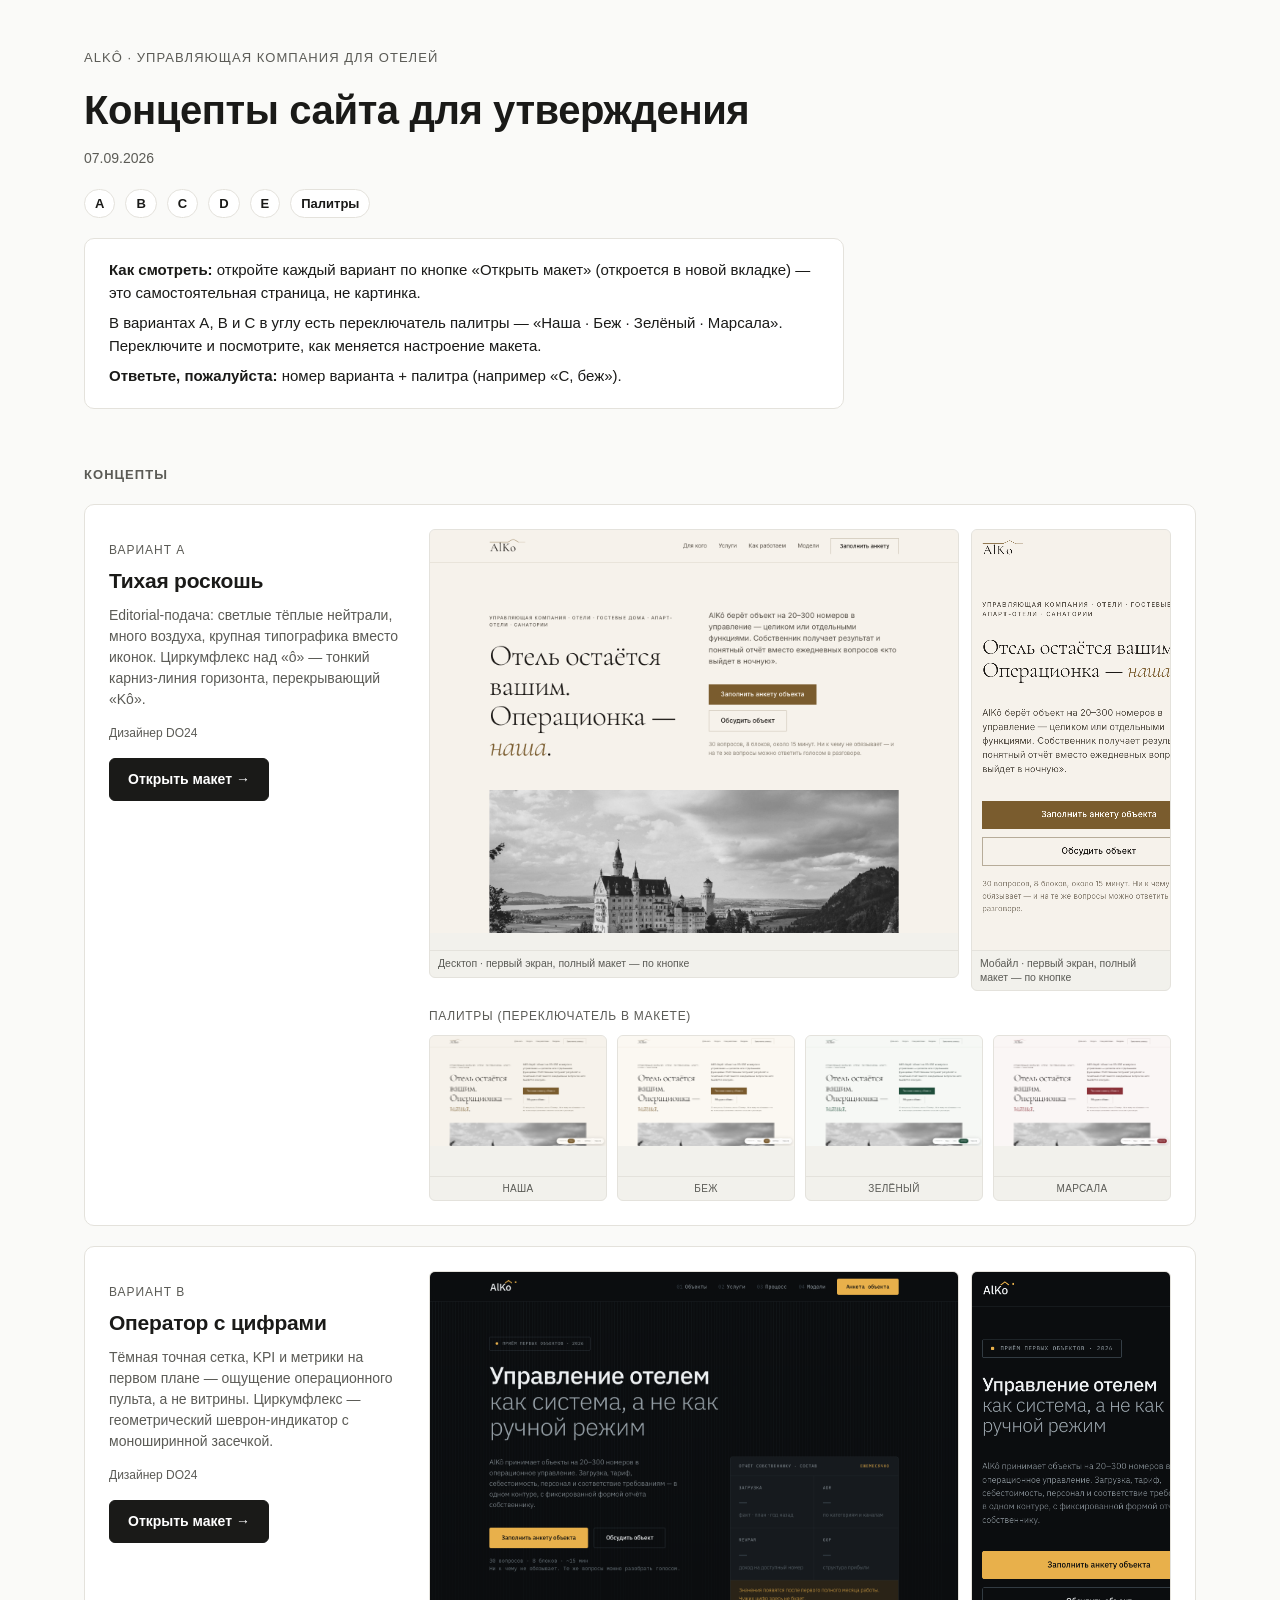
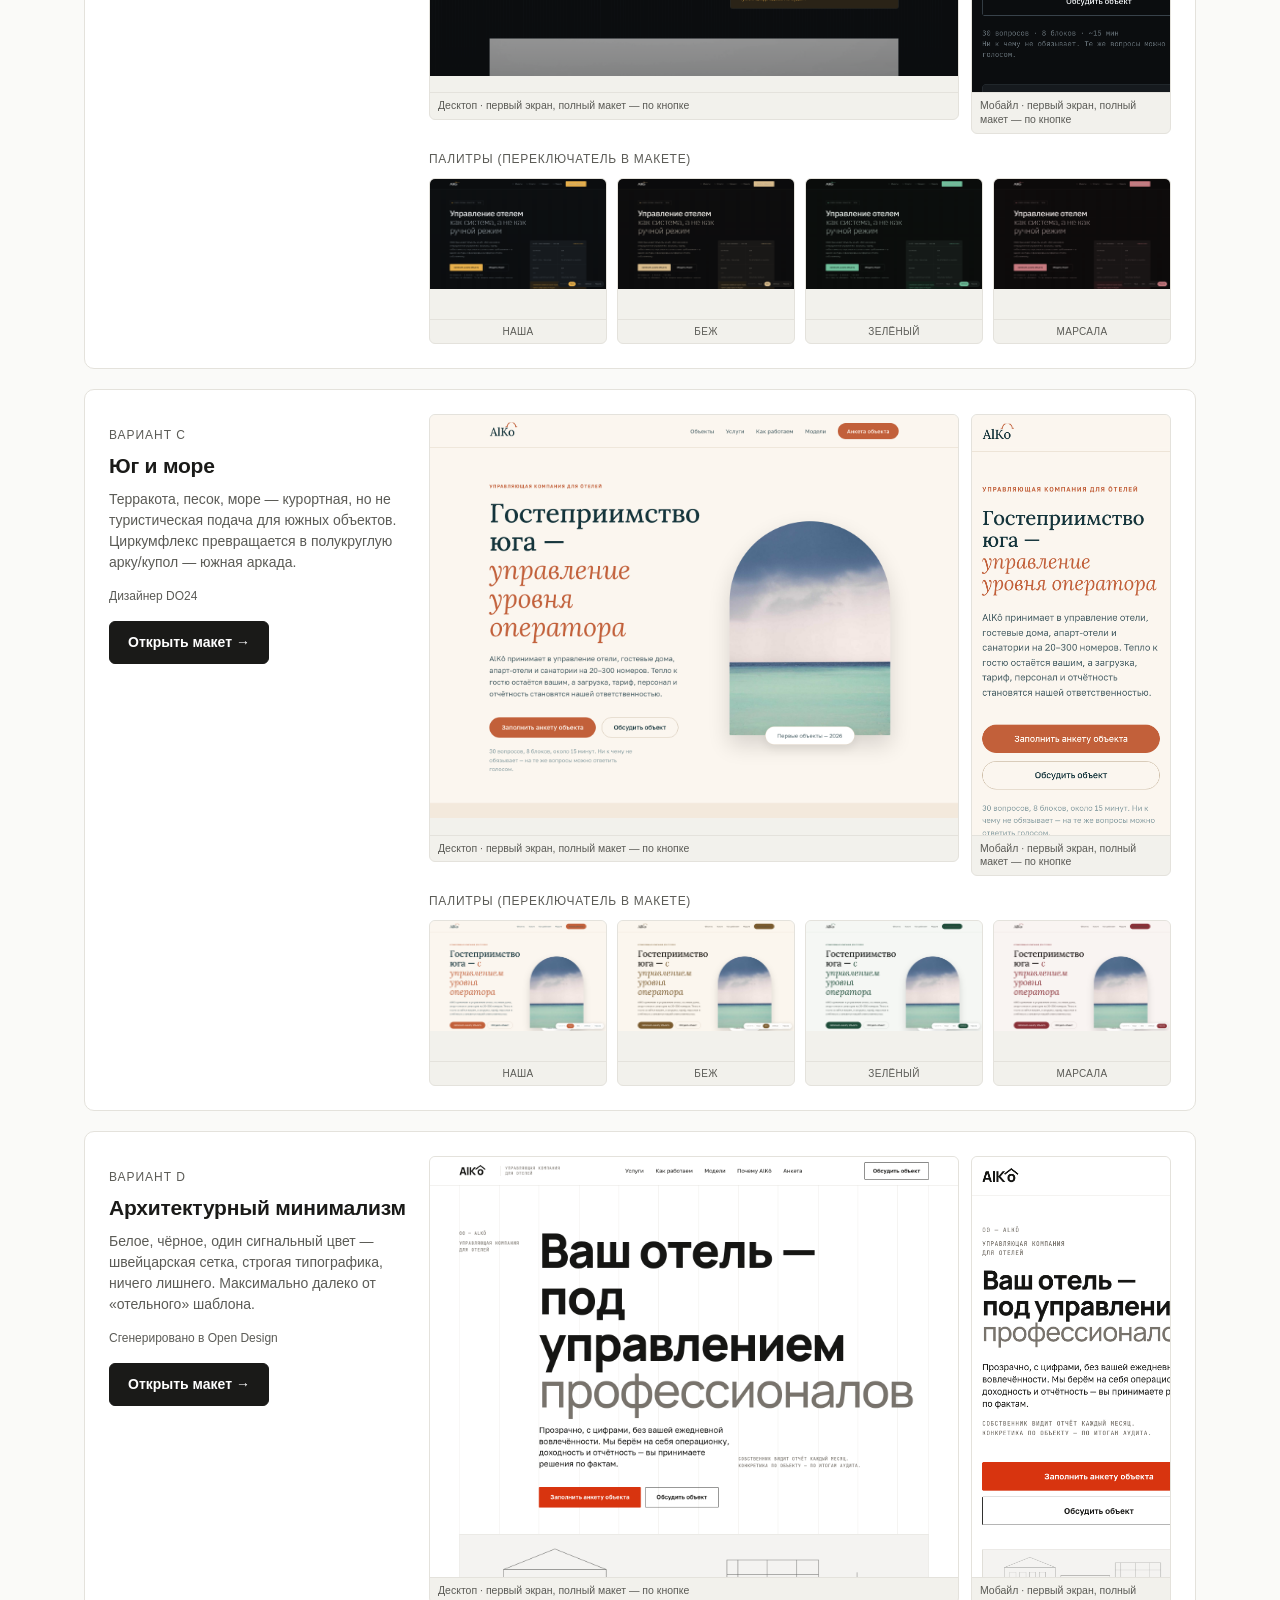
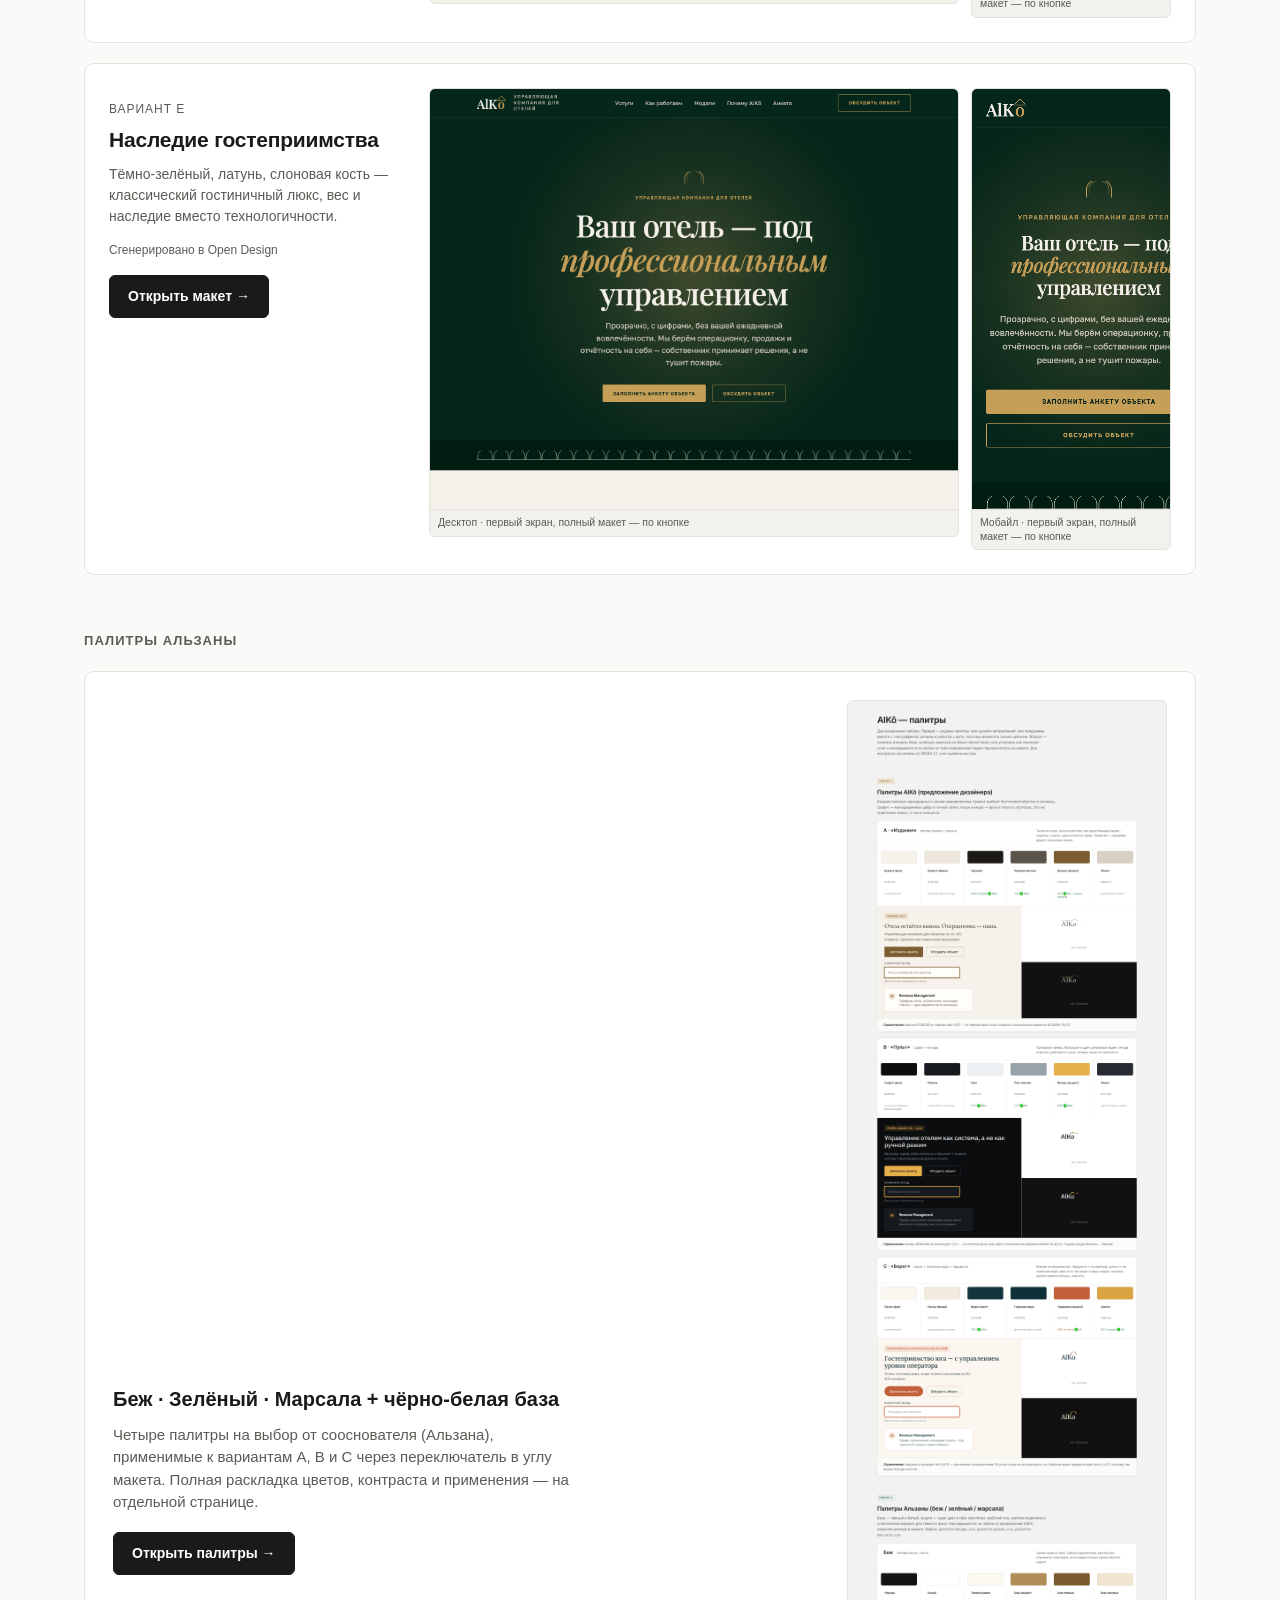
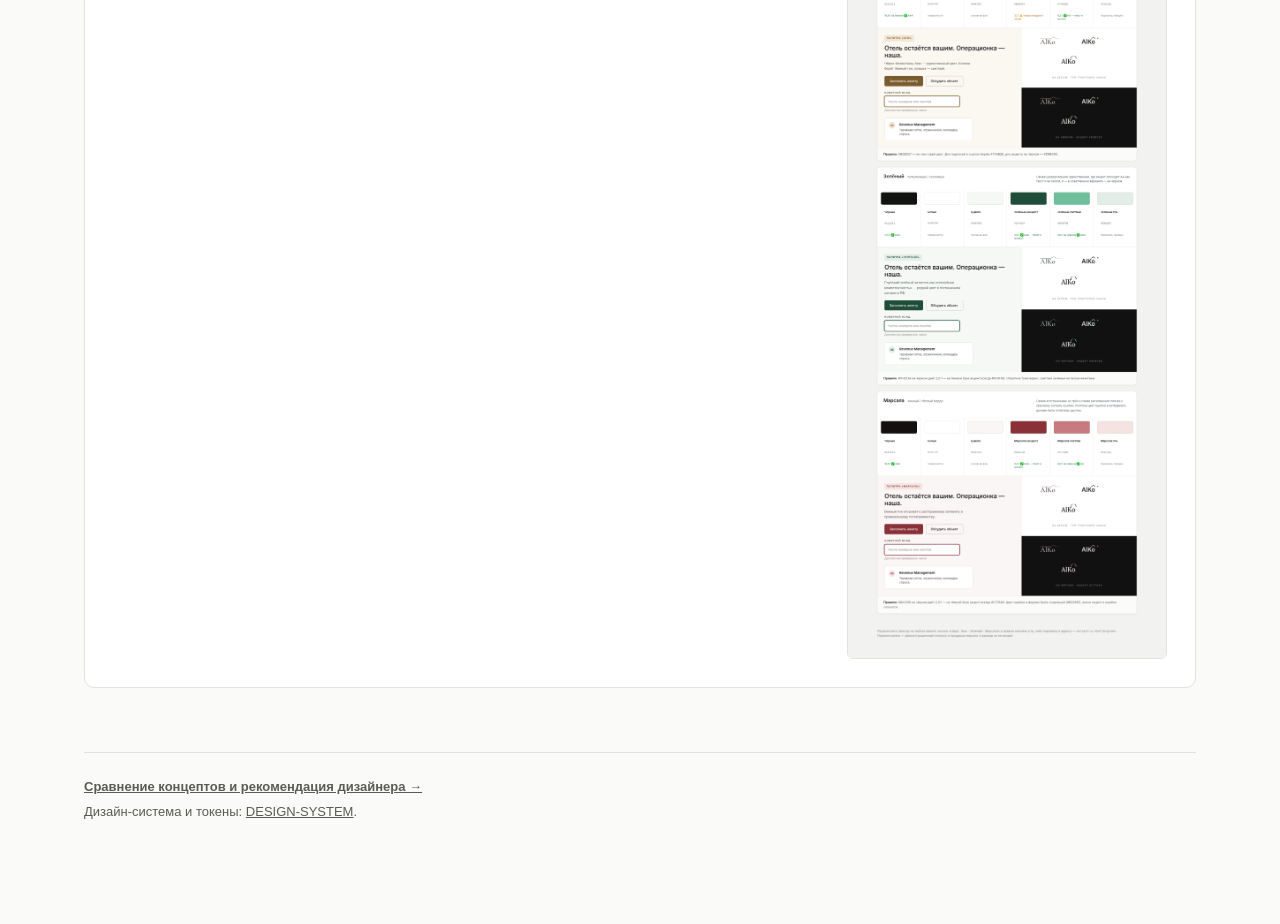
<file: index.html>
<!doctype html>
<html lang="ru">
<head>
<meta charset="utf-8">
<meta name="viewport" content="width=device-width, initial-scale=1">
<title>AlKô — концепты сайта для утверждения</title>
<meta name="robots" content="noindex">
<style>
  :root{
    --bg:#fafaf8; --card:#ffffff; --ink:#1a1a18; --ink-soft:#5b5b56;
    --line:#e4e2dc; --accent:#1a1a18; --accent-ink:#ffffff;
    --radius:10px;
  }
  *{box-sizing:border-box}
  html,body{margin:0;padding:0}
  body{
    background:var(--bg); color:var(--ink);
    font-family:-apple-system,BlinkMacSystemFont,"Segoe UI",Roboto,Helvetica,Arial,sans-serif;
    line-height:1.5;
  }
  a{color:inherit}
  .wrap{max-width:1160px;margin:0 auto;padding:48px 24px 96px}
  header.page{margin-bottom:32px}
  header.page .eyebrow{
    font-size:13px; text-transform:uppercase; letter-spacing:.08em;
    color:var(--ink-soft); margin:0 0 12px;
  }
  header.page h1{font-size:clamp(28px,4vw,40px); margin:0 0 8px; letter-spacing:-.01em}
  header.page .date{font-size:14px; color:var(--ink-soft); margin:0 0 20px}

  nav.jump{
    display:flex; flex-wrap:wrap; gap:6px 10px; align-items:center;
    font-size:13px; margin:0 0 20px;
  }
  nav.jump a{
    text-decoration:none; color:var(--ink); font-weight:600;
    padding:4px 10px; border:1px solid var(--line); border-radius:20px;
    background:var(--card);
  }
  nav.jump a:hover{background:var(--bg)}

  .instructions{
    background:var(--card); border:1px solid var(--line); border-radius:var(--radius);
    padding:20px 24px; font-size:15px; max-width:760px;
  }
  .instructions p{margin:0 0 8px}
  .instructions p:last-child{margin-bottom:0}
  .instructions strong{font-weight:600}

  h2.section-title{
    font-size:13px; text-transform:uppercase; letter-spacing:.08em;
    color:var(--ink-soft); margin:56px 0 20px; font-weight:600;
  }

  .grid{display:grid; grid-template-columns:1fr; gap:20px}
  .card{
    background:var(--card); border:1px solid var(--line); border-radius:var(--radius);
    padding:24px; display:grid; grid-template-columns:1fr; gap:20px;
  }
  .card .meta{display:flex; flex-direction:column; justify-content:center}
  .card .letter{
    font-size:12px; color:var(--ink-soft); letter-spacing:.08em; text-transform:uppercase; margin-bottom:6px;
  }
  .card h3{font-size:21px; margin:0 0 8px; letter-spacing:-.01em}
  .card p.idea{font-size:14px; color:var(--ink-soft); margin:0 0 14px; max-width:60ch}
  .card .source{font-size:12px; color:var(--ink-soft); margin:0 0 16px}
  .btn{
    display:inline-block; align-self:flex-start; text-decoration:none;
    background:var(--accent); color:var(--accent-ink); font-size:14px; font-weight:600;
    padding:10px 18px; border-radius:6px; border:1px solid var(--accent);
    transition:opacity .15s;
  }
  .btn:hover{opacity:.85}

  .shots{display:flex; gap:12px; align-items:flex-start}
  .shot{
    display:block; border:1px solid var(--line); border-radius:6px;
    overflow:hidden; background:#f2f1ec; text-decoration:none;
  }
  .shot .frame{display:block; height:420px; overflow:hidden}
  .shot .frame img{display:block; width:100%; height:auto; object-fit:cover; object-position:top}
  .shot .cap{
    display:block; font-size:10.5px; color:var(--ink-soft); padding:6px 8px;
    border-top:1px solid var(--line); line-height:1.3;
  }
  .shot.desktop{flex:1 1 auto; min-width:0}
  .shot.mobile{flex:0 0 200px; width:200px}

  .palettes-row{margin-top:16px}
  .palettes-row .label{font-size:12px; color:var(--ink-soft); margin:0 0 10px; text-transform:uppercase; letter-spacing:.06em}
  .palette-thumbs{display:grid; grid-template-columns:repeat(4,1fr); gap:10px}
  .palette-thumbs .shot .frame{height:140px}
  .palette-thumbs .shot .cap{font-size:10px; padding:5px 6px; text-align:center; text-transform:uppercase; letter-spacing:.03em}

  @media (min-width:860px){
    .card{grid-template-columns:300px 1fr; align-items:start}
  }

  .alzana{
    background:var(--card); border:1px solid var(--line); border-radius:var(--radius);
    padding:28px; display:grid; grid-template-columns:1fr 320px; gap:28px; align-items:center;
  }
  .alzana .text h3{margin:0 0 10px; font-size:20px}
  .alzana .text p{font-size:15px; color:var(--ink-soft); margin:0 0 18px; max-width:56ch}
  .alzana img{width:100%; height:auto; border:1px solid var(--line); border-radius:6px; display:block}

  footer.page{
    margin-top:64px; padding-top:24px; border-top:1px solid var(--line);
    font-size:13px; color:var(--ink-soft);
  }
  footer.page p{margin:0 0 6px}

  @media (max-width:820px){
    .alzana{grid-template-columns:1fr}
    .alzana img{order:-1}
    .shot.mobile{flex:0 0 140px; width:140px}
    .shot .frame{height:320px}
  }
</style>
</head>
<body>
<div class="wrap">

  <header class="page">
    <p class="eyebrow">AlKô · управляющая компания для отелей</p>
    <h1>Концепты сайта для утверждения</h1>
    <p class="date">07.09.2026</p>

    <nav class="jump" aria-label="Быстрые ссылки">
      <a href="#variant-a">A</a>
      <a href="#variant-b">B</a>
      <a href="#variant-c">C</a>
      <a href="#variant-d">D</a>
      <a href="#variant-e">E</a>
      <a href="#alzana">Палитры</a>
    </nav>

    <div class="instructions">
      <p><strong>Как смотреть:</strong> откройте каждый вариант по кнопке «Открыть макет» (откроется в новой вкладке) — это самостоятельная страница, не картинка.</p>
      <p>В вариантах A, B и C в углу есть переключатель палитры — «Наша · Беж · Зелёный · Марсала». Переключите и посмотрите, как меняется настроение макета.</p>
      <p><strong>Ответьте, пожалуйста:</strong> номер варианта + палитра (например «C, беж»).</p>
    </div>
  </header>

  <h2 class="section-title">Концепты</h2>
  <div class="grid">

    <article class="card" id="variant-a">
      <div class="meta">
        <p class="letter">Вариант A</p>
        <h3>Тихая роскошь</h3>
        <p class="idea">Editorial-подача: светлые тёплые нейтрали, много воздуха, крупная типографика вместо иконок. Циркумфлекс над «ô» — тонкий карниз-линия горизонта, перекрывающий «Kô».</p>
        <p class="source">Дизайнер DO24</p>
        <a class="btn" href="variant-a.html" target="_blank" rel="noopener">Открыть макет →</a>
      </div>
      <div>
        <div class="shots">
          <a class="shot desktop" href="shots/variant-a-desktop.png" target="_blank" rel="noopener">
            <span class="frame"><img src="shots/thumbs/variant-a-desktop.png" width="1200" loading="lazy" alt="Вариант A — десктоп"></span>
            <span class="cap">Десктоп · первый экран, полный макет — по кнопке</span>
          </a>
          <a class="shot mobile" href="shots/variant-a-mobile.png" target="_blank" rel="noopener">
            <span class="frame"><img src="shots/variant-a-mobile.png" width="360" loading="lazy" alt="Вариант A — мобайл"></span>
            <span class="cap">Мобайл · первый экран, полный макет — по кнопке</span>
          </a>
        </div>
        <div class="palettes-row">
          <p class="label">Палитры (переключатель в макете)</p>
          <div class="palette-thumbs">
            <a class="shot" href="shots/variant-a-native.png" target="_blank" rel="noopener"><span class="frame"><img src="shots/variant-a-native.png" width="300" loading="lazy" alt="A — наша палитра"></span><span class="cap">Наша</span></a>
            <a class="shot" href="shots/variant-a-beige.png" target="_blank" rel="noopener"><span class="frame"><img src="shots/variant-a-beige.png" width="300" loading="lazy" alt="A — беж"></span><span class="cap">Беж</span></a>
            <a class="shot" href="shots/variant-a-green.png" target="_blank" rel="noopener"><span class="frame"><img src="shots/variant-a-green.png" width="300" loading="lazy" alt="A — зелёный"></span><span class="cap">Зелёный</span></a>
            <a class="shot" href="shots/variant-a-marsala.png" target="_blank" rel="noopener"><span class="frame"><img src="shots/variant-a-marsala.png" width="300" loading="lazy" alt="A — марсала"></span><span class="cap">Марсала</span></a>
          </div>
        </div>
      </div>
    </article>

    <article class="card" id="variant-b">
      <div class="meta">
        <p class="letter">Вариант B</p>
        <h3>Оператор с цифрами</h3>
        <p class="idea">Тёмная точная сетка, KPI и метрики на первом плане — ощущение операционного пульта, а не витрины. Циркумфлекс — геометрический шеврон-индикатор с моноширинной засечкой.</p>
        <p class="source">Дизайнер DO24</p>
        <a class="btn" href="variant-b.html" target="_blank" rel="noopener">Открыть макет →</a>
      </div>
      <div>
        <div class="shots">
          <a class="shot desktop" href="shots/variant-b-desktop.png" target="_blank" rel="noopener">
            <span class="frame"><img src="shots/thumbs/variant-b-desktop.png" width="1200" loading="lazy" alt="Вариант B — десктоп"></span>
            <span class="cap">Десктоп · первый экран, полный макет — по кнопке</span>
          </a>
          <a class="shot mobile" href="shots/variant-b-mobile.png" target="_blank" rel="noopener">
            <span class="frame"><img src="shots/variant-b-mobile.png" width="360" loading="lazy" alt="Вариант B — мобайл"></span>
            <span class="cap">Мобайл · первый экран, полный макет — по кнопке</span>
          </a>
        </div>
        <div class="palettes-row">
          <p class="label">Палитры (переключатель в макете)</p>
          <div class="palette-thumbs">
            <a class="shot" href="shots/variant-b-native.png" target="_blank" rel="noopener"><span class="frame"><img src="shots/variant-b-native.png" width="300" loading="lazy" alt="B — наша палитра"></span><span class="cap">Наша</span></a>
            <a class="shot" href="shots/variant-b-beige.png" target="_blank" rel="noopener"><span class="frame"><img src="shots/variant-b-beige.png" width="300" loading="lazy" alt="B — беж"></span><span class="cap">Беж</span></a>
            <a class="shot" href="shots/variant-b-green.png" target="_blank" rel="noopener"><span class="frame"><img src="shots/variant-b-green.png" width="300" loading="lazy" alt="B — зелёный"></span><span class="cap">Зелёный</span></a>
            <a class="shot" href="shots/variant-b-marsala.png" target="_blank" rel="noopener"><span class="frame"><img src="shots/variant-b-marsala.png" width="300" loading="lazy" alt="B — марсала"></span><span class="cap">Марсала</span></a>
          </div>
        </div>
      </div>
    </article>

    <article class="card" id="variant-c">
      <div class="meta">
        <p class="letter">Вариант C</p>
        <h3>Юг и море</h3>
        <p class="idea">Терракота, песок, море — курортная, но не туристическая подача для южных объектов. Циркумфлекс превращается в полукруглую арку/купол — южная аркада.</p>
        <p class="source">Дизайнер DO24</p>
        <a class="btn" href="variant-c.html" target="_blank" rel="noopener">Открыть макет →</a>
      </div>
      <div>
        <div class="shots">
          <a class="shot desktop" href="shots/variant-c-desktop.png" target="_blank" rel="noopener">
            <span class="frame"><img src="shots/thumbs/variant-c-desktop.png" width="1200" loading="lazy" alt="Вариант C — десктоп"></span>
            <span class="cap">Десктоп · первый экран, полный макет — по кнопке</span>
          </a>
          <a class="shot mobile" href="shots/variant-c-mobile.png" target="_blank" rel="noopener">
            <span class="frame"><img src="shots/thumbs/variant-c-mobile.png" width="360" loading="lazy" alt="Вариант C — мобайл"></span>
            <span class="cap">Мобайл · первый экран, полный макет — по кнопке</span>
          </a>
        </div>
        <div class="palettes-row">
          <p class="label">Палитры (переключатель в макете)</p>
          <div class="palette-thumbs">
            <a class="shot" href="shots/variant-c-native.png" target="_blank" rel="noopener"><span class="frame"><img src="shots/variant-c-native.png" width="300" loading="lazy" alt="C — наша палитра"></span><span class="cap">Наша</span></a>
            <a class="shot" href="shots/variant-c-beige.png" target="_blank" rel="noopener"><span class="frame"><img src="shots/variant-c-beige.png" width="300" loading="lazy" alt="C — беж"></span><span class="cap">Беж</span></a>
            <a class="shot" href="shots/variant-c-green.png" target="_blank" rel="noopener"><span class="frame"><img src="shots/variant-c-green.png" width="300" loading="lazy" alt="C — зелёный"></span><span class="cap">Зелёный</span></a>
            <a class="shot" href="shots/variant-c-marsala.png" target="_blank" rel="noopener"><span class="frame"><img src="shots/variant-c-marsala.png" width="300" loading="lazy" alt="C — марсала"></span><span class="cap">Марсала</span></a>
          </div>
        </div>
      </div>
    </article>

    <article class="card" id="variant-d">
      <div class="meta">
        <p class="letter">Вариант D</p>
        <h3>Архитектурный минимализм</h3>
        <p class="idea">Белое, чёрное, один сигнальный цвет — швейцарская сетка, строгая типографика, ничего лишнего. Максимально далеко от «отельного» шаблона.</p>
        <p class="source">Сгенерировано в Open Design</p>
        <a class="btn" href="variant-d.html" target="_blank" rel="noopener">Открыть макет →</a>
      </div>
      <div>
        <div class="shots">
          <a class="shot desktop" href="shots/variant-d-desktop.png" target="_blank" rel="noopener">
            <span class="frame"><img src="shots/variant-d-desktop.png" width="1200" loading="lazy" alt="Вариант D — десктоп"></span>
            <span class="cap">Десктоп · первый экран, полный макет — по кнопке</span>
          </a>
          <a class="shot mobile" href="shots/variant-d-mobile.png" target="_blank" rel="noopener">
            <span class="frame"><img src="shots/variant-d-mobile.png" width="360" loading="lazy" alt="Вариант D — мобайл"></span>
            <span class="cap">Мобайл · первый экран, полный макет — по кнопке</span>
          </a>
        </div>
      </div>
    </article>

    <article class="card" id="variant-e">
      <div class="meta">
        <p class="letter">Вариант E</p>
        <h3>Наследие гостеприимства</h3>
        <p class="idea">Тёмно-зелёный, латунь, слоновая кость — классический гостиничный люкс, вес и наследие вместо технологичности.</p>
        <p class="source">Сгенерировано в Open Design</p>
        <a class="btn" href="variant-e.html" target="_blank" rel="noopener">Открыть макет →</a>
      </div>
      <div>
        <div class="shots">
          <a class="shot desktop" href="shots/variant-e-desktop.png" target="_blank" rel="noopener">
            <span class="frame"><img src="shots/variant-e-desktop.png" width="1200" loading="lazy" alt="Вариант E — десктоп"></span>
            <span class="cap">Десктоп · первый экран, полный макет — по кнопке</span>
          </a>
          <a class="shot mobile" href="shots/variant-e-mobile.png" target="_blank" rel="noopener">
            <span class="frame"><img src="shots/variant-e-mobile.png" width="360" loading="lazy" alt="Вариант E — мобайл"></span>
            <span class="cap">Мобайл · первый экран, полный макет — по кнопке</span>
          </a>
        </div>
      </div>
    </article>

  </div>

  <h2 class="section-title" id="alzana">Палитры Альзаны</h2>
  <div class="alzana">
    <div class="text">
      <h3>Беж · Зелёный · Марсала + чёрно-белая база</h3>
      <p>Четыре палитры на выбор от сооснователя (Альзана), применимые к вариантам A, B и C через переключатель в углу макета. Полная раскладка цветов, контраста и применения — на отдельной странице.</p>
      <a class="btn" href="PALETTES.html" target="_blank" rel="noopener">Открыть палитры →</a>
    </div>
    <a href="shots/palettes.png" target="_blank" rel="noopener"><img src="shots/palettes.png" loading="lazy" alt="Палитры Альзаны — обзор"></a>
  </div>

  <footer class="page">
    <p><a href="VARIANTS.html" target="_blank"><strong>Сравнение концептов и рекомендация дизайнера →</strong></a></p>
    <p>Дизайн-система и токены: <a href="DESIGN-SYSTEM.html" target="_blank">DESIGN-SYSTEM</a>.</p>
  </footer>

</div>
</body>
</html>
</file>
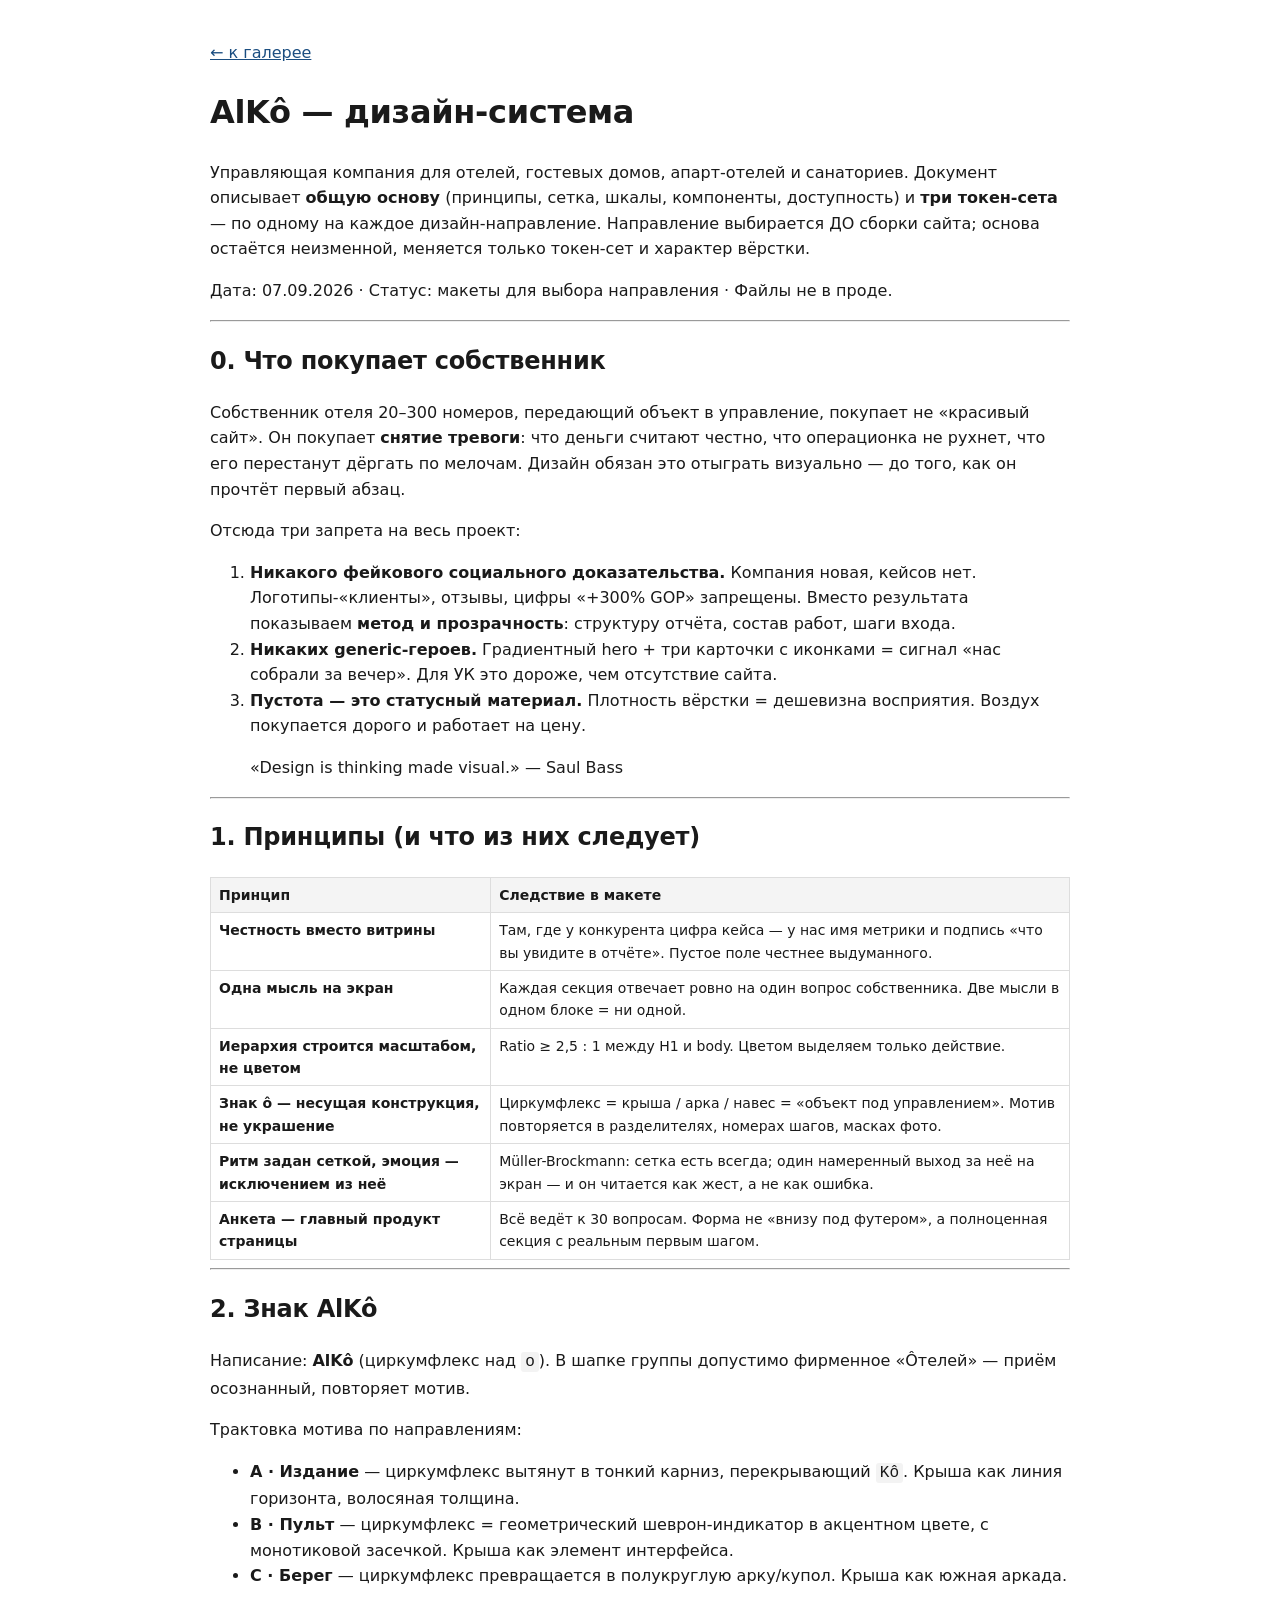
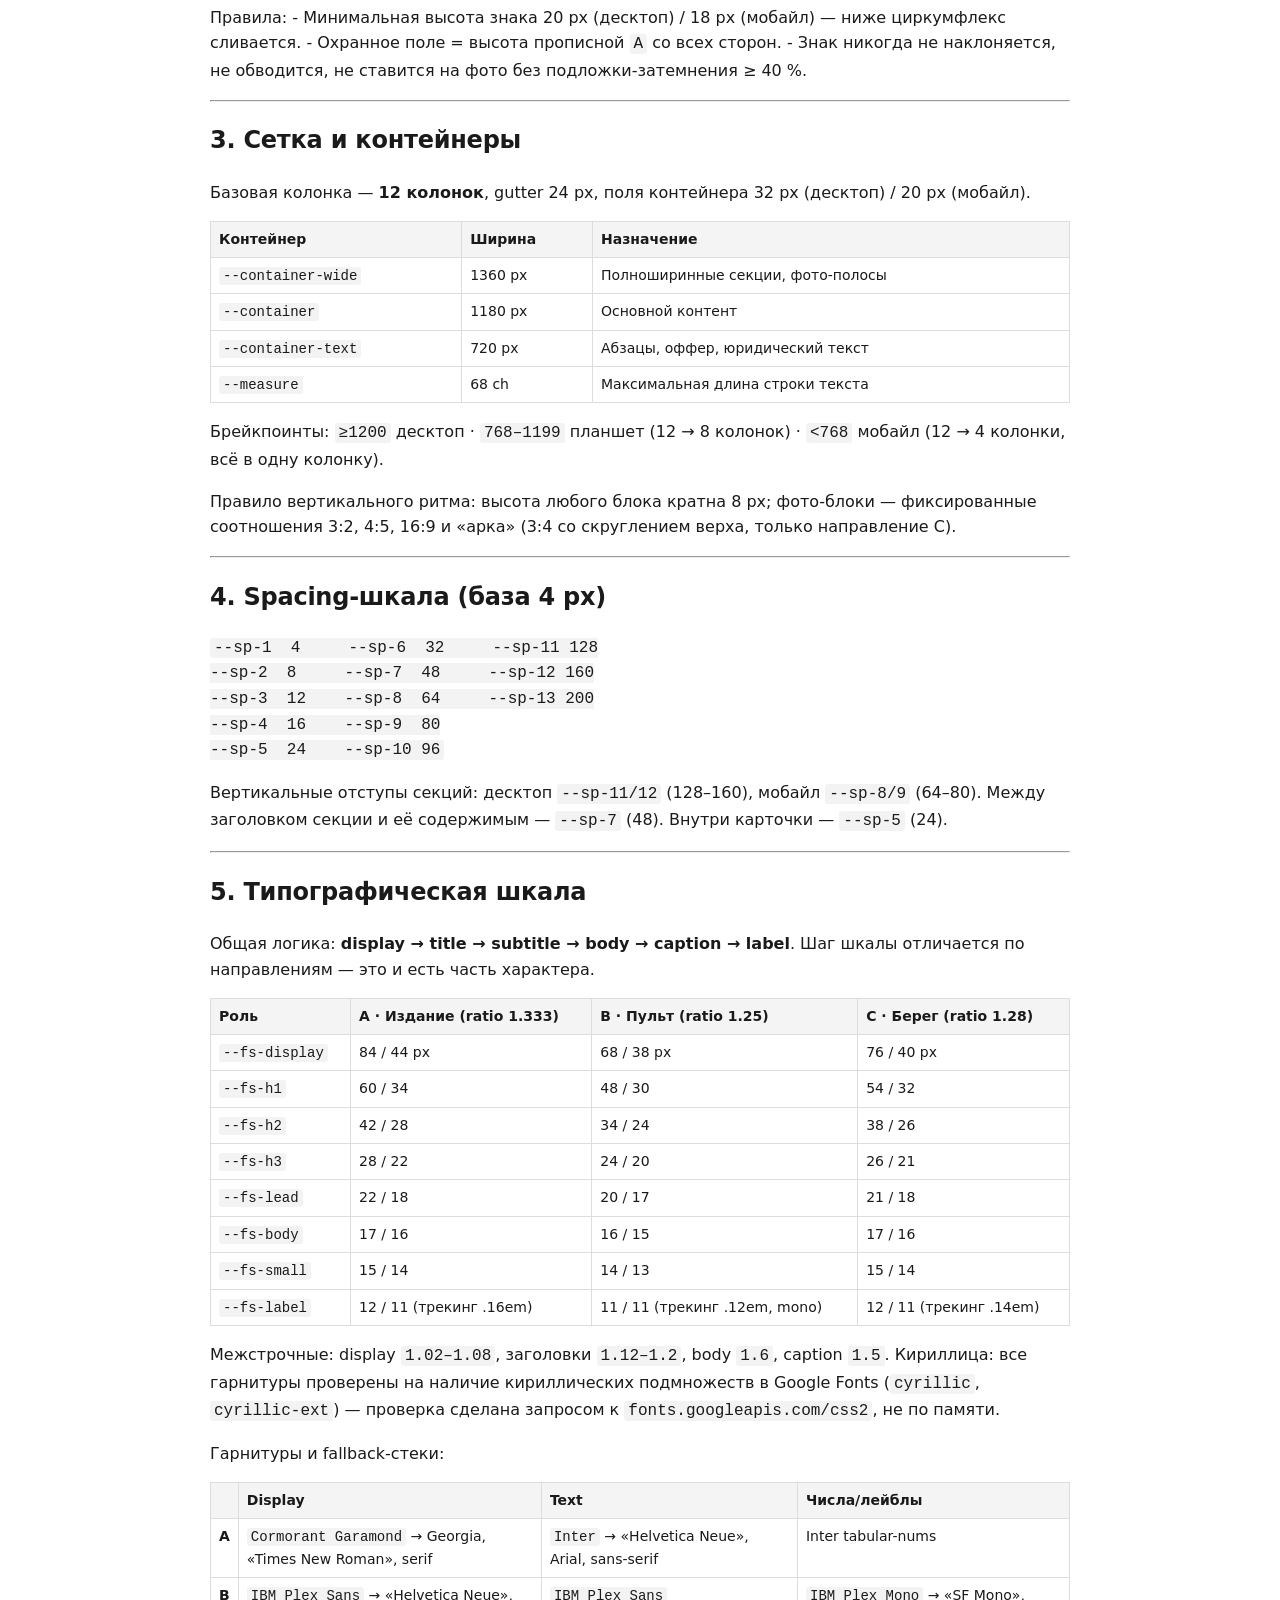
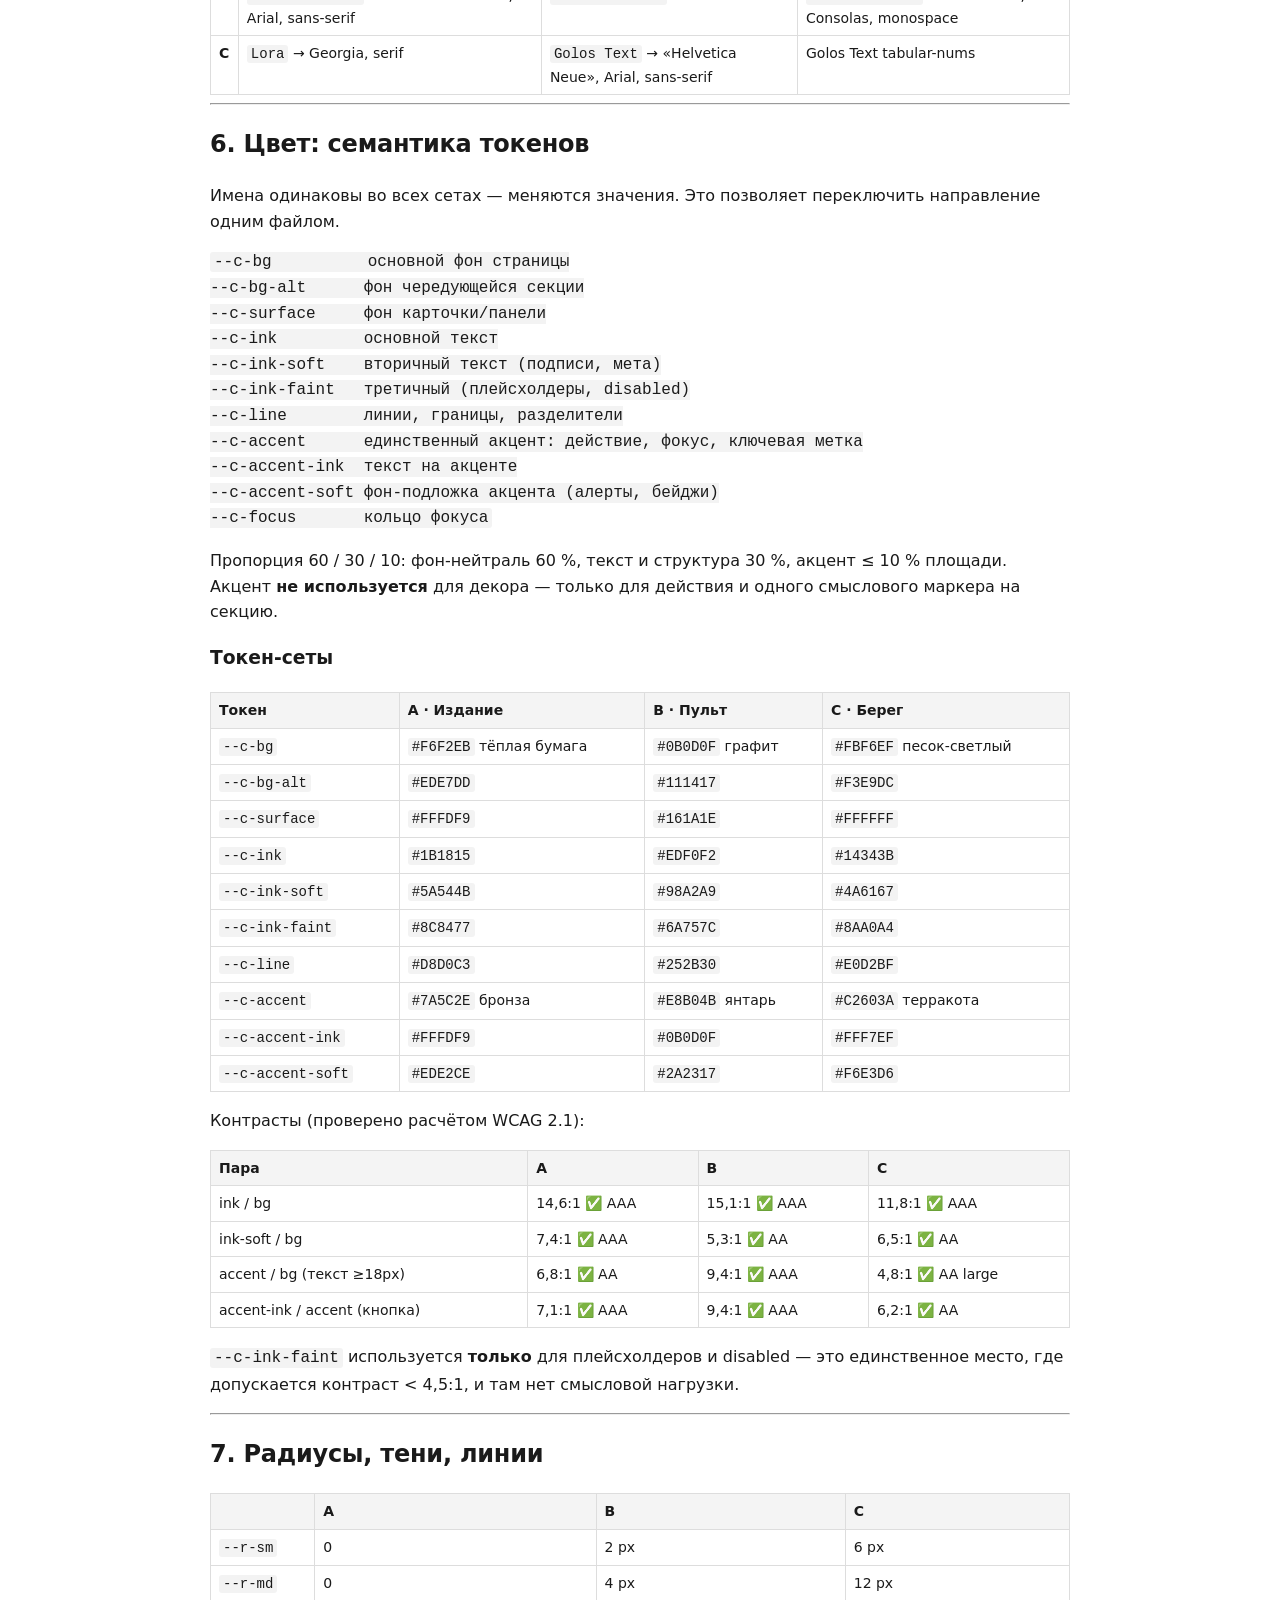
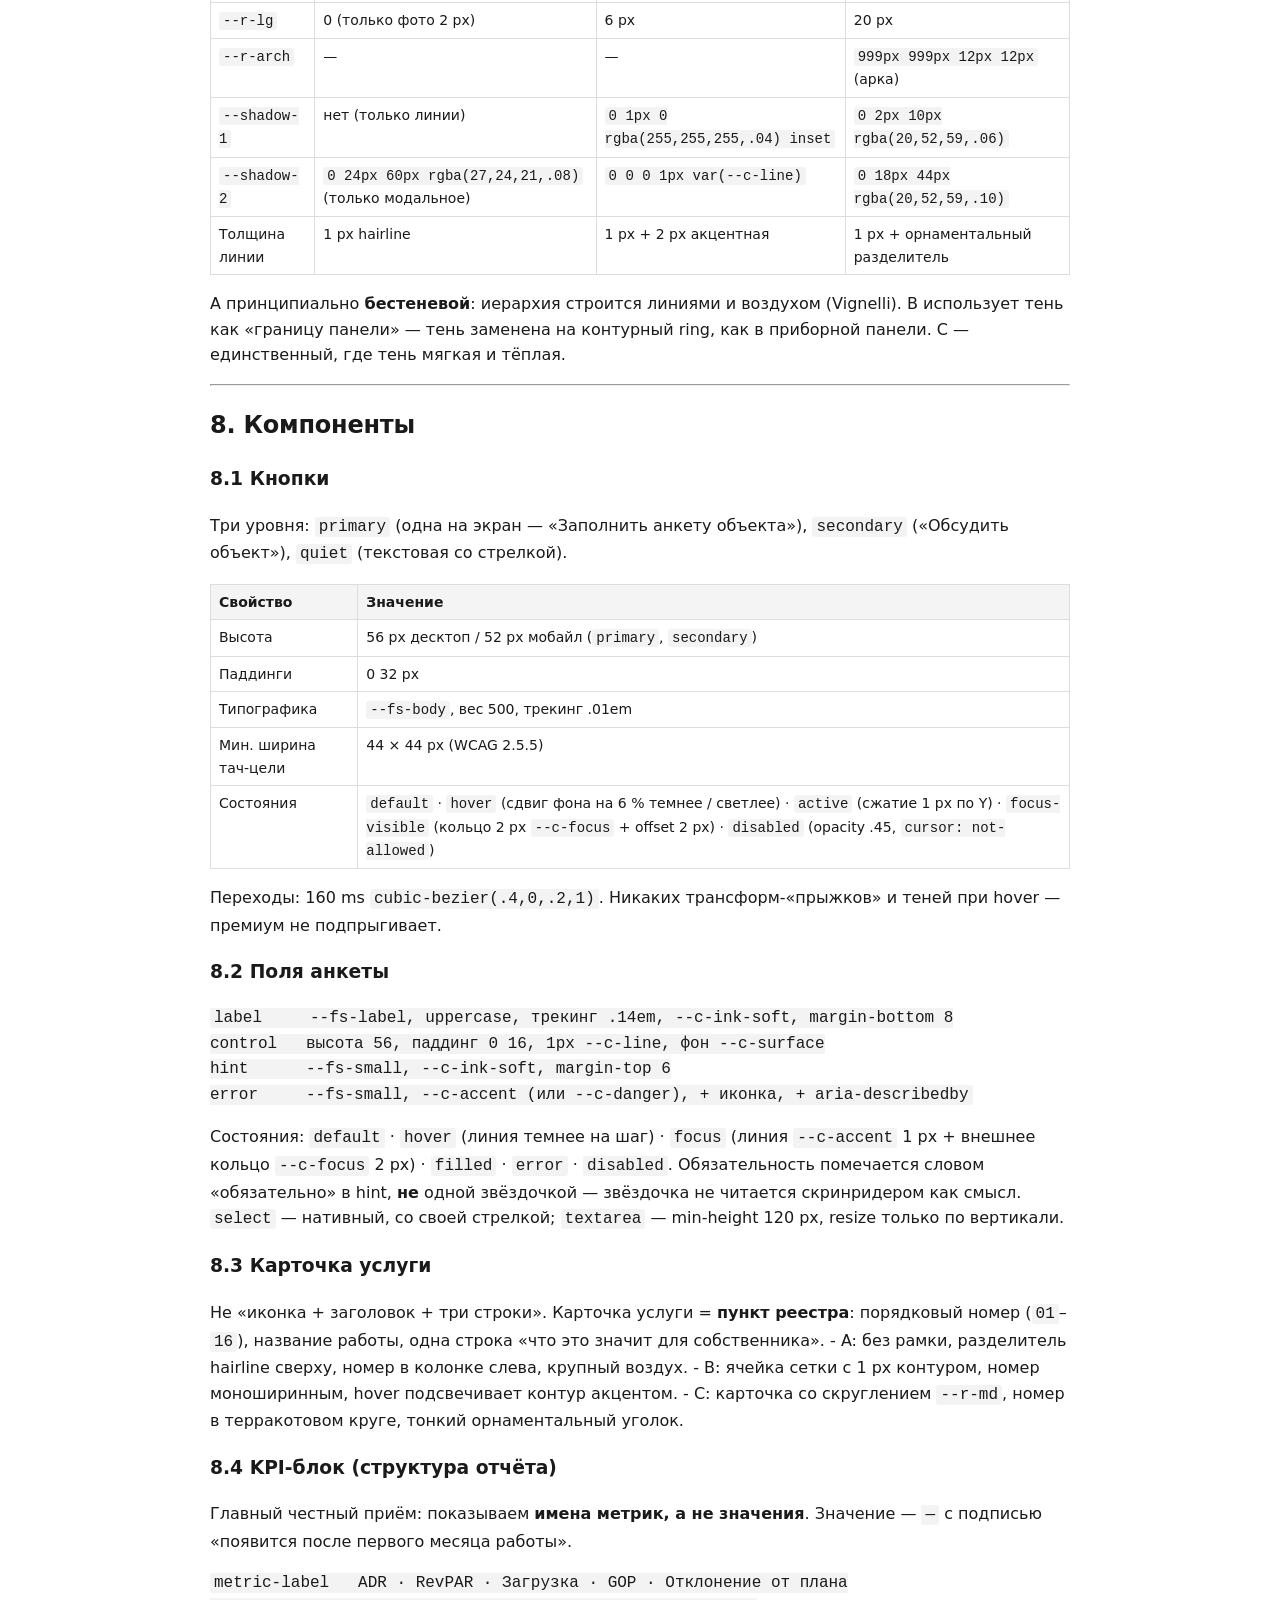
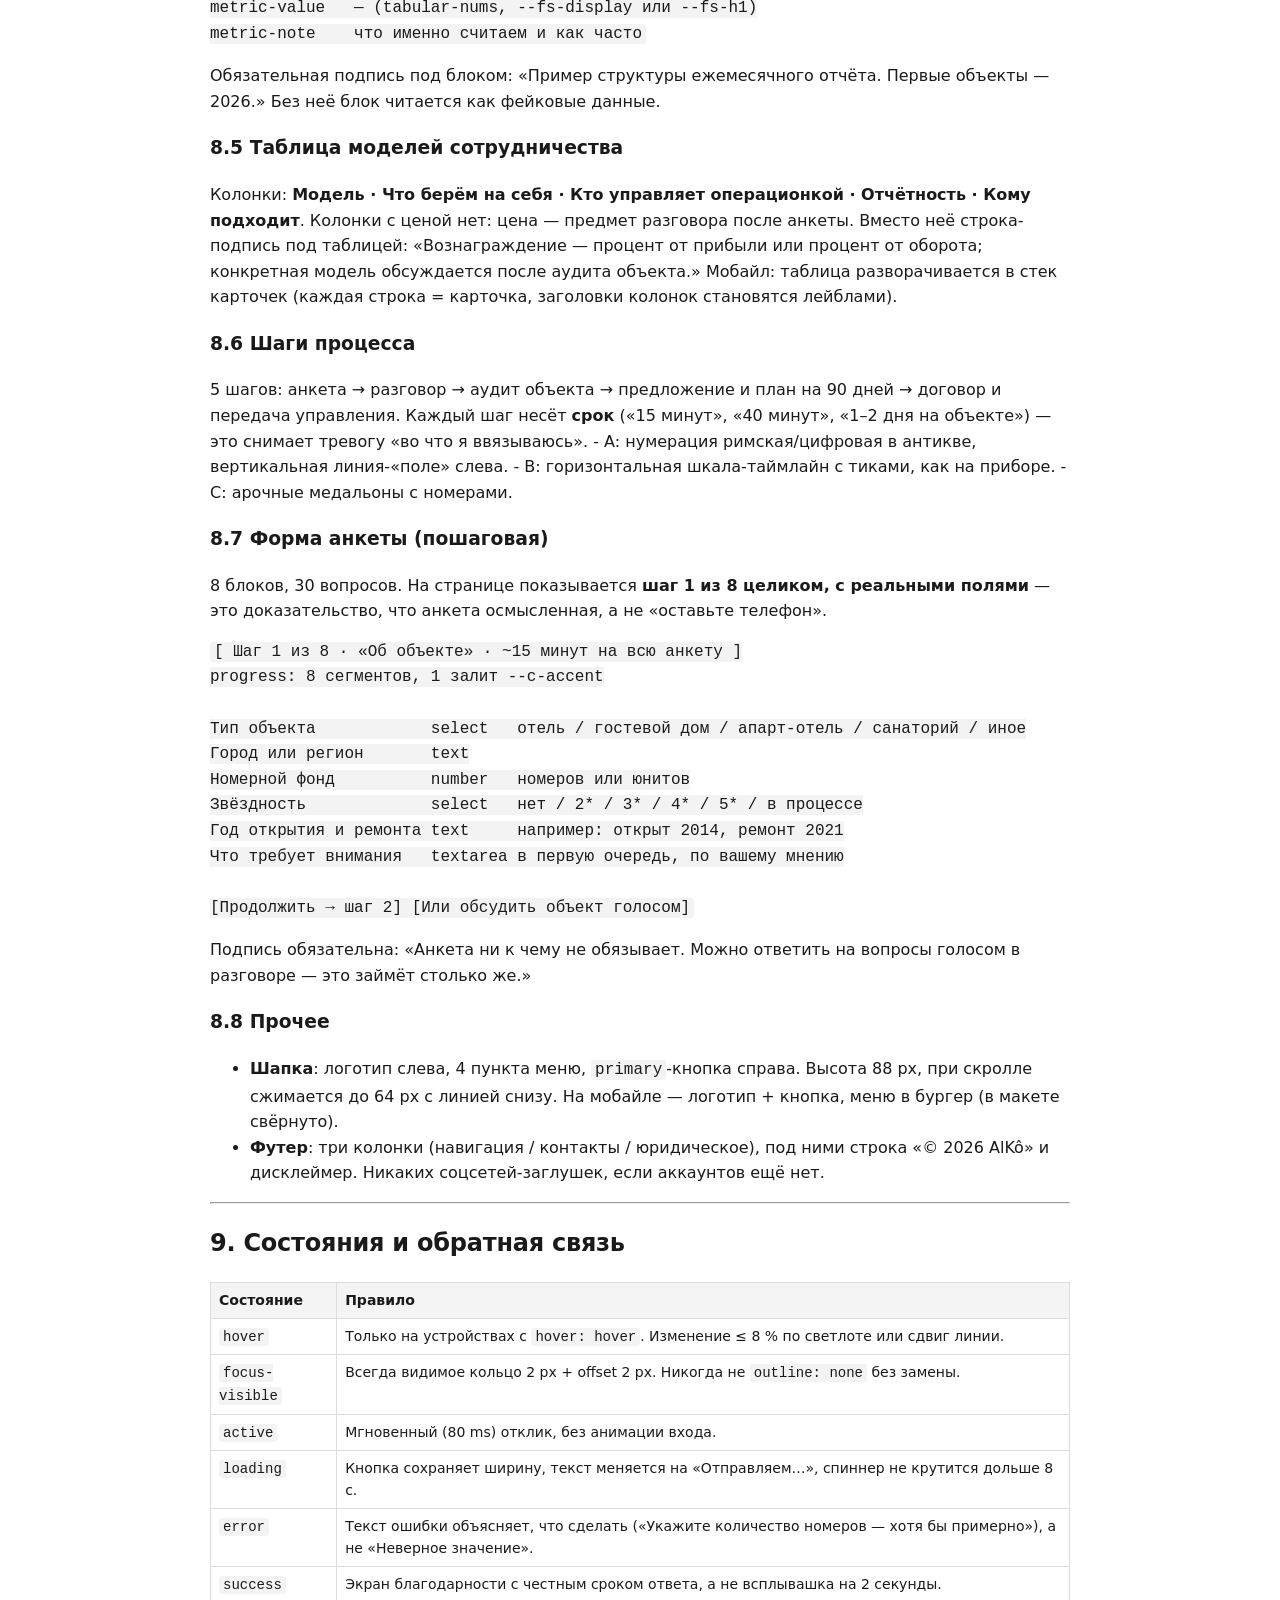
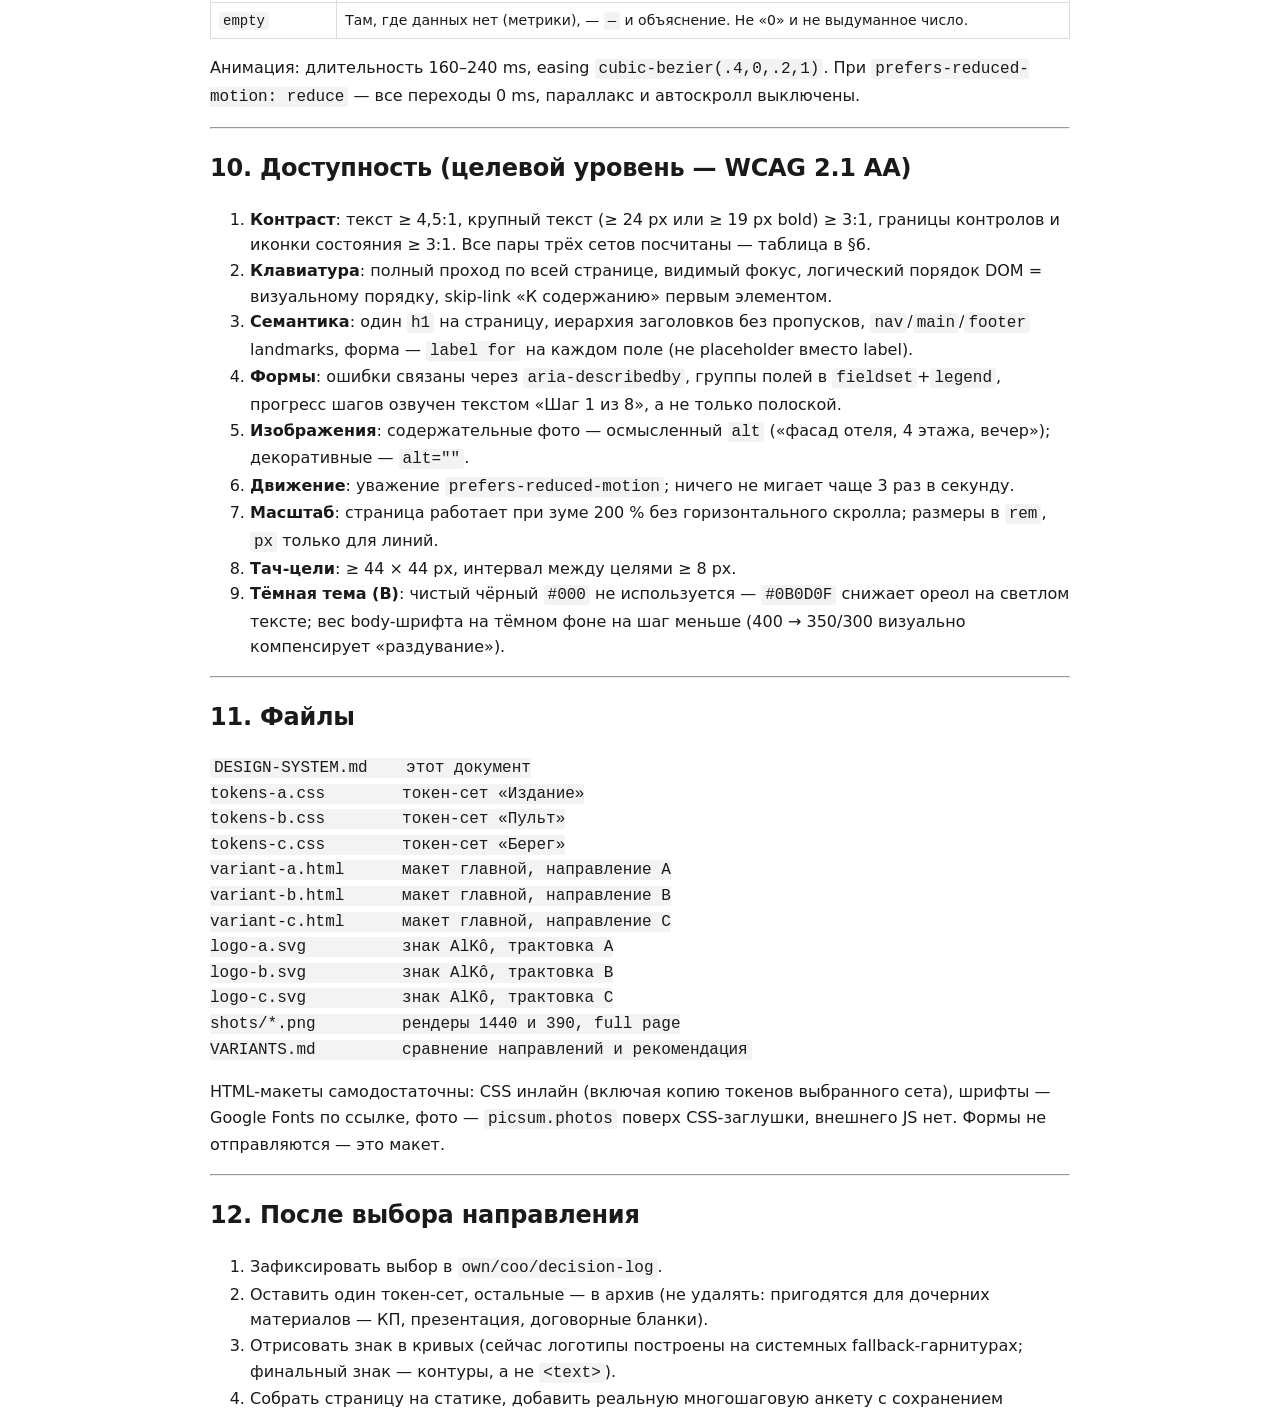
<file: DESIGN-SYSTEM.html>
<!doctype html><html lang="ru"><meta charset="utf-8"><meta name="viewport" content="width=device-width,initial-scale=1"><title>AlKô — дизайн-система</title><style>body{max-width:860px;margin:40px auto;padding:0 20px;font:16px/1.6 -apple-system,Inter,system-ui,sans-serif;color:#1a1a1a}table{border-collapse:collapse;font-size:14px;width:100%}td,th{border:1px solid #ddd;padding:6px 8px;vertical-align:top}th{background:#f4f4f4;text-align:left}h1,h2{letter-spacing:-.01em}code{background:#f3f3f3;padding:1px 4px;border-radius:3px}a{color:#1a4d80}</style><p><a href="./">← к галерее</a></p><h1>AlKô — дизайн-система</h1>
<p>Управляющая компания для отелей, гостевых домов, апарт-отелей и санаториев.
Документ описывает <strong>общую основу</strong> (принципы, сетка, шкалы, компоненты, доступность) и <strong>три токен-сета</strong> — по одному на каждое дизайн-направление. Направление выбирается ДО сборки сайта; основа остаётся неизменной, меняется только токен-сет и характер вёрстки.</p>
<p>Дата: 07.09.2026 · Статус: макеты для выбора направления · Файлы не в проде.</p>
<hr />
<h2>0. Что покупает собственник</h2>
<p>Собственник отеля 20–300 номеров, передающий объект в управление, покупает не «красивый сайт». Он покупает <strong>снятие тревоги</strong>: что деньги считают честно, что операционка не рухнет, что его перестанут дёргать по мелочам. Дизайн обязан это отыграть визуально — до того, как он прочтёт первый абзац.</p>
<p>Отсюда три запрета на весь проект:</p>
<ol>
<li><strong>Никакого фейкового социального доказательства.</strong> Компания новая, кейсов нет. Логотипы-«клиенты», отзывы, цифры «+300% GOP» запрещены. Вместо результата показываем <strong>метод и прозрачность</strong>: структуру отчёта, состав работ, шаги входа.</li>
<li><strong>Никаких generic-героев.</strong> Градиентный hero + три карточки с иконками = сигнал «нас собрали за вечер». Для УК это дороже, чем отсутствие сайта.</li>
<li><strong>Пустота — это статусный материал.</strong> Плотность вёрстки = дешевизна восприятия. Воздух покупается дорого и работает на цену.</li>
</ol>
<blockquote>
<p>«Design is thinking made visual.» — Saul Bass</p>
</blockquote>
<hr />
<h2>1. Принципы (и что из них следует)</h2>
<table>
<thead>
<tr>
<th>Принцип</th>
<th>Следствие в макете</th>
</tr>
</thead>
<tbody>
<tr>
<td><strong>Честность вместо витрины</strong></td>
<td>Там, где у конкурента цифра кейса — у нас имя метрики и подпись «что вы увидите в отчёте». Пустое поле честнее выдуманного.</td>
</tr>
<tr>
<td><strong>Одна мысль на экран</strong></td>
<td>Каждая секция отвечает ровно на один вопрос собственника. Две мысли в одном блоке = ни одной.</td>
</tr>
<tr>
<td><strong>Иерархия строится масштабом, не цветом</strong></td>
<td>Ratio ≥ 2,5 : 1 между H1 и body. Цветом выделяем только действие.</td>
</tr>
<tr>
<td><strong>Знак ô — несущая конструкция, не украшение</strong></td>
<td>Циркумфлекс = крыша / арка / навес = «объект под управлением». Мотив повторяется в разделителях, номерах шагов, масках фото.</td>
</tr>
<tr>
<td><strong>Ритм задан сеткой, эмоция — исключением из неё</strong></td>
<td>Müller-Brockmann: сетка есть всегда; один намеренный выход за неё на экран — и он читается как жест, а не как ошибка.</td>
</tr>
<tr>
<td><strong>Анкета — главный продукт страницы</strong></td>
<td>Всё ведёт к 30 вопросам. Форма не «внизу под футером», а полноценная секция с реальным первым шагом.</td>
</tr>
</tbody>
</table>
<hr />
<h2>2. Знак AlKô</h2>
<p>Написание: <strong>AlKô</strong> (циркумфлекс над <code>o</code>). В шапке группы допустимо фирменное «Ôтелей» — приём осознанный, повторяет мотив.</p>
<p>Трактовка мотива по направлениям:</p>
<ul>
<li><strong>A · Издание</strong> — циркумфлекс вытянут в тонкий карниз, перекрывающий <code>Kô</code>. Крыша как линия горизонта, волосяная толщина.</li>
<li><strong>B · Пульт</strong> — циркумфлекс = геометрический шеврон-индикатор в акцентном цвете, с монотиковой засечкой. Крыша как элемент интерфейса.</li>
<li><strong>C · Берег</strong> — циркумфлекс превращается в полукруглую арку/купол. Крыша как южная аркада.</li>
</ul>
<p>Правила:
- Минимальная высота знака 20 px (десктоп) / 18 px (мобайл) — ниже циркумфлекс сливается.
- Охранное поле = высота прописной <code>A</code> со всех сторон.
- Знак никогда не наклоняется, не обводится, не ставится на фото без подложки-затемнения ≥ 40 %.</p>
<hr />
<h2>3. Сетка и контейнеры</h2>
<p>Базовая колонка — <strong>12 колонок</strong>, gutter 24 px, поля контейнера 32 px (десктоп) / 20 px (мобайл).</p>
<table>
<thead>
<tr>
<th>Контейнер</th>
<th>Ширина</th>
<th>Назначение</th>
</tr>
</thead>
<tbody>
<tr>
<td><code>--container-wide</code></td>
<td>1360 px</td>
<td>Полноширинные секции, фото-полосы</td>
</tr>
<tr>
<td><code>--container</code></td>
<td>1180 px</td>
<td>Основной контент</td>
</tr>
<tr>
<td><code>--container-text</code></td>
<td>720 px</td>
<td>Абзацы, оффер, юридический текст</td>
</tr>
<tr>
<td><code>--measure</code></td>
<td>68 ch</td>
<td>Максимальная длина строки текста</td>
</tr>
</tbody>
</table>
<p>Брейкпоинты: <code>≥1200</code> десктоп · <code>768–1199</code> планшет (12 → 8 колонок) · <code>&lt;768</code> мобайл (12 → 4 колонки, всё в одну колонку).</p>
<p>Правило вертикального ритма: высота любого блока кратна 8 px; фото-блоки — фиксированные соотношения 3:2, 4:5, 16:9 и «арка» (3:4 со скруглением верха, только направление C).</p>
<hr />
<h2>4. Spacing-шкала (база 4 px)</h2>
<pre><code>--sp-1  4     --sp-6  32     --sp-11 128
--sp-2  8     --sp-7  48     --sp-12 160
--sp-3  12    --sp-8  64     --sp-13 200
--sp-4  16    --sp-9  80
--sp-5  24    --sp-10 96
</code></pre>
<p>Вертикальные отступы секций: десктоп <code>--sp-11/12</code> (128–160), мобайл <code>--sp-8/9</code> (64–80). Между заголовком секции и её содержимым — <code>--sp-7</code> (48). Внутри карточки — <code>--sp-5</code> (24).</p>
<hr />
<h2>5. Типографическая шкала</h2>
<p>Общая логика: <strong>display → title → subtitle → body → caption → label</strong>. Шаг шкалы отличается по направлениям — это и есть часть характера.</p>
<table>
<thead>
<tr>
<th>Роль</th>
<th>A · Издание (ratio 1.333)</th>
<th>B · Пульт (ratio 1.25)</th>
<th>C · Берег (ratio 1.28)</th>
</tr>
</thead>
<tbody>
<tr>
<td><code>--fs-display</code></td>
<td>84 / 44 px</td>
<td>68 / 38 px</td>
<td>76 / 40 px</td>
</tr>
<tr>
<td><code>--fs-h1</code></td>
<td>60 / 34</td>
<td>48 / 30</td>
<td>54 / 32</td>
</tr>
<tr>
<td><code>--fs-h2</code></td>
<td>42 / 28</td>
<td>34 / 24</td>
<td>38 / 26</td>
</tr>
<tr>
<td><code>--fs-h3</code></td>
<td>28 / 22</td>
<td>24 / 20</td>
<td>26 / 21</td>
</tr>
<tr>
<td><code>--fs-lead</code></td>
<td>22 / 18</td>
<td>20 / 17</td>
<td>21 / 18</td>
</tr>
<tr>
<td><code>--fs-body</code></td>
<td>17 / 16</td>
<td>16 / 15</td>
<td>17 / 16</td>
</tr>
<tr>
<td><code>--fs-small</code></td>
<td>15 / 14</td>
<td>14 / 13</td>
<td>15 / 14</td>
</tr>
<tr>
<td><code>--fs-label</code></td>
<td>12 / 11 (трекинг .16em)</td>
<td>11 / 11 (трекинг .12em, mono)</td>
<td>12 / 11 (трекинг .14em)</td>
</tr>
</tbody>
</table>
<p>Межстрочные: display <code>1.02–1.08</code>, заголовки <code>1.12–1.2</code>, body <code>1.6</code>, caption <code>1.5</code>.
Кириллица: все гарнитуры проверены на наличие кириллических подмножеств в Google Fonts (<code>cyrillic</code>, <code>cyrillic-ext</code>) — проверка сделана запросом к <code>fonts.googleapis.com/css2</code>, не по памяти.</p>
<p>Гарнитуры и fallback-стеки:</p>
<table>
<thead>
<tr>
<th></th>
<th>Display</th>
<th>Text</th>
<th>Числа/лейблы</th>
</tr>
</thead>
<tbody>
<tr>
<td><strong>A</strong></td>
<td><code>Cormorant Garamond</code> → Georgia, «Times New Roman», serif</td>
<td><code>Inter</code> → «Helvetica Neue», Arial, sans-serif</td>
<td>Inter tabular-nums</td>
</tr>
<tr>
<td><strong>B</strong></td>
<td><code>IBM Plex Sans</code> → «Helvetica Neue», Arial, sans-serif</td>
<td><code>IBM Plex Sans</code></td>
<td><code>IBM Plex Mono</code> → «SF Mono», Consolas, monospace</td>
</tr>
<tr>
<td><strong>C</strong></td>
<td><code>Lora</code> → Georgia, serif</td>
<td><code>Golos Text</code> → «Helvetica Neue», Arial, sans-serif</td>
<td>Golos Text tabular-nums</td>
</tr>
</tbody>
</table>
<hr />
<h2>6. Цвет: семантика токенов</h2>
<p>Имена одинаковы во всех сетах — меняются значения. Это позволяет переключить направление одним файлом.</p>
<pre><code>--c-bg          основной фон страницы
--c-bg-alt      фон чередующейся секции
--c-surface     фон карточки/панели
--c-ink         основной текст
--c-ink-soft    вторичный текст (подписи, мета)
--c-ink-faint   третичный (плейсхолдеры, disabled)
--c-line        линии, границы, разделители
--c-accent      единственный акцент: действие, фокус, ключевая метка
--c-accent-ink  текст на акценте
--c-accent-soft фон-подложка акцента (алерты, бейджи)
--c-focus       кольцо фокуса
</code></pre>
<p>Пропорция 60 / 30 / 10: фон-нейтраль 60 %, текст и структура 30 %, акцент ≤ 10 % площади. Акцент <strong>не используется</strong> для декора — только для действия и одного смыслового маркера на секцию.</p>
<h3>Токен-сеты</h3>
<table>
<thead>
<tr>
<th>Токен</th>
<th>A · Издание</th>
<th>B · Пульт</th>
<th>C · Берег</th>
</tr>
</thead>
<tbody>
<tr>
<td><code>--c-bg</code></td>
<td><code>#F6F2EB</code> тёплая бумага</td>
<td><code>#0B0D0F</code> графит</td>
<td><code>#FBF6EF</code> песок-светлый</td>
</tr>
<tr>
<td><code>--c-bg-alt</code></td>
<td><code>#EDE7DD</code></td>
<td><code>#111417</code></td>
<td><code>#F3E9DC</code></td>
</tr>
<tr>
<td><code>--c-surface</code></td>
<td><code>#FFFDF9</code></td>
<td><code>#161A1E</code></td>
<td><code>#FFFFFF</code></td>
</tr>
<tr>
<td><code>--c-ink</code></td>
<td><code>#1B1815</code></td>
<td><code>#EDF0F2</code></td>
<td><code>#14343B</code></td>
</tr>
<tr>
<td><code>--c-ink-soft</code></td>
<td><code>#5A544B</code></td>
<td><code>#98A2A9</code></td>
<td><code>#4A6167</code></td>
</tr>
<tr>
<td><code>--c-ink-faint</code></td>
<td><code>#8C8477</code></td>
<td><code>#6A757C</code></td>
<td><code>#8AA0A4</code></td>
</tr>
<tr>
<td><code>--c-line</code></td>
<td><code>#D8D0C3</code></td>
<td><code>#252B30</code></td>
<td><code>#E0D2BF</code></td>
</tr>
<tr>
<td><code>--c-accent</code></td>
<td><code>#7A5C2E</code> бронза</td>
<td><code>#E8B04B</code> янтарь</td>
<td><code>#C2603A</code> терракота</td>
</tr>
<tr>
<td><code>--c-accent-ink</code></td>
<td><code>#FFFDF9</code></td>
<td><code>#0B0D0F</code></td>
<td><code>#FFF7EF</code></td>
</tr>
<tr>
<td><code>--c-accent-soft</code></td>
<td><code>#EDE2CE</code></td>
<td><code>#2A2317</code></td>
<td><code>#F6E3D6</code></td>
</tr>
</tbody>
</table>
<p>Контрасты (проверено расчётом WCAG 2.1):</p>
<table>
<thead>
<tr>
<th>Пара</th>
<th>A</th>
<th>B</th>
<th>C</th>
</tr>
</thead>
<tbody>
<tr>
<td>ink / bg</td>
<td>14,6:1 ✅ AAA</td>
<td>15,1:1 ✅ AAA</td>
<td>11,8:1 ✅ AAA</td>
</tr>
<tr>
<td>ink-soft / bg</td>
<td>7,4:1 ✅ AAA</td>
<td>5,3:1 ✅ AA</td>
<td>6,5:1 ✅ AA</td>
</tr>
<tr>
<td>accent / bg (текст ≥18px)</td>
<td>6,8:1 ✅ AA</td>
<td>9,4:1 ✅ AAA</td>
<td>4,8:1 ✅ AA large</td>
</tr>
<tr>
<td>accent-ink / accent (кнопка)</td>
<td>7,1:1 ✅ AAA</td>
<td>9,4:1 ✅ AAA</td>
<td>6,2:1 ✅ AA</td>
</tr>
</tbody>
</table>
<p><code>--c-ink-faint</code> используется <strong>только</strong> для плейсхолдеров и disabled — это единственное место, где допускается контраст &lt; 4,5:1, и там нет смысловой нагрузки.</p>
<hr />
<h2>7. Радиусы, тени, линии</h2>
<table>
<thead>
<tr>
<th></th>
<th>A</th>
<th>B</th>
<th>C</th>
</tr>
</thead>
<tbody>
<tr>
<td><code>--r-sm</code></td>
<td>0</td>
<td>2 px</td>
<td>6 px</td>
</tr>
<tr>
<td><code>--r-md</code></td>
<td>0</td>
<td>4 px</td>
<td>12 px</td>
</tr>
<tr>
<td><code>--r-lg</code></td>
<td>0 (только фото 2 px)</td>
<td>6 px</td>
<td>20 px</td>
</tr>
<tr>
<td><code>--r-arch</code></td>
<td>—</td>
<td>—</td>
<td><code>999px 999px 12px 12px</code> (арка)</td>
</tr>
<tr>
<td><code>--shadow-1</code></td>
<td>нет (только линии)</td>
<td><code>0 1px 0 rgba(255,255,255,.04) inset</code></td>
<td><code>0 2px 10px rgba(20,52,59,.06)</code></td>
</tr>
<tr>
<td><code>--shadow-2</code></td>
<td><code>0 24px 60px rgba(27,24,21,.08)</code> (только модальное)</td>
<td><code>0 0 0 1px var(--c-line)</code></td>
<td><code>0 18px 44px rgba(20,52,59,.10)</code></td>
</tr>
<tr>
<td>Толщина линии</td>
<td>1 px hairline</td>
<td>1 px + 2 px акцентная</td>
<td>1 px + орнаментальный разделитель</td>
</tr>
</tbody>
</table>
<p>A принципиально <strong>бестеневой</strong>: иерархия строится линиями и воздухом (Vignelli). B использует тень как «границу панели» — тень заменена на контурный ring, как в приборной панели. C — единственный, где тень мягкая и тёплая.</p>
<hr />
<h2>8. Компоненты</h2>
<h3>8.1 Кнопки</h3>
<p>Три уровня: <code>primary</code> (одна на экран — «Заполнить анкету объекта»), <code>secondary</code> («Обсудить объект»), <code>quiet</code> (текстовая со стрелкой).</p>
<table>
<thead>
<tr>
<th>Свойство</th>
<th>Значение</th>
</tr>
</thead>
<tbody>
<tr>
<td>Высота</td>
<td>56 px десктоп / 52 px мобайл (<code>primary</code>, <code>secondary</code>)</td>
</tr>
<tr>
<td>Паддинги</td>
<td>0 32 px</td>
</tr>
<tr>
<td>Типографика</td>
<td><code>--fs-body</code>, вес 500, трекинг .01em</td>
</tr>
<tr>
<td>Мин. ширина тач-цели</td>
<td>44 × 44 px (WCAG 2.5.5)</td>
</tr>
<tr>
<td>Состояния</td>
<td><code>default</code> · <code>hover</code> (сдвиг фона на 6 % темнее / светлее) · <code>active</code> (сжатие 1 px по Y) · <code>focus-visible</code> (кольцо 2 px <code>--c-focus</code> + offset 2 px) · <code>disabled</code> (opacity .45, <code>cursor: not-allowed</code>)</td>
</tr>
</tbody>
</table>
<p>Переходы: 160 ms <code>cubic-bezier(.4,0,.2,1)</code>. Никаких трансформ-«прыжков» и теней при hover — премиум не подпрыгивает.</p>
<h3>8.2 Поля анкеты</h3>
<pre><code>label     --fs-label, uppercase, трекинг .14em, --c-ink-soft, margin-bottom 8
control   высота 56, паддинг 0 16, 1px --c-line, фон --c-surface
hint      --fs-small, --c-ink-soft, margin-top 6
error     --fs-small, --c-accent (или --c-danger), + иконка, + aria-describedby
</code></pre>
<p>Состояния: <code>default</code> · <code>hover</code> (линия темнее на шаг) · <code>focus</code> (линия <code>--c-accent</code> 1 px + внешнее кольцо <code>--c-focus</code> 2 px) · <code>filled</code> · <code>error</code> · <code>disabled</code>.
Обязательность помечается словом «обязательно» в hint, <strong>не</strong> одной звёздочкой — звёздочка не читается скринридером как смысл.
<code>select</code> — нативный, со своей стрелкой; <code>textarea</code> — min-height 120 px, resize только по вертикали.</p>
<h3>8.3 Карточка услуги</h3>
<p>Не «иконка + заголовок + три строки». Карточка услуги = <strong>пункт реестра</strong>: порядковый номер (<code>01</code>–<code>16</code>), название работы, одна строка «что это значит для собственника».
- A: без рамки, разделитель hairline сверху, номер в колонке слева, крупный воздух.
- B: ячейка сетки с 1 px контуром, номер моноширинным, hover подсвечивает контур акцентом.
- C: карточка со скруглением <code>--r-md</code>, номер в терракотовом круге, тонкий орнаментальный уголок.</p>
<h3>8.4 KPI-блок (структура отчёта)</h3>
<p>Главный честный приём: показываем <strong>имена метрик, а не значения</strong>. Значение — <code>—</code> с подписью «появится после первого месяца работы».</p>
<pre><code>metric-label   ADR · RevPAR · Загрузка · GOP · Отклонение от плана
metric-value   — (tabular-nums, --fs-display или --fs-h1)
metric-note    что именно считаем и как часто
</code></pre>
<p>Обязательная подпись под блоком: «Пример структуры ежемесячного отчёта. Первые объекты — 2026.» Без неё блок читается как фейковые данные.</p>
<h3>8.5 Таблица моделей сотрудничества</h3>
<p>Колонки: <strong>Модель · Что берём на себя · Кто управляет операционкой · Отчётность · Кому подходит</strong>.
Колонки с ценой нет: цена — предмет разговора после анкеты. Вместо неё строка-подпись под таблицей: «Вознаграждение — процент от прибыли или процент от оборота; конкретная модель обсуждается после аудита объекта.»
Мобайл: таблица разворачивается в стек карточек (каждая строка = карточка, заголовки колонок становятся лейблами).</p>
<h3>8.6 Шаги процесса</h3>
<p>5 шагов: анкета → разговор → аудит объекта → предложение и план на 90 дней → договор и передача управления.
Каждый шаг несёт <strong>срок</strong> («15 минут», «40 минут», «1–2 дня на объекте») — это снимает тревогу «во что я ввязываюсь».
- A: нумерация римская/цифровая в антикве, вертикальная линия-«поле» слева.
- B: горизонтальная шкала-таймлайн с тиками, как на приборе.
- C: арочные медальоны с номерами.</p>
<h3>8.7 Форма анкеты (пошаговая)</h3>
<p>8 блоков, 30 вопросов. На странице показывается <strong>шаг 1 из 8 целиком, с реальными полями</strong> — это доказательство, что анкета осмысленная, а не «оставьте телефон».</p>
<pre><code>[ Шаг 1 из 8 · «Об объекте» · ~15 минут на всю анкету ]
progress: 8 сегментов, 1 залит --c-accent

Тип объекта            select   отель / гостевой дом / апарт-отель / санаторий / иное
Город или регион       text
Номерной фонд          number   номеров или юнитов
Звёздность             select   нет / 2* / 3* / 4* / 5* / в процессе
Год открытия и ремонта text     например: открыт 2014, ремонт 2021
Что требует внимания   textarea в первую очередь, по вашему мнению

[Продолжить → шаг 2] [Или обсудить объект голосом]
</code></pre>
<p>Подпись обязательна: «Анкета ни к чему не обязывает. Можно ответить на вопросы голосом в разговоре — это займёт столько же.»</p>
<h3>8.8 Прочее</h3>
<ul>
<li><strong>Шапка</strong>: логотип слева, 4 пункта меню, <code>primary</code>-кнопка справа. Высота 88 px, при скролле сжимается до 64 px с линией снизу. На мобайле — логотип + кнопка, меню в бургер (в макете свёрнуто).</li>
<li><strong>Футер</strong>: три колонки (навигация / контакты / юридическое), под ними строка «© 2026 AlKô» и дисклеймер. Никаких соцсетей-заглушек, если аккаунтов ещё нет.</li>
</ul>
<hr />
<h2>9. Состояния и обратная связь</h2>
<table>
<thead>
<tr>
<th>Состояние</th>
<th>Правило</th>
</tr>
</thead>
<tbody>
<tr>
<td><code>hover</code></td>
<td>Только на устройствах с <code>hover: hover</code>. Изменение ≤ 8 % по светлоте или сдвиг линии.</td>
</tr>
<tr>
<td><code>focus-visible</code></td>
<td>Всегда видимое кольцо 2 px + offset 2 px. Никогда не <code>outline: none</code> без замены.</td>
</tr>
<tr>
<td><code>active</code></td>
<td>Мгновенный (80 ms) отклик, без анимации входа.</td>
</tr>
<tr>
<td><code>loading</code></td>
<td>Кнопка сохраняет ширину, текст меняется на «Отправляем…», спиннер не крутится дольше 8 с.</td>
</tr>
<tr>
<td><code>error</code></td>
<td>Текст ошибки объясняет, что сделать («Укажите количество номеров — хотя бы примерно»), а не «Неверное значение».</td>
</tr>
<tr>
<td><code>success</code></td>
<td>Экран благодарности с честным сроком ответа, а не всплывашка на 2 секунды.</td>
</tr>
<tr>
<td><code>empty</code></td>
<td>Там, где данных нет (метрики), — <code>—</code> и объяснение. Не «0» и не выдуманное число.</td>
</tr>
</tbody>
</table>
<p>Анимация: длительность 160–240 ms, easing <code>cubic-bezier(.4,0,.2,1)</code>. При <code>prefers-reduced-motion: reduce</code> — все переходы 0 ms, параллакс и автоскролл выключены.</p>
<hr />
<h2>10. Доступность (целевой уровень — WCAG 2.1 AA)</h2>
<ol>
<li><strong>Контраст</strong>: текст ≥ 4,5:1, крупный текст (≥ 24 px или ≥ 19 px bold) ≥ 3:1, границы контролов и иконки состояния ≥ 3:1. Все пары трёх сетов посчитаны — таблица в §6.</li>
<li><strong>Клавиатура</strong>: полный проход по всей странице, видимый фокус, логический порядок DOM = визуальному порядку, skip-link «К содержанию» первым элементом.</li>
<li><strong>Семантика</strong>: один <code>h1</code> на страницу, иерархия заголовков без пропусков, <code>nav</code>/<code>main</code>/<code>footer</code> landmarks, форма — <code>label for</code> на каждом поле (не placeholder вместо label).</li>
<li><strong>Формы</strong>: ошибки связаны через <code>aria-describedby</code>, группы полей в <code>fieldset</code>+<code>legend</code>, прогресс шагов озвучен текстом «Шаг 1 из 8», а не только полоской.</li>
<li><strong>Изображения</strong>: содержательные фото — осмысленный <code>alt</code> («фасад отеля, 4 этажа, вечер»); декоративные — <code>alt=""</code>.</li>
<li><strong>Движение</strong>: уважение <code>prefers-reduced-motion</code>; ничего не мигает чаще 3 раз в секунду.</li>
<li><strong>Масштаб</strong>: страница работает при зуме 200 % без горизонтального скролла; размеры в <code>rem</code>, <code>px</code> только для линий.</li>
<li><strong>Тач-цели</strong>: ≥ 44 × 44 px, интервал между целями ≥ 8 px.</li>
<li><strong>Тёмная тема (B)</strong>: чистый чёрный <code>#000</code> не используется — <code>#0B0D0F</code> снижает ореол на светлом тексте; вес body-шрифта на тёмном фоне на шаг меньше (400 → 350/300 визуально компенсирует «раздувание»).</li>
</ol>
<hr />
<h2>11. Файлы</h2>
<pre><code>DESIGN-SYSTEM.md    этот документ
tokens-a.css        токен-сет «Издание»
tokens-b.css        токен-сет «Пульт»
tokens-c.css        токен-сет «Берег»
variant-a.html      макет главной, направление A
variant-b.html      макет главной, направление B
variant-c.html      макет главной, направление C
logo-a.svg          знак AlKô, трактовка A
logo-b.svg          знак AlKô, трактовка B
logo-c.svg          знак AlKô, трактовка C
shots/*.png         рендеры 1440 и 390, full page
VARIANTS.md         сравнение направлений и рекомендация
</code></pre>
<p>HTML-макеты самодостаточны: CSS инлайн (включая копию токенов выбранного сета), шрифты — Google Fonts по ссылке, фото — <code>picsum.photos</code> поверх CSS-заглушки, внешнего JS нет. Формы не отправляются — это макет.</p>
<hr />
<h2>12. После выбора направления</h2>
<ol>
<li>Зафиксировать выбор в <code>own/coo/decision-log</code>.</li>
<li>Оставить один токен-сет, остальные — в архив (не удалять: пригодятся для дочерних материалов — КП, презентация, договорные бланки).</li>
<li>Отрисовать знак в кривых (сейчас логотипы построены на системных fallback-гарнитурах; финальный знак — контуры, а не <code>&lt;text&gt;</code>).</li>
<li>Собрать страницу на статике, добавить реальную многошаговую анкету с сохранением прогресса.</li>
<li>Заменить фото-заглушки на съёмку первого объекта. До появления объекта — архитектурный сток, но <strong>не</strong> стоковые «улыбающиеся менеджеры».</li>
</ol>
</file>
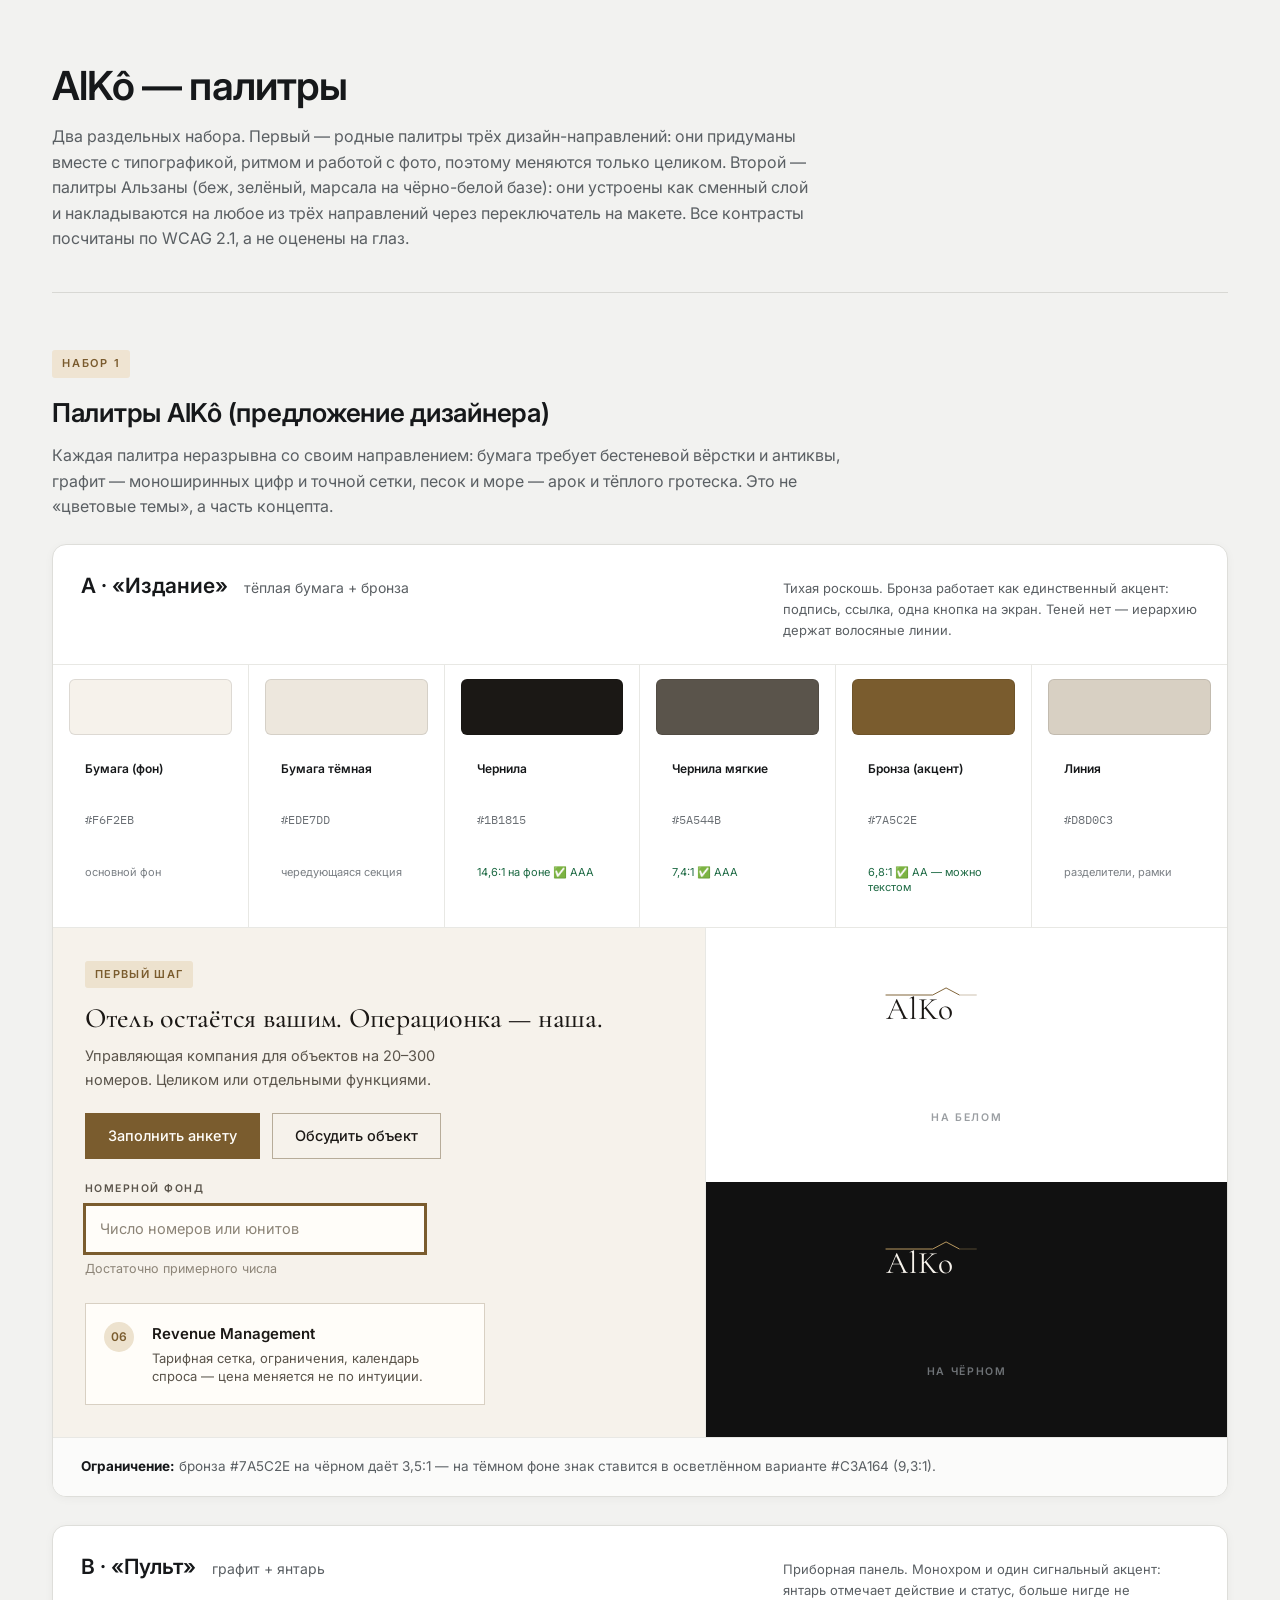
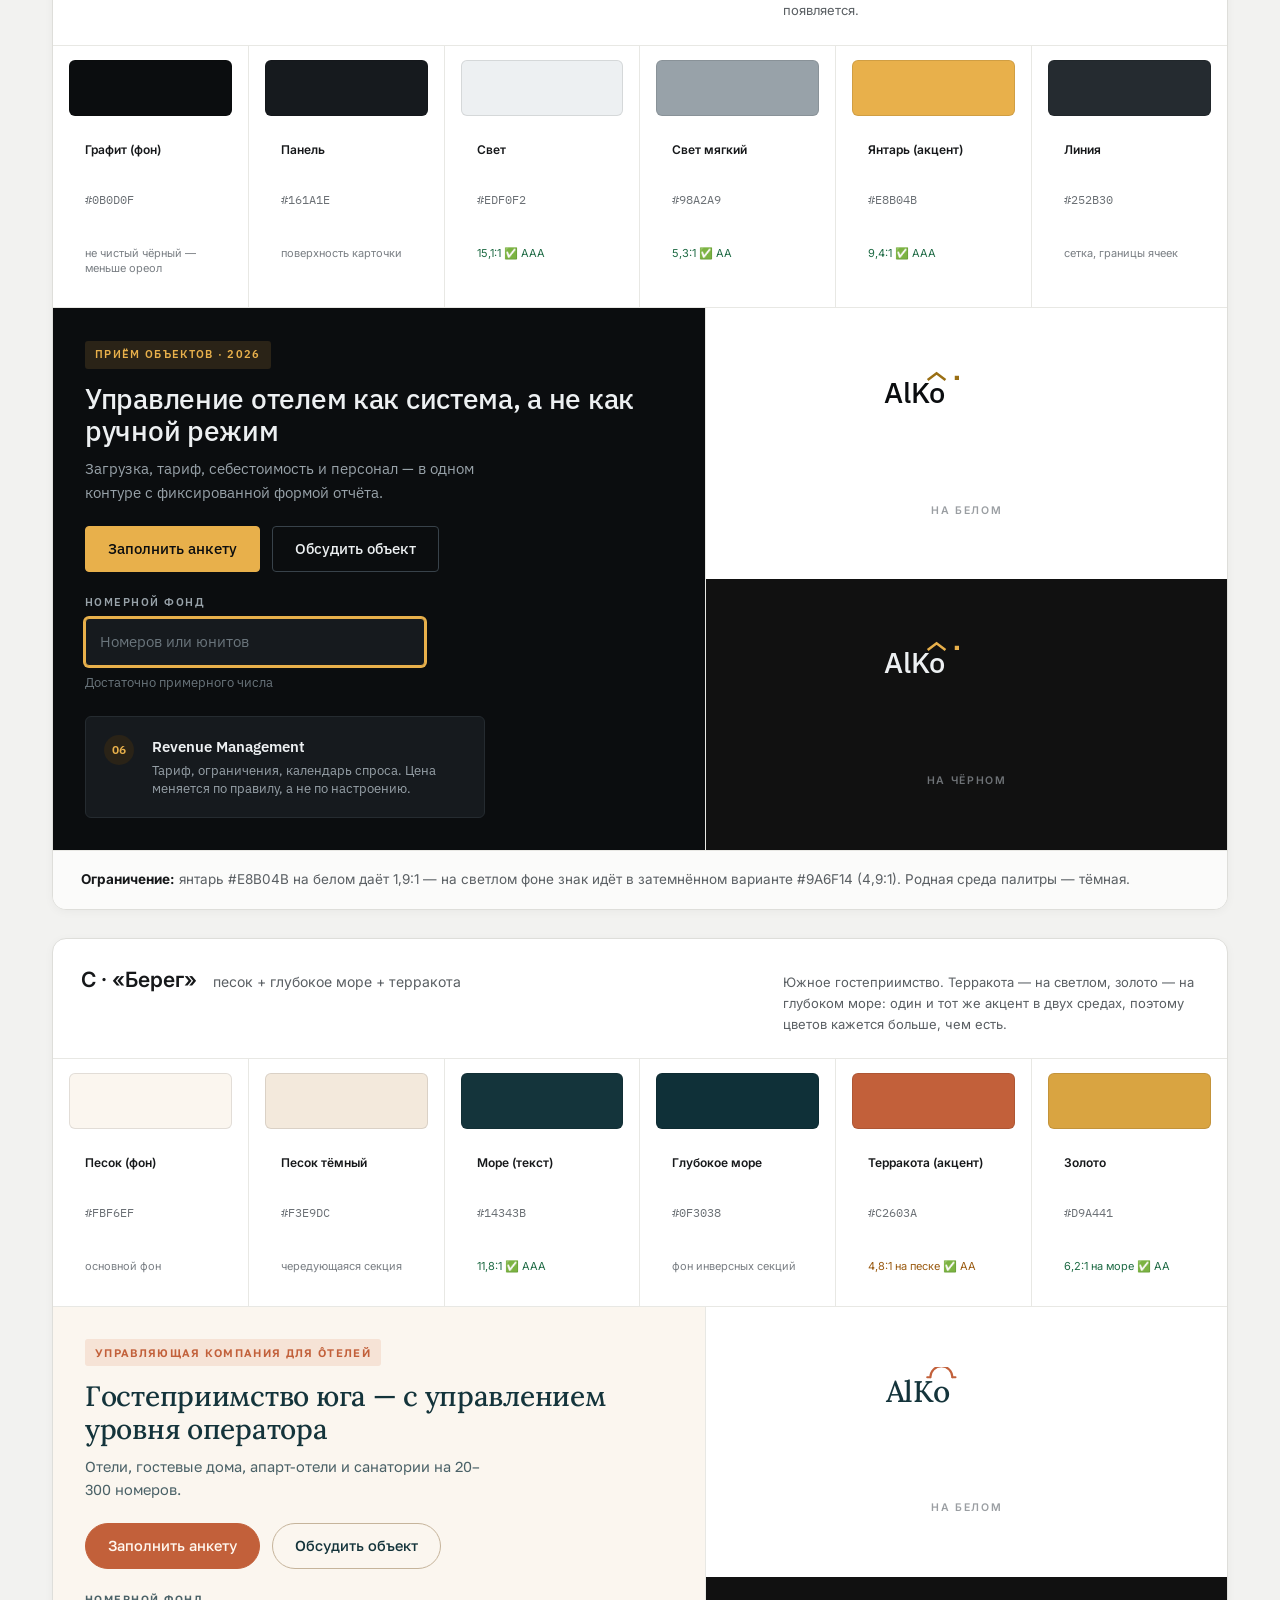
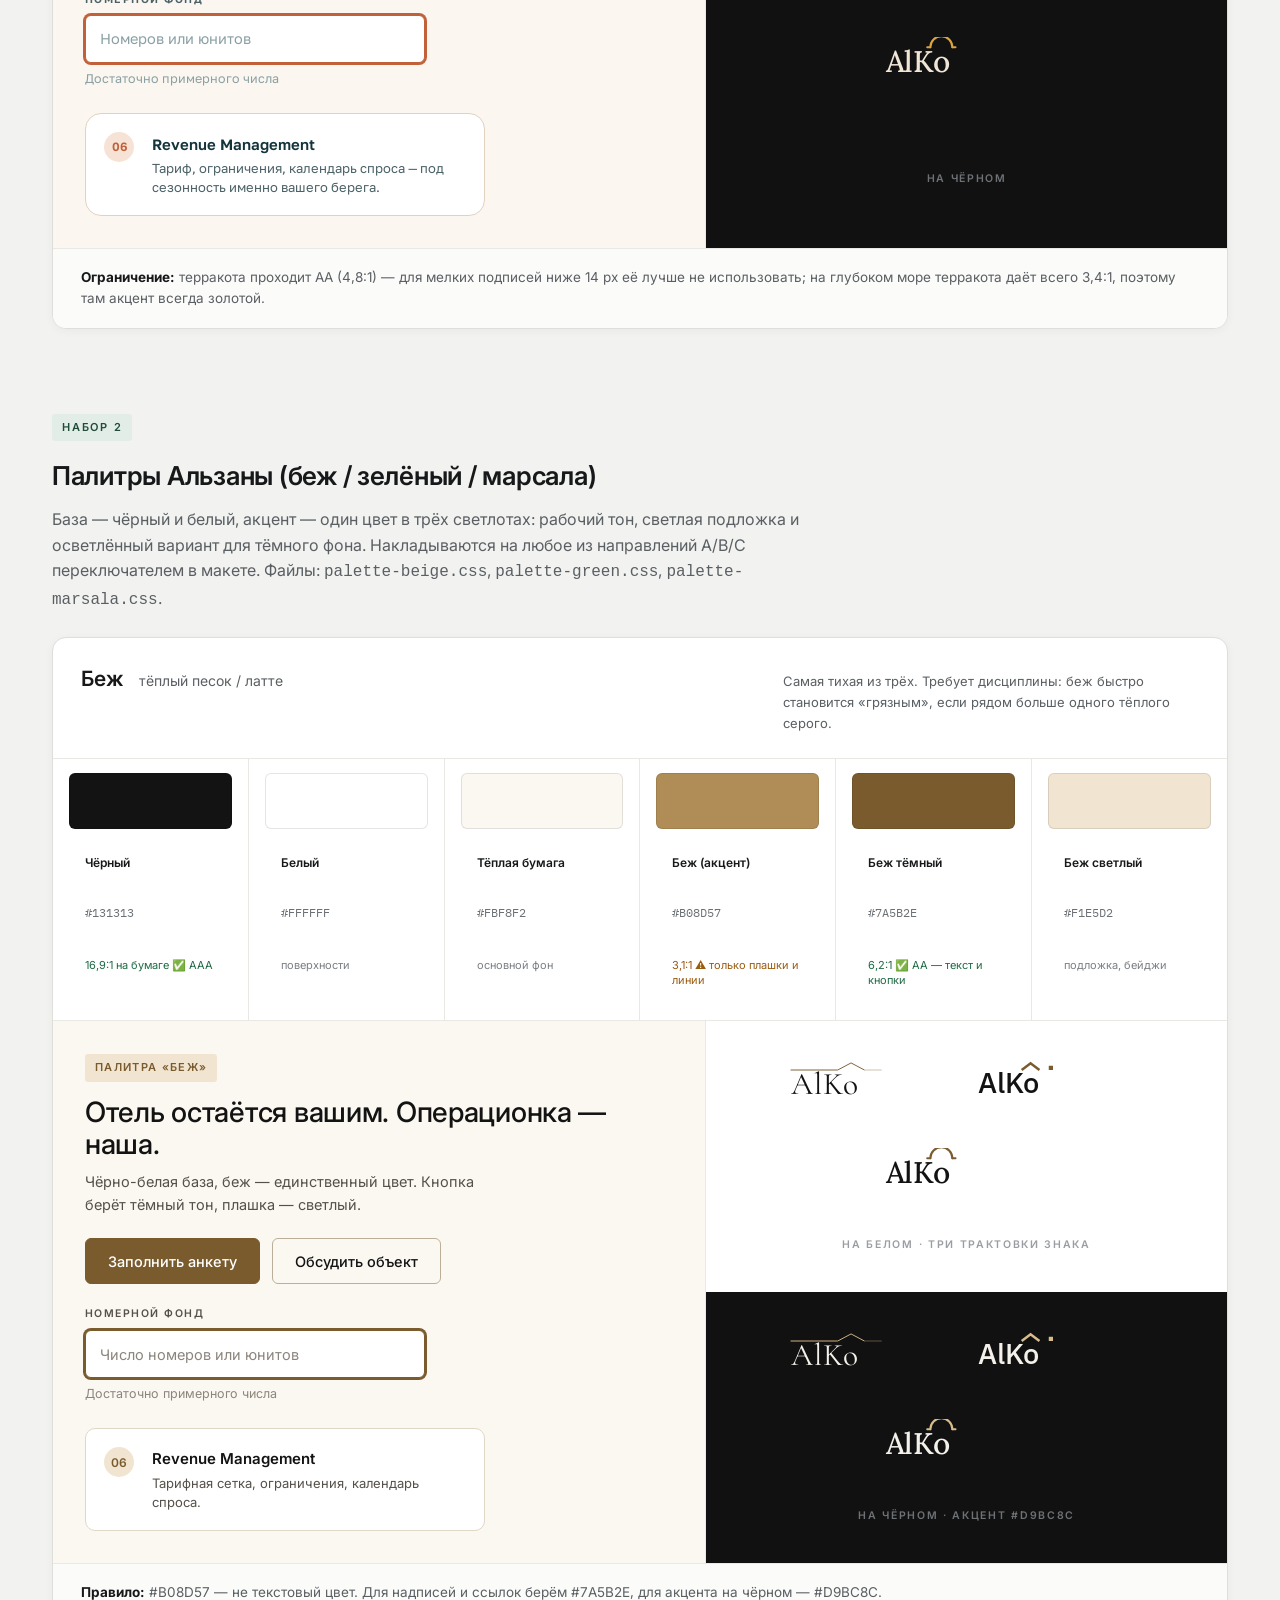
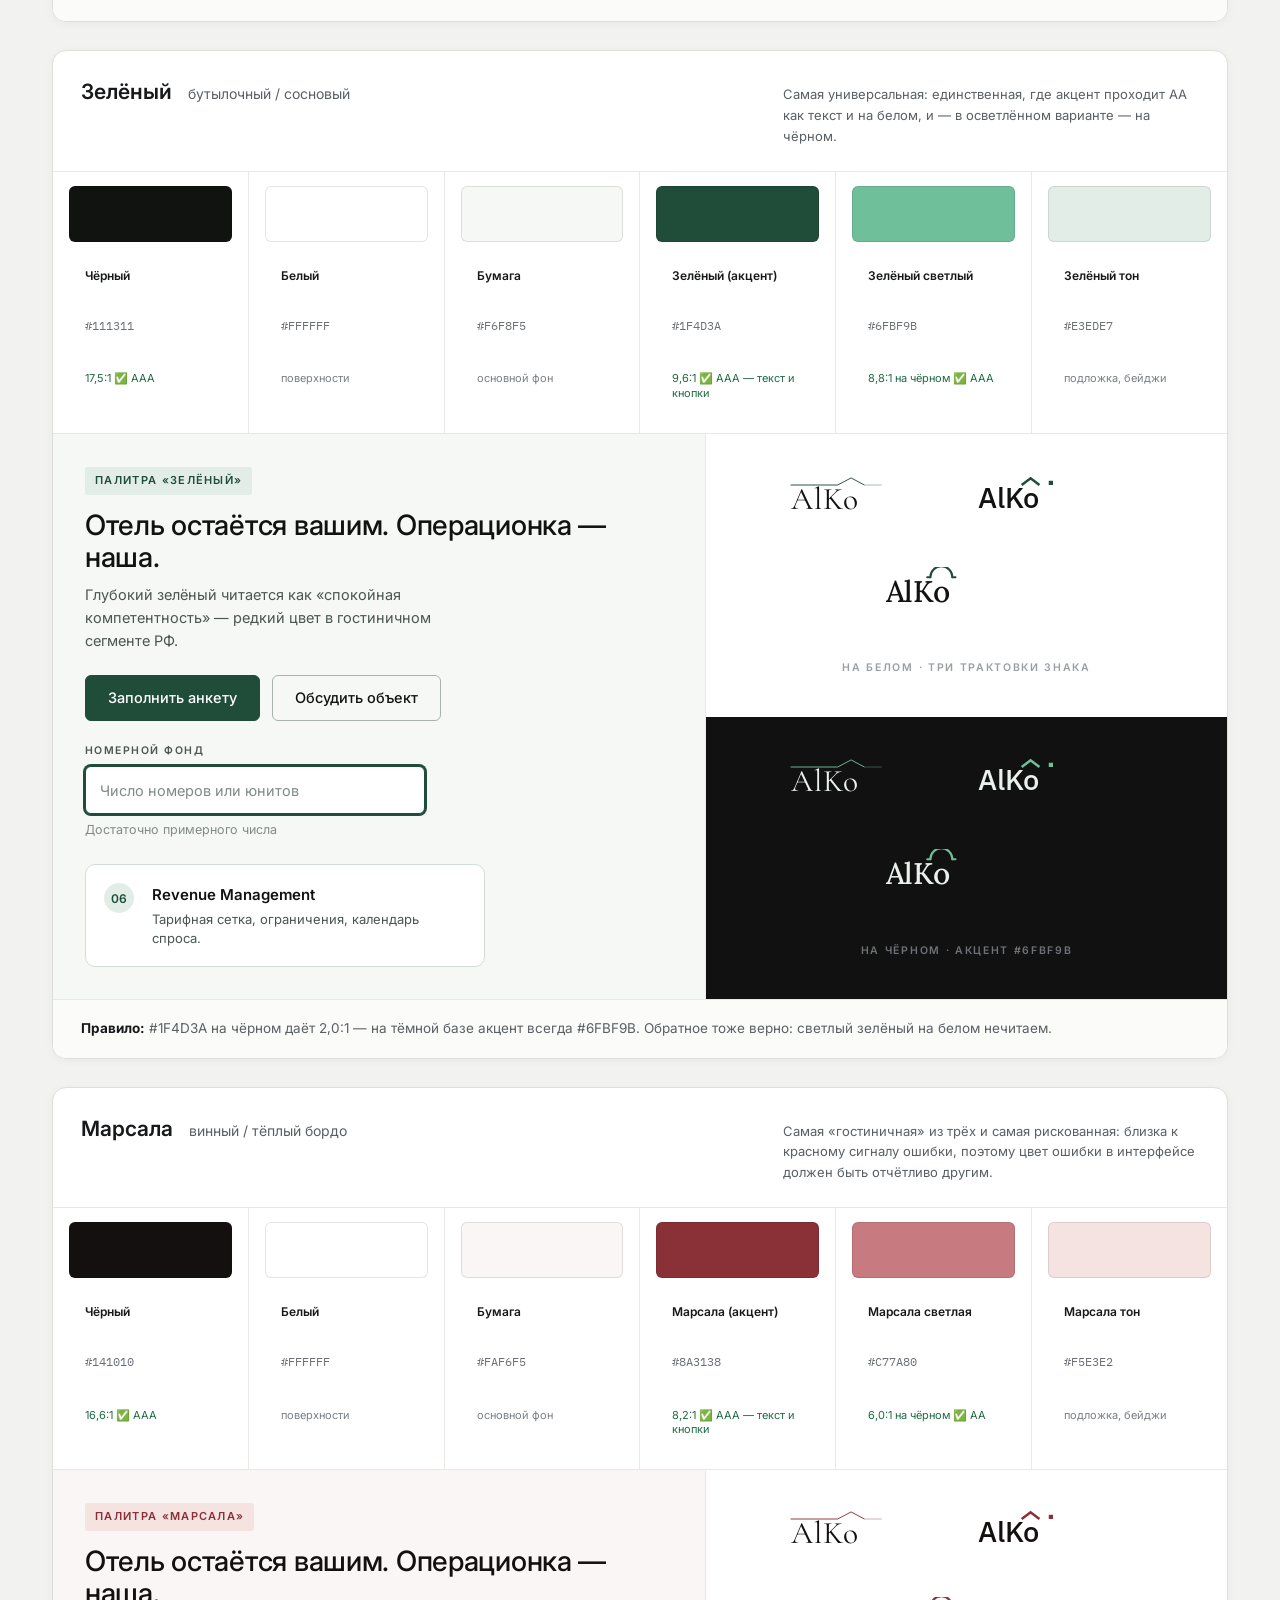
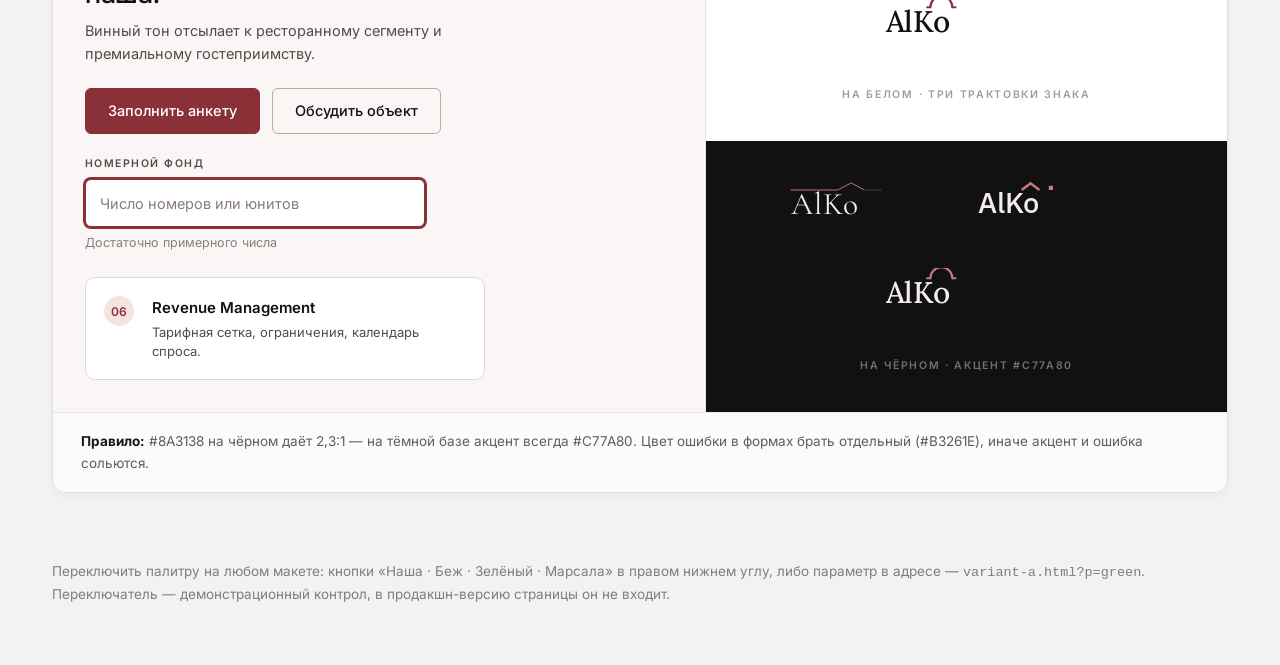
<file: PALETTES.html>
<!doctype html>
<html lang="ru">
<head>
<meta charset="utf-8">
<meta name="viewport" content="width=device-width, initial-scale=1">
<title>AlKô — палитры: наши и Альзаны</title>
<link rel="preconnect" href="https://fonts.googleapis.com">
<link rel="preconnect" href="https://fonts.gstatic.com" crossorigin>
<link href="https://fonts.googleapis.com/css2?family=Cormorant+Garamond:wght@400;500&family=Golos+Text:wght@400;500;600&family=IBM+Plex+Mono:wght@400;500&family=IBM+Plex+Sans:wght@300;400;500&family=Inter:wght@300;400;500;600&family=Lora:wght@400;500&display=swap" rel="stylesheet">
<style>
*,*::before,*::after{box-sizing:border-box}
body{
  margin:0;background:#F2F2F0;color:#16181A;
  font-family:'Inter','Helvetica Neue',Arial,sans-serif;font-size:16px;line-height:1.6;
  -webkit-font-smoothing:antialiased;
}
h1,h2,h3,h4,p,ul{margin:0}
ul{padding:0;list-style:none}
.wrap{max-width:1240px;margin:0 auto;padding:0 32px}

.page-head{padding:64px 0 40px;border-bottom:1px solid #D8D8D4}
.page-head h1{font-size:40px;line-height:1.1;letter-spacing:-.02em;font-weight:600}
.page-head p{margin-top:16px;color:#5A5F63;max-width:76ch}

.band{padding:56px 0 24px}
.band h2{font-size:26px;font-weight:600;letter-spacing:-.01em}
.band .bd{margin-top:10px;color:#5A5F63;max-width:80ch}
.band .tag{
  display:inline-block;font-size:11px;letter-spacing:.16em;text-transform:uppercase;
  font-weight:600;color:#7A5B2E;background:#EFE4D2;padding:5px 10px;border-radius:3px;margin-bottom:14px;
}
.band.alz .tag{color:#1F4D3A;background:#E3EDE7}

.pal{
  background:#fff;border:1px solid #DEDEDA;border-radius:14px;overflow:hidden;margin-bottom:28px;
  box-shadow:0 2px 10px rgba(0,0,0,.04);
}
.pal-head{padding:24px 28px;border-bottom:1px solid #E8E8E4;display:flex;flex-wrap:wrap;gap:16px;align-items:baseline}
.pal-head h3{font-size:21px;font-weight:600}
.pal-head .sub{color:#5A5F63;font-size:14px}
.pal-head .use{margin-left:auto;font-size:13px;color:#5A5F63;max-width:52ch}

.sw{display:grid;grid-template-columns:repeat(6,1fr);gap:1px;background:#E8E8E4;border-bottom:1px solid #E8E8E4}
.sw div{background:#fff;padding:14px 16px 16px}
.sw .chip{height:56px;border-radius:6px;border:1px solid rgba(0,0,0,.10);margin-bottom:10px}
.sw .nm{font-size:12px;font-weight:600}
.sw .hx{font-family:'IBM Plex Mono',monospace;font-size:11.5px;color:#6B7075;margin-top:2px}
.sw .ct{font-size:11px;color:#7A7F84;margin-top:6px;line-height:1.35}
.sw .ok{color:#1F6B45}.sw .warn{color:#9A5B12}.sw .no{color:#A33321}

.demos{display:grid;grid-template-columns:1.25fr 1fr}
.stage{padding:32px;background:var(--bg);color:var(--ink);font-family:var(--ft)}
.stage h4{font-family:var(--fd);font-size:28px;line-height:1.15;font-weight:500;letter-spacing:-.01em}
.stage p.lead{color:var(--soft);margin-top:10px;font-size:14.5px;max-width:44ch}
.row{display:flex;flex-wrap:wrap;gap:12px;margin-top:22px;align-items:center}
.b{
  display:inline-flex;align-items:center;justify-content:center;min-height:46px;padding:0 22px;
  font-family:var(--ft);font-size:14.5px;font-weight:500;border:1px solid transparent;
  border-radius:var(--rad);cursor:default;
}
.b1{background:var(--accent);color:var(--accent-ink);border-color:var(--accent)}
.b2{background:transparent;color:var(--ink);border-color:var(--line-strong)}
.fld{margin-top:22px;max-width:340px}
.fld label{display:block;font-size:10.5px;letter-spacing:.14em;text-transform:uppercase;color:var(--soft);font-weight:600;margin-bottom:7px}
.fld .inp{
  height:48px;border:1px solid var(--line-strong);border-radius:var(--rad);background:var(--surface);
  display:flex;align-items:center;padding:0 14px;font-size:14.5px;color:var(--faint);
}
.fld .inp.focus{border-color:var(--accent);box-shadow:0 0 0 2px var(--accent)}
.fld .hint{font-size:12.5px;color:var(--faint);margin-top:6px}
.svc{
  margin-top:24px;background:var(--surface);border:1px solid var(--line);border-radius:var(--rad2);
  padding:18px;display:grid;grid-template-columns:34px 1fr;gap:14px;max-width:400px;
}
.svc .n{
  width:30px;height:30px;border-radius:50%;background:var(--accent-soft);color:var(--accent);
  display:flex;align-items:center;justify-content:center;font-size:12px;font-weight:600;
}
.svc h5{margin:0 0 3px;font-size:15px;font-weight:600}
.svc p{margin:0;font-size:13px;color:var(--soft);line-height:1.45}
.badge{display:inline-block;background:var(--accent-soft);color:var(--accent);font-size:11px;letter-spacing:.12em;text-transform:uppercase;font-weight:600;padding:5px 10px;border-radius:3px}

.logos{border-left:1px solid #E8E8E4;display:grid;grid-template-rows:1fr 1fr}
.lg{display:flex;align-items:center;justify-content:center;flex-wrap:wrap;gap:22px;padding:26px 20px}
.lg.white{background:#fff}
.lg.black{background:#111111}
.lg svg{height:44px;width:auto}
.lg .cap{width:100%;text-align:center;font-size:10.5px;letter-spacing:.16em;text-transform:uppercase;font-weight:600}
.lg.white .cap{color:#9A9EA2}
.lg.black .cap{color:#6E7276}

.note{padding:18px 28px;border-top:1px solid #E8E8E4;font-size:13.5px;color:#5A5F63;background:#FBFBFA}
.note b{color:#16181A}

.foot{padding:40px 0 64px;color:#7A7F84;font-size:13.5px}

@media (max-width:1000px){
  .demos{grid-template-columns:1fr}
  .logos{border-left:0;border-top:1px solid #E8E8E4}
  .sw{grid-template-columns:repeat(3,1fr)}
  .pal-head .use{margin-left:0}
}
@media (max-width:640px){
  .wrap{padding:0 18px}
  .sw{grid-template-columns:repeat(2,1fr)}
  .page-head h1{font-size:30px}
}
</style>
</head>
<body>

<div class="wrap">
  <header class="page-head">
    <h1>AlKô — палитры</h1>
    <p>Два раздельных набора. Первый — родные палитры трёх дизайн-направлений: они придуманы вместе с типографикой, ритмом и работой с фото, поэтому меняются только целиком. Второй — палитры Альзаны (беж, зелёный, марсала на чёрно-белой базе): они устроены как сменный слой и накладываются на любое из трёх направлений через переключатель на макете. Все контрасты посчитаны по WCAG 2.1, а не оценены на глаз.</p>
  </header>

  <!-- ============================================================
       НАБОР 1 — НАШИ ПАЛИТРЫ
       ============================================================ -->
  <section class="band">
    <span class="tag">Набор 1</span>
    <h2>Палитры AlKô (предложение дизайнера)</h2>
    <p class="bd">Каждая палитра неразрывна со своим направлением: бумага требует бестеневой вёрстки и антиквы, графит — моноширинных цифр и точной сетки, песок и море — арок и тёплого гротеска. Это не «цветовые темы», а часть концепта.</p>
  </section>

  <!-- A -->
  <article class="pal">
    <div class="pal-head">
      <h3>A · «Издание»</h3>
      <span class="sub">тёплая бумага + бронза</span>
      <span class="use">Тихая роскошь. Бронза работает как единственный акцент: подпись, ссылка, одна кнопка на экран. Теней нет — иерархию держат волосяные линии.</span>
    </div>
    <div class="sw">
      <div><div class="chip" style="background:#F6F2EB"></div><div class="nm">Бумага (фон)</div><div class="hx">#F6F2EB</div><div class="ct">основной фон</div></div>
      <div><div class="chip" style="background:#EDE7DD"></div><div class="nm">Бумага тёмная</div><div class="hx">#EDE7DD</div><div class="ct">чередующаяся секция</div></div>
      <div><div class="chip" style="background:#1B1815"></div><div class="nm">Чернила</div><div class="hx">#1B1815</div><div class="ct ok">14,6:1 на фоне ✅ AAA</div></div>
      <div><div class="chip" style="background:#5A544B"></div><div class="nm">Чернила мягкие</div><div class="hx">#5A544B</div><div class="ct ok">7,4:1 ✅ AAA</div></div>
      <div><div class="chip" style="background:#7A5C2E"></div><div class="nm">Бронза (акцент)</div><div class="hx">#7A5C2E</div><div class="ct ok">6,8:1 ✅ AA — можно текстом</div></div>
      <div><div class="chip" style="background:#D8D0C3"></div><div class="nm">Линия</div><div class="hx">#D8D0C3</div><div class="ct">разделители, рамки</div></div>
    </div>
    <div class="demos">
      <div class="stage" style="--bg:#F6F2EB;--ink:#1B1815;--soft:#5A544B;--faint:#8C8477;--line:#D8D0C3;--line-strong:#B7AC99;--surface:#FFFDF9;--accent:#7A5C2E;--accent-ink:#FFFDF9;--accent-soft:#EDE2CE;--rad:0px;--rad2:0px;--fd:'Cormorant Garamond',Georgia,serif;--ft:'Inter',Arial,sans-serif">
        <span class="badge">Первый шаг</span>
        <h4 style="margin-top:14px">Отель остаётся вашим. Операционка — наша.</h4>
        <p class="lead">Управляющая компания для объектов на 20–300 номеров. Целиком или отдельными функциями.</p>
        <div class="row"><span class="b b1">Заполнить анкету</span><span class="b b2">Обсудить объект</span></div>
        <div class="fld">
          <label for="pa">Номерной фонд</label>
          <div class="inp focus" id="pa">Число номеров или юнитов</div>
          <div class="hint">Достаточно примерного числа</div>
        </div>
        <div class="svc"><span class="n">06</span><div><h5>Revenue Management</h5><p>Тарифная сетка, ограничения, календарь спроса — цена меняется не по интуиции.</p></div></div>
      </div>
      <div class="logos">
        <div class="lg white">
          <svg viewBox="0 0 210 56" aria-label="AlKô"><text x="2" y="45" fill="#1B1815" font-size="40" textLength="86" lengthAdjust="spacing" font-family="'Cormorant Garamond',Georgia,serif">AlKo</text><g stroke="#7A5C2E" fill="none" stroke-width="1.2"><path d="M2 14 H62"/><path d="M62 14 L79 5 L96 14"/><path d="M96 14 H118" opacity=".4"/></g></svg>
          <span class="cap">на белом</span>
        </div>
        <div class="lg black">
          <svg viewBox="0 0 210 56" aria-label="AlKô"><text x="2" y="45" fill="#F6F2EB" font-size="40" textLength="86" lengthAdjust="spacing" font-family="'Cormorant Garamond',Georgia,serif">AlKo</text><g stroke="#C3A164" fill="none" stroke-width="1.2"><path d="M2 14 H62"/><path d="M62 14 L79 5 L96 14"/><path d="M96 14 H118" opacity=".4"/></g></svg>
          <span class="cap">на чёрном</span>
        </div>
      </div>
    </div>
    <p class="note"><b>Ограничение:</b> бронза #7A5C2E на чёрном даёт 3,5:1 — на тёмном фоне знак ставится в осветлённом варианте #C3A164 (9,3:1).</p>
  </article>

  <!-- B -->
  <article class="pal">
    <div class="pal-head">
      <h3>B · «Пульт»</h3>
      <span class="sub">графит + янтарь</span>
      <span class="use">Приборная панель. Монохром и один сигнальный акцент: янтарь отмечает действие и статус, больше нигде не появляется.</span>
    </div>
    <div class="sw">
      <div><div class="chip" style="background:#0B0D0F"></div><div class="nm">Графит (фон)</div><div class="hx">#0B0D0F</div><div class="ct">не чистый чёрный — меньше ореол</div></div>
      <div><div class="chip" style="background:#161A1E"></div><div class="nm">Панель</div><div class="hx">#161A1E</div><div class="ct">поверхность карточки</div></div>
      <div><div class="chip" style="background:#EDF0F2"></div><div class="nm">Свет</div><div class="hx">#EDF0F2</div><div class="ct ok">15,1:1 ✅ AAA</div></div>
      <div><div class="chip" style="background:#98A2A9"></div><div class="nm">Свет мягкий</div><div class="hx">#98A2A9</div><div class="ct ok">5,3:1 ✅ AA</div></div>
      <div><div class="chip" style="background:#E8B04B"></div><div class="nm">Янтарь (акцент)</div><div class="hx">#E8B04B</div><div class="ct ok">9,4:1 ✅ AAA</div></div>
      <div><div class="chip" style="background:#252B30"></div><div class="nm">Линия</div><div class="hx">#252B30</div><div class="ct">сетка, границы ячеек</div></div>
    </div>
    <div class="demos">
      <div class="stage" style="--bg:#0B0D0F;--ink:#EDF0F2;--soft:#98A2A9;--faint:#6A757C;--line:#252B30;--line-strong:#38424A;--surface:#161A1E;--accent:#E8B04B;--accent-ink:#0B0D0F;--accent-soft:#2A2317;--rad:4px;--rad2:6px;--fd:'IBM Plex Sans',Arial,sans-serif;--ft:'IBM Plex Sans',Arial,sans-serif">
        <span class="badge">Приём объектов · 2026</span>
        <h4 style="margin-top:14px">Управление отелем как система, а не как ручной режим</h4>
        <p class="lead">Загрузка, тариф, себестоимость и персонал — в одном контуре с фиксированной формой отчёта.</p>
        <div class="row"><span class="b b1">Заполнить анкету</span><span class="b b2">Обсудить объект</span></div>
        <div class="fld">
          <label for="pb">Номерной фонд</label>
          <div class="inp focus" id="pb">Номеров или юнитов</div>
          <div class="hint">Достаточно примерного числа</div>
        </div>
        <div class="svc"><span class="n">06</span><div><h5>Revenue Management</h5><p>Тариф, ограничения, календарь спроса. Цена меняется по правилу, а не по настроению.</p></div></div>
      </div>
      <div class="logos">
        <div class="lg white">
          <svg viewBox="0 0 200 52" aria-label="AlKô"><text x="2" y="40" fill="#0B0D0F" font-size="34" font-weight="500" textLength="72" lengthAdjust="spacing" font-family="'IBM Plex Sans',Arial,sans-serif">AlKo</text><path d="M54 13 L64.5 5 L75 13" fill="none" stroke="#9A6F14" stroke-width="3"/><rect x="86" y="8" width="5" height="5" fill="#9A6F14"/></svg>
          <span class="cap">на белом</span>
        </div>
        <div class="lg black">
          <svg viewBox="0 0 200 52" aria-label="AlKô"><text x="2" y="40" fill="#EDF0F2" font-size="34" font-weight="500" textLength="72" lengthAdjust="spacing" font-family="'IBM Plex Sans',Arial,sans-serif">AlKo</text><path d="M54 13 L64.5 5 L75 13" fill="none" stroke="#E8B04B" stroke-width="3"/><rect x="86" y="8" width="5" height="5" fill="#E8B04B"/></svg>
          <span class="cap">на чёрном</span>
        </div>
      </div>
    </div>
    <p class="note"><b>Ограничение:</b> янтарь #E8B04B на белом даёт 1,9:1 — на светлом фоне знак идёт в затемнённом варианте #9A6F14 (4,9:1). Родная среда палитры — тёмная.</p>
  </article>

  <!-- C -->
  <article class="pal">
    <div class="pal-head">
      <h3>C · «Берег»</h3>
      <span class="sub">песок + глубокое море + терракота</span>
      <span class="use">Южное гостеприимство. Терракота — на светлом, золото — на глубоком море: один и тот же акцент в двух средах, поэтому цветов кажется больше, чем есть.</span>
    </div>
    <div class="sw">
      <div><div class="chip" style="background:#FBF6EF"></div><div class="nm">Песок (фон)</div><div class="hx">#FBF6EF</div><div class="ct">основной фон</div></div>
      <div><div class="chip" style="background:#F3E9DC"></div><div class="nm">Песок тёмный</div><div class="hx">#F3E9DC</div><div class="ct">чередующаяся секция</div></div>
      <div><div class="chip" style="background:#14343B"></div><div class="nm">Море (текст)</div><div class="hx">#14343B</div><div class="ct ok">11,8:1 ✅ AAA</div></div>
      <div><div class="chip" style="background:#0F3038"></div><div class="nm">Глубокое море</div><div class="hx">#0F3038</div><div class="ct">фон инверсных секций</div></div>
      <div><div class="chip" style="background:#C2603A"></div><div class="nm">Терракота (акцент)</div><div class="hx">#C2603A</div><div class="ct warn">4,8:1 на песке ✅ AA</div></div>
      <div><div class="chip" style="background:#D9A441"></div><div class="nm">Золото</div><div class="hx">#D9A441</div><div class="ct ok">6,2:1 на море ✅ AA</div></div>
    </div>
    <div class="demos">
      <div class="stage" style="--bg:#FBF6EF;--ink:#14343B;--soft:#4A6167;--faint:#8AA0A4;--line:#E0D2BF;--line-strong:#C6B49B;--surface:#FFFFFF;--accent:#C2603A;--accent-ink:#FFF7EF;--accent-soft:#F6E3D6;--rad:999px;--rad2:16px;--fd:'Lora',Georgia,serif;--ft:'Golos Text',Arial,sans-serif">
        <span class="badge">Управляющая компания для Ôтелей</span>
        <h4 style="margin-top:14px">Гостеприимство юга — с управлением уровня оператора</h4>
        <p class="lead">Отели, гостевые дома, апарт-отели и санатории на 20–300 номеров.</p>
        <div class="row"><span class="b b1">Заполнить анкету</span><span class="b b2">Обсудить объект</span></div>
        <div class="fld">
          <label for="pc">Номерной фонд</label>
          <div class="inp focus" id="pc" style="border-radius:6px">Номеров или юнитов</div>
          <div class="hint">Достаточно примерного числа</div>
        </div>
        <div class="svc"><span class="n">06</span><div><h5>Revenue Management</h5><p>Тариф, ограничения, календарь спроса — под сезонность именно вашего берега.</p></div></div>
      </div>
      <div class="logos">
        <div class="lg white">
          <svg viewBox="0 0 210 56" aria-label="AlKô"><text x="2" y="44" fill="#14343B" font-size="38" font-weight="500" textLength="82" lengthAdjust="spacing" font-family="'Lora',Georgia,serif">AlKo</text><path d="M59 13 A14 14 0 0 1 87 13" fill="none" stroke="#C2603A" stroke-width="2.6" stroke-linecap="round"/><path d="M59 13 h-4 M87 13 h4" stroke="#C2603A" stroke-width="2.6" stroke-linecap="round"/></svg>
          <span class="cap">на белом</span>
        </div>
        <div class="lg black">
          <svg viewBox="0 0 210 56" aria-label="AlKô"><text x="2" y="44" fill="#F1E5D6" font-size="38" font-weight="500" textLength="82" lengthAdjust="spacing" font-family="'Lora',Georgia,serif">AlKo</text><path d="M59 13 A14 14 0 0 1 87 13" fill="none" stroke="#D9A441" stroke-width="2.6" stroke-linecap="round"/><path d="M59 13 h-4 M87 13 h4" stroke="#D9A441" stroke-width="2.6" stroke-linecap="round"/></svg>
          <span class="cap">на чёрном</span>
        </div>
      </div>
    </div>
    <p class="note"><b>Ограничение:</b> терракота проходит AA (4,8:1) — для мелких подписей ниже 14 px её лучше не использовать; на глубоком море терракота даёт всего 3,4:1, поэтому там акцент всегда золотой.</p>
  </article>

  <!-- ============================================================
       НАБОР 2 — ПАЛИТРЫ АЛЬЗАНЫ
       ============================================================ -->
  <section class="band alz">
    <span class="tag">Набор 2</span>
    <h2>Палитры Альзаны (беж / зелёный / марсала)</h2>
    <p class="bd">База — чёрный и белый, акцент — один цвет в трёх светлотах: рабочий тон, светлая подложка и осветлённый вариант для тёмного фона. Накладываются на любое из направлений A/B/C переключателем в макете. Файлы: <code>palette-beige.css</code>, <code>palette-green.css</code>, <code>palette-marsala.css</code>.</p>
  </section>

  <!-- БЕЖ -->
  <article class="pal">
    <div class="pal-head">
      <h3>Беж</h3>
      <span class="sub">тёплый песок / латте</span>
      <span class="use">Самая тихая из трёх. Требует дисциплины: беж быстро становится «грязным», если рядом больше одного тёплого серого.</span>
    </div>
    <div class="sw">
      <div><div class="chip" style="background:#131313"></div><div class="nm">Чёрный</div><div class="hx">#131313</div><div class="ct ok">16,9:1 на бумаге ✅ AAA</div></div>
      <div><div class="chip" style="background:#FFFFFF"></div><div class="nm">Белый</div><div class="hx">#FFFFFF</div><div class="ct">поверхности</div></div>
      <div><div class="chip" style="background:#FBF8F2"></div><div class="nm">Тёплая бумага</div><div class="hx">#FBF8F2</div><div class="ct">основной фон</div></div>
      <div><div class="chip" style="background:#B08D57"></div><div class="nm">Беж (акцент)</div><div class="hx">#B08D57</div><div class="ct warn">3,1:1 ⚠️ только плашки и линии</div></div>
      <div><div class="chip" style="background:#7A5B2E"></div><div class="nm">Беж тёмный</div><div class="hx">#7A5B2E</div><div class="ct ok">6,2:1 ✅ AA — текст и кнопки</div></div>
      <div><div class="chip" style="background:#F1E5D2"></div><div class="nm">Беж светлый</div><div class="hx">#F1E5D2</div><div class="ct">подложка, бейджи</div></div>
    </div>
    <div class="demos">
      <div class="stage" style="--bg:#FBF8F2;--ink:#131313;--soft:#55504A;--faint:#8B857C;--line:#E0D7C6;--line-strong:#BCAF99;--surface:#FFFFFF;--accent:#7A5B2E;--accent-ink:#FFFFFF;--accent-soft:#F1E5D2;--rad:6px;--rad2:10px;--fd:'Inter',Arial,sans-serif;--ft:'Inter',Arial,sans-serif">
        <span class="badge">Палитра «Беж»</span>
        <h4 style="margin-top:14px">Отель остаётся вашим. Операционка — наша.</h4>
        <p class="lead">Чёрно-белая база, беж — единственный цвет. Кнопка берёт тёмный тон, плашка — светлый.</p>
        <div class="row"><span class="b b1">Заполнить анкету</span><span class="b b2">Обсудить объект</span></div>
        <div class="fld">
          <label for="pd">Номерной фонд</label>
          <div class="inp focus" id="pd">Число номеров или юнитов</div>
          <div class="hint">Достаточно примерного числа</div>
        </div>
        <div class="svc"><span class="n">06</span><div><h5>Revenue Management</h5><p>Тарифная сетка, ограничения, календарь спроса.</p></div></div>
      </div>
      <div class="logos">
        <div class="lg white">
          <svg viewBox="0 0 210 56" aria-label="AlKô"><text x="2" y="45" fill="#131313" font-size="40" textLength="86" lengthAdjust="spacing" font-family="'Cormorant Garamond',Georgia,serif">AlKo</text><g stroke="#7A5B2E" fill="none" stroke-width="1.2"><path d="M2 14 H62"/><path d="M62 14 L79 5 L96 14"/><path d="M96 14 H118" opacity=".4"/></g></svg>
          <svg viewBox="0 0 200 52" aria-label="AlKô"><text x="2" y="40" fill="#131313" font-size="34" font-weight="500" textLength="72" lengthAdjust="spacing" font-family="'IBM Plex Sans',Arial,sans-serif">AlKo</text><path d="M54 13 L64.5 5 L75 13" fill="none" stroke="#7A5B2E" stroke-width="3"/><rect x="86" y="8" width="5" height="5" fill="#7A5B2E"/></svg>
          <svg viewBox="0 0 210 56" aria-label="AlKô"><text x="2" y="44" fill="#131313" font-size="38" font-weight="500" textLength="82" lengthAdjust="spacing" font-family="'Lora',Georgia,serif">AlKo</text><path d="M59 13 A14 14 0 0 1 87 13" fill="none" stroke="#7A5B2E" stroke-width="2.6" stroke-linecap="round"/><path d="M59 13 h-4 M87 13 h4" stroke="#7A5B2E" stroke-width="2.6" stroke-linecap="round"/></svg>
          <span class="cap">на белом · три трактовки знака</span>
        </div>
        <div class="lg black">
          <svg viewBox="0 0 210 56" aria-label="AlKô"><text x="2" y="45" fill="#F4F1EB" font-size="40" textLength="86" lengthAdjust="spacing" font-family="'Cormorant Garamond',Georgia,serif">AlKo</text><g stroke="#D9BC8C" fill="none" stroke-width="1.2"><path d="M2 14 H62"/><path d="M62 14 L79 5 L96 14"/><path d="M96 14 H118" opacity=".4"/></g></svg>
          <svg viewBox="0 0 200 52" aria-label="AlKô"><text x="2" y="40" fill="#F4F1EB" font-size="34" font-weight="500" textLength="72" lengthAdjust="spacing" font-family="'IBM Plex Sans',Arial,sans-serif">AlKo</text><path d="M54 13 L64.5 5 L75 13" fill="none" stroke="#D9BC8C" stroke-width="3"/><rect x="86" y="8" width="5" height="5" fill="#D9BC8C"/></svg>
          <svg viewBox="0 0 210 56" aria-label="AlKô"><text x="2" y="44" fill="#F4F1EB" font-size="38" font-weight="500" textLength="82" lengthAdjust="spacing" font-family="'Lora',Georgia,serif">AlKo</text><path d="M59 13 A14 14 0 0 1 87 13" fill="none" stroke="#D9BC8C" stroke-width="2.6" stroke-linecap="round"/><path d="M59 13 h-4 M87 13 h4" stroke="#D9BC8C" stroke-width="2.6" stroke-linecap="round"/></svg>
          <span class="cap">на чёрном · акцент #D9BC8C</span>
        </div>
      </div>
    </div>
    <p class="note"><b>Правило:</b> #B08D57 — не текстовый цвет. Для надписей и ссылок берём #7A5B2E, для акцента на чёрном — #D9BC8C.</p>
  </article>

  <!-- ЗЕЛЁНЫЙ -->
  <article class="pal">
    <div class="pal-head">
      <h3>Зелёный</h3>
      <span class="sub">бутылочный / сосновый</span>
      <span class="use">Самая универсальная: единственная, где акцент проходит AA как текст и на белом, и — в осветлённом варианте — на чёрном.</span>
    </div>
    <div class="sw">
      <div><div class="chip" style="background:#111311"></div><div class="nm">Чёрный</div><div class="hx">#111311</div><div class="ct ok">17,5:1 ✅ AAA</div></div>
      <div><div class="chip" style="background:#FFFFFF"></div><div class="nm">Белый</div><div class="hx">#FFFFFF</div><div class="ct">поверхности</div></div>
      <div><div class="chip" style="background:#F6F8F5"></div><div class="nm">Бумага</div><div class="hx">#F6F8F5</div><div class="ct">основной фон</div></div>
      <div><div class="chip" style="background:#1F4D3A"></div><div class="nm">Зелёный (акцент)</div><div class="hx">#1F4D3A</div><div class="ct ok">9,6:1 ✅ AAA — текст и кнопки</div></div>
      <div><div class="chip" style="background:#6FBF9B"></div><div class="nm">Зелёный светлый</div><div class="hx">#6FBF9B</div><div class="ct ok">8,8:1 на чёрном ✅ AAA</div></div>
      <div><div class="chip" style="background:#E3EDE7"></div><div class="nm">Зелёный тон</div><div class="hx">#E3EDE7</div><div class="ct">подложка, бейджи</div></div>
    </div>
    <div class="demos">
      <div class="stage" style="--bg:#F6F8F5;--ink:#111311;--soft:#4B5551;--faint:#818B86;--line:#D5DCD6;--line-strong:#A8B3AC;--surface:#FFFFFF;--accent:#1F4D3A;--accent-ink:#FFFFFF;--accent-soft:#E3EDE7;--rad:6px;--rad2:10px;--fd:'Inter',Arial,sans-serif;--ft:'Inter',Arial,sans-serif">
        <span class="badge">Палитра «Зелёный»</span>
        <h4 style="margin-top:14px">Отель остаётся вашим. Операционка — наша.</h4>
        <p class="lead">Глубокий зелёный читается как «спокойная компетентность» — редкий цвет в гостиничном сегменте РФ.</p>
        <div class="row"><span class="b b1">Заполнить анкету</span><span class="b b2">Обсудить объект</span></div>
        <div class="fld">
          <label for="pe">Номерной фонд</label>
          <div class="inp focus" id="pe">Число номеров или юнитов</div>
          <div class="hint">Достаточно примерного числа</div>
        </div>
        <div class="svc"><span class="n">06</span><div><h5>Revenue Management</h5><p>Тарифная сетка, ограничения, календарь спроса.</p></div></div>
      </div>
      <div class="logos">
        <div class="lg white">
          <svg viewBox="0 0 210 56" aria-label="AlKô"><text x="2" y="45" fill="#111311" font-size="40" textLength="86" lengthAdjust="spacing" font-family="'Cormorant Garamond',Georgia,serif">AlKo</text><g stroke="#1F4D3A" fill="none" stroke-width="1.2"><path d="M2 14 H62"/><path d="M62 14 L79 5 L96 14"/><path d="M96 14 H118" opacity=".4"/></g></svg>
          <svg viewBox="0 0 200 52" aria-label="AlKô"><text x="2" y="40" fill="#111311" font-size="34" font-weight="500" textLength="72" lengthAdjust="spacing" font-family="'IBM Plex Sans',Arial,sans-serif">AlKo</text><path d="M54 13 L64.5 5 L75 13" fill="none" stroke="#1F4D3A" stroke-width="3"/><rect x="86" y="8" width="5" height="5" fill="#1F4D3A"/></svg>
          <svg viewBox="0 0 210 56" aria-label="AlKô"><text x="2" y="44" fill="#111311" font-size="38" font-weight="500" textLength="82" lengthAdjust="spacing" font-family="'Lora',Georgia,serif">AlKo</text><path d="M59 13 A14 14 0 0 1 87 13" fill="none" stroke="#1F4D3A" stroke-width="2.6" stroke-linecap="round"/><path d="M59 13 h-4 M87 13 h4" stroke="#1F4D3A" stroke-width="2.6" stroke-linecap="round"/></svg>
          <span class="cap">на белом · три трактовки знака</span>
        </div>
        <div class="lg black">
          <svg viewBox="0 0 210 56" aria-label="AlKô"><text x="2" y="45" fill="#EAF1ED" font-size="40" textLength="86" lengthAdjust="spacing" font-family="'Cormorant Garamond',Georgia,serif">AlKo</text><g stroke="#6FBF9B" fill="none" stroke-width="1.2"><path d="M2 14 H62"/><path d="M62 14 L79 5 L96 14"/><path d="M96 14 H118" opacity=".4"/></g></svg>
          <svg viewBox="0 0 200 52" aria-label="AlKô"><text x="2" y="40" fill="#EAF1ED" font-size="34" font-weight="500" textLength="72" lengthAdjust="spacing" font-family="'IBM Plex Sans',Arial,sans-serif">AlKo</text><path d="M54 13 L64.5 5 L75 13" fill="none" stroke="#6FBF9B" stroke-width="3"/><rect x="86" y="8" width="5" height="5" fill="#6FBF9B"/></svg>
          <svg viewBox="0 0 210 56" aria-label="AlKô"><text x="2" y="44" fill="#EAF1ED" font-size="38" font-weight="500" textLength="82" lengthAdjust="spacing" font-family="'Lora',Georgia,serif">AlKo</text><path d="M59 13 A14 14 0 0 1 87 13" fill="none" stroke="#6FBF9B" stroke-width="2.6" stroke-linecap="round"/><path d="M59 13 h-4 M87 13 h4" stroke="#6FBF9B" stroke-width="2.6" stroke-linecap="round"/></svg>
          <span class="cap">на чёрном · акцент #6FBF9B</span>
        </div>
      </div>
    </div>
    <p class="note"><b>Правило:</b> #1F4D3A на чёрном даёт 2,0:1 — на тёмной базе акцент всегда #6FBF9B. Обратное тоже верно: светлый зелёный на белом нечитаем.</p>
  </article>

  <!-- МАРСАЛА -->
  <article class="pal">
    <div class="pal-head">
      <h3>Марсала</h3>
      <span class="sub">винный / тёплый бордо</span>
      <span class="use">Самая «гостиничная» из трёх и самая рискованная: близка к красному сигналу ошибки, поэтому цвет ошибки в интерфейсе должен быть отчётливо другим.</span>
    </div>
    <div class="sw">
      <div><div class="chip" style="background:#141010"></div><div class="nm">Чёрный</div><div class="hx">#141010</div><div class="ct ok">16,6:1 ✅ AAA</div></div>
      <div><div class="chip" style="background:#FFFFFF"></div><div class="nm">Белый</div><div class="hx">#FFFFFF</div><div class="ct">поверхности</div></div>
      <div><div class="chip" style="background:#FAF6F5"></div><div class="nm">Бумага</div><div class="hx">#FAF6F5</div><div class="ct">основной фон</div></div>
      <div><div class="chip" style="background:#8A3138"></div><div class="nm">Марсала (акцент)</div><div class="hx">#8A3138</div><div class="ct ok">8,2:1 ✅ AAA — текст и кнопки</div></div>
      <div><div class="chip" style="background:#C77A80"></div><div class="nm">Марсала светлая</div><div class="hx">#C77A80</div><div class="ct ok">6,0:1 на чёрном ✅ AA</div></div>
      <div><div class="chip" style="background:#F5E3E2"></div><div class="nm">Марсала тон</div><div class="hx">#F5E3E2</div><div class="ct">подложка, бейджи</div></div>
    </div>
    <div class="demos">
      <div class="stage" style="--bg:#FAF6F5;--ink:#141010;--soft:#564A48;--faint:#8B7C7A;--line:#E4D6D2;--line-strong:#BDA7A2;--surface:#FFFFFF;--accent:#8A3138;--accent-ink:#FFFFFF;--accent-soft:#F5E3E2;--rad:6px;--rad2:10px;--fd:'Inter',Arial,sans-serif;--ft:'Inter',Arial,sans-serif">
        <span class="badge">Палитра «Марсала»</span>
        <h4 style="margin-top:14px">Отель остаётся вашим. Операционка — наша.</h4>
        <p class="lead">Винный тон отсылает к ресторанному сегменту и премиальному гостеприимству.</p>
        <div class="row"><span class="b b1">Заполнить анкету</span><span class="b b2">Обсудить объект</span></div>
        <div class="fld">
          <label for="pf">Номерной фонд</label>
          <div class="inp focus" id="pf">Число номеров или юнитов</div>
          <div class="hint">Достаточно примерного числа</div>
        </div>
        <div class="svc"><span class="n">06</span><div><h5>Revenue Management</h5><p>Тарифная сетка, ограничения, календарь спроса.</p></div></div>
      </div>
      <div class="logos">
        <div class="lg white">
          <svg viewBox="0 0 210 56" aria-label="AlKô"><text x="2" y="45" fill="#141010" font-size="40" textLength="86" lengthAdjust="spacing" font-family="'Cormorant Garamond',Georgia,serif">AlKo</text><g stroke="#8A3138" fill="none" stroke-width="1.2"><path d="M2 14 H62"/><path d="M62 14 L79 5 L96 14"/><path d="M96 14 H118" opacity=".4"/></g></svg>
          <svg viewBox="0 0 200 52" aria-label="AlKô"><text x="2" y="40" fill="#141010" font-size="34" font-weight="500" textLength="72" lengthAdjust="spacing" font-family="'IBM Plex Sans',Arial,sans-serif">AlKo</text><path d="M54 13 L64.5 5 L75 13" fill="none" stroke="#8A3138" stroke-width="3"/><rect x="86" y="8" width="5" height="5" fill="#8A3138"/></svg>
          <svg viewBox="0 0 210 56" aria-label="AlKô"><text x="2" y="44" fill="#141010" font-size="38" font-weight="500" textLength="82" lengthAdjust="spacing" font-family="'Lora',Georgia,serif">AlKo</text><path d="M59 13 A14 14 0 0 1 87 13" fill="none" stroke="#8A3138" stroke-width="2.6" stroke-linecap="round"/><path d="M59 13 h-4 M87 13 h4" stroke="#8A3138" stroke-width="2.6" stroke-linecap="round"/></svg>
          <span class="cap">на белом · три трактовки знака</span>
        </div>
        <div class="lg black">
          <svg viewBox="0 0 210 56" aria-label="AlKô"><text x="2" y="45" fill="#F3ECEB" font-size="40" textLength="86" lengthAdjust="spacing" font-family="'Cormorant Garamond',Georgia,serif">AlKo</text><g stroke="#C77A80" fill="none" stroke-width="1.2"><path d="M2 14 H62"/><path d="M62 14 L79 5 L96 14"/><path d="M96 14 H118" opacity=".4"/></g></svg>
          <svg viewBox="0 0 200 52" aria-label="AlKô"><text x="2" y="40" fill="#F3ECEB" font-size="34" font-weight="500" textLength="72" lengthAdjust="spacing" font-family="'IBM Plex Sans',Arial,sans-serif">AlKo</text><path d="M54 13 L64.5 5 L75 13" fill="none" stroke="#C77A80" stroke-width="3"/><rect x="86" y="8" width="5" height="5" fill="#C77A80"/></svg>
          <svg viewBox="0 0 210 56" aria-label="AlKô"><text x="2" y="44" fill="#F3ECEB" font-size="38" font-weight="500" textLength="82" lengthAdjust="spacing" font-family="'Lora',Georgia,serif">AlKo</text><path d="M59 13 A14 14 0 0 1 87 13" fill="none" stroke="#C77A80" stroke-width="2.6" stroke-linecap="round"/><path d="M59 13 h-4 M87 13 h4" stroke="#C77A80" stroke-width="2.6" stroke-linecap="round"/></svg>
          <span class="cap">на чёрном · акцент #C77A80</span>
        </div>
      </div>
    </div>
    <p class="note"><b>Правило:</b> #8A3138 на чёрном даёт 2,3:1 — на тёмной базе акцент всегда #C77A80. Цвет ошибки в формах брать отдельный (#B3261E), иначе акцент и ошибка сольются.</p>
  </article>

  <p class="foot">Переключить палитру на любом макете: кнопки «Наша · Беж · Зелёный · Марсала» в правом нижнем углу, либо параметр в адресе — <code>variant-a.html?p=green</code>. Переключатель — демонстрационный контрол, в продакшн-версию страницы он не входит.</p>
</div>

</body>
</html>
</file>
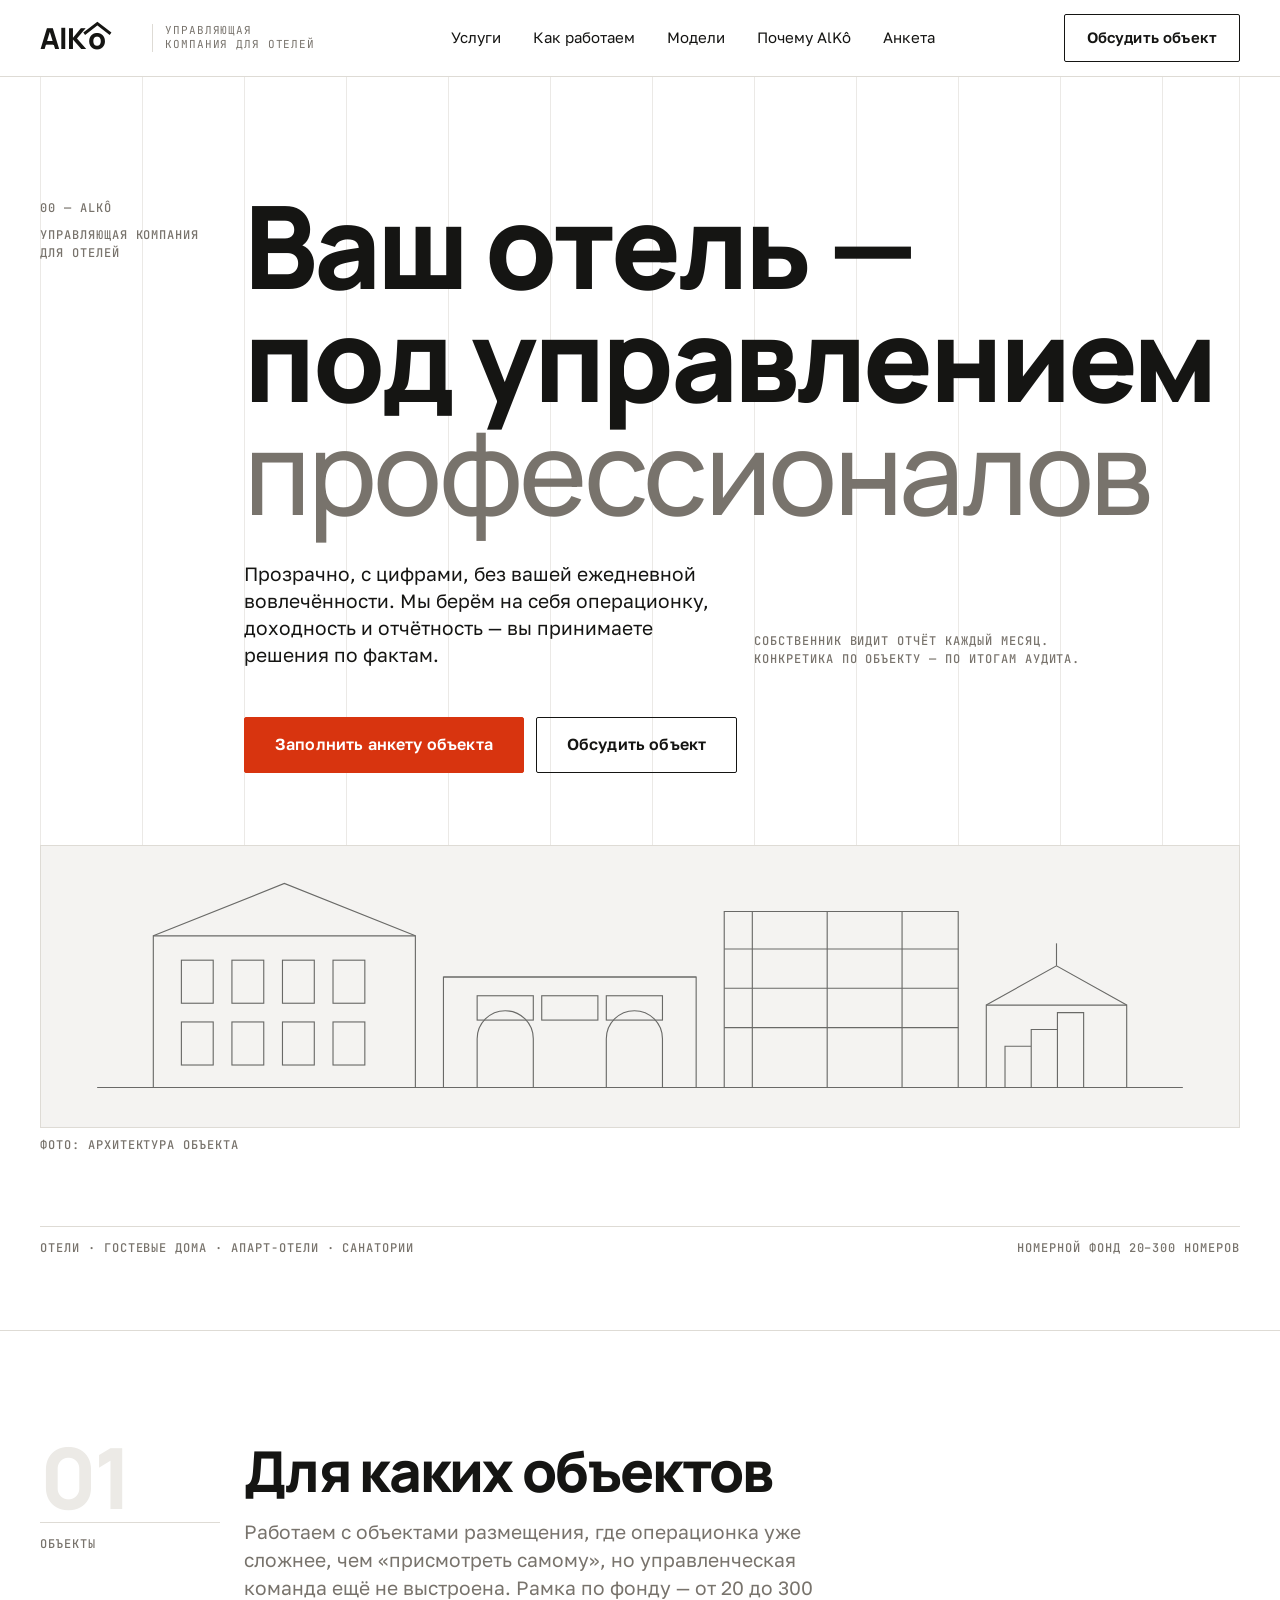
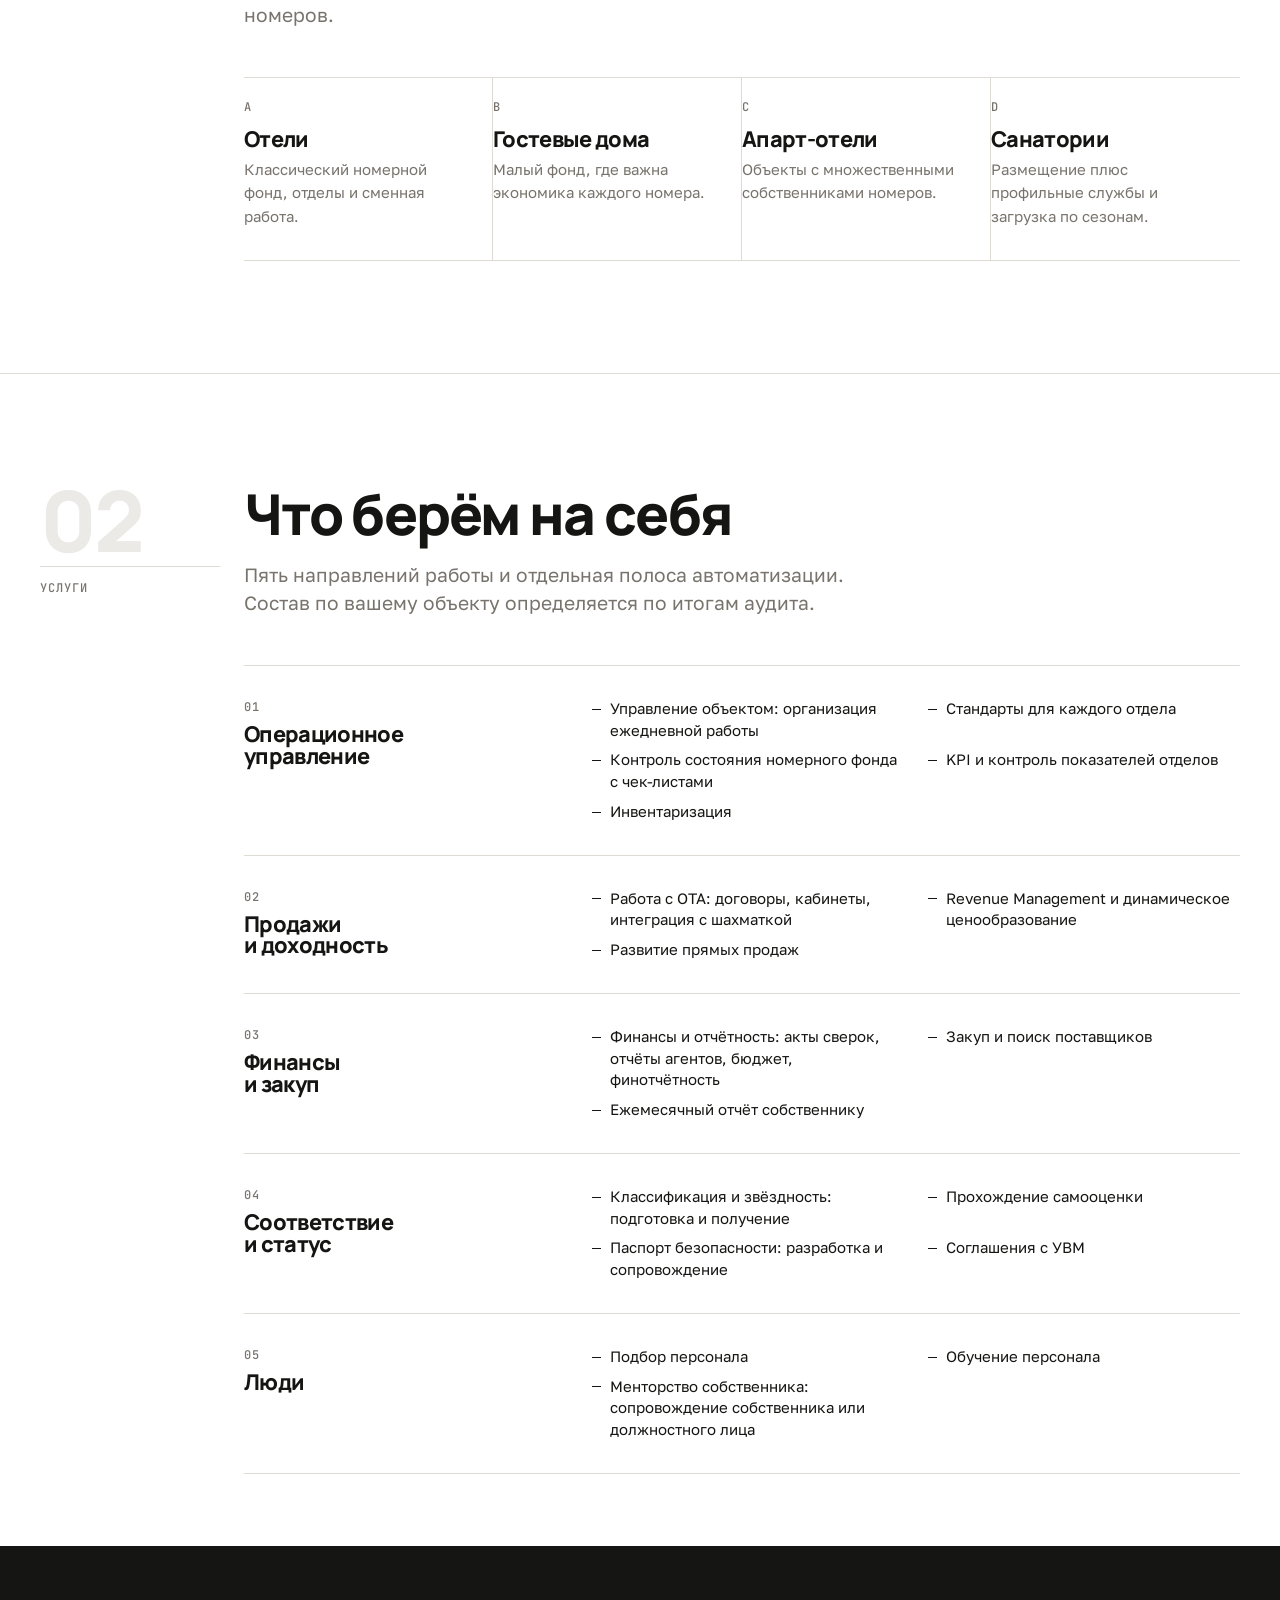
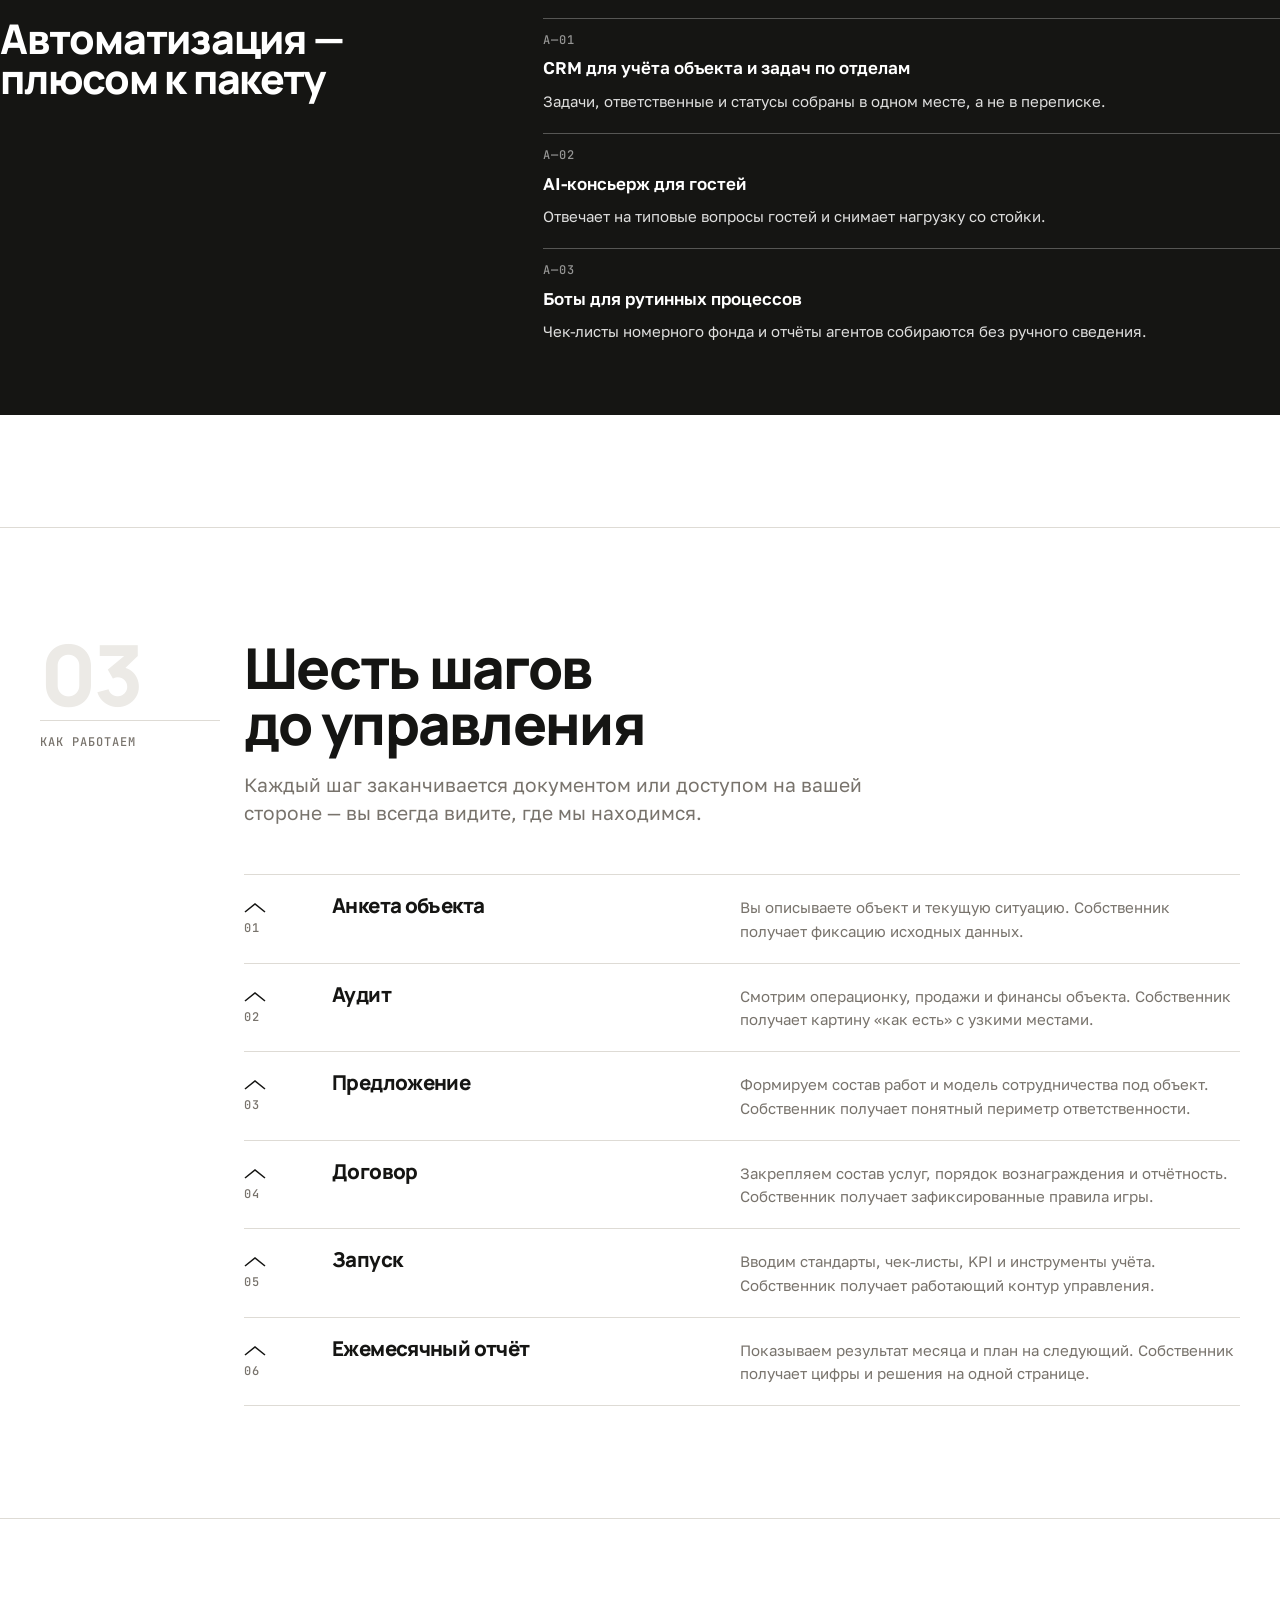
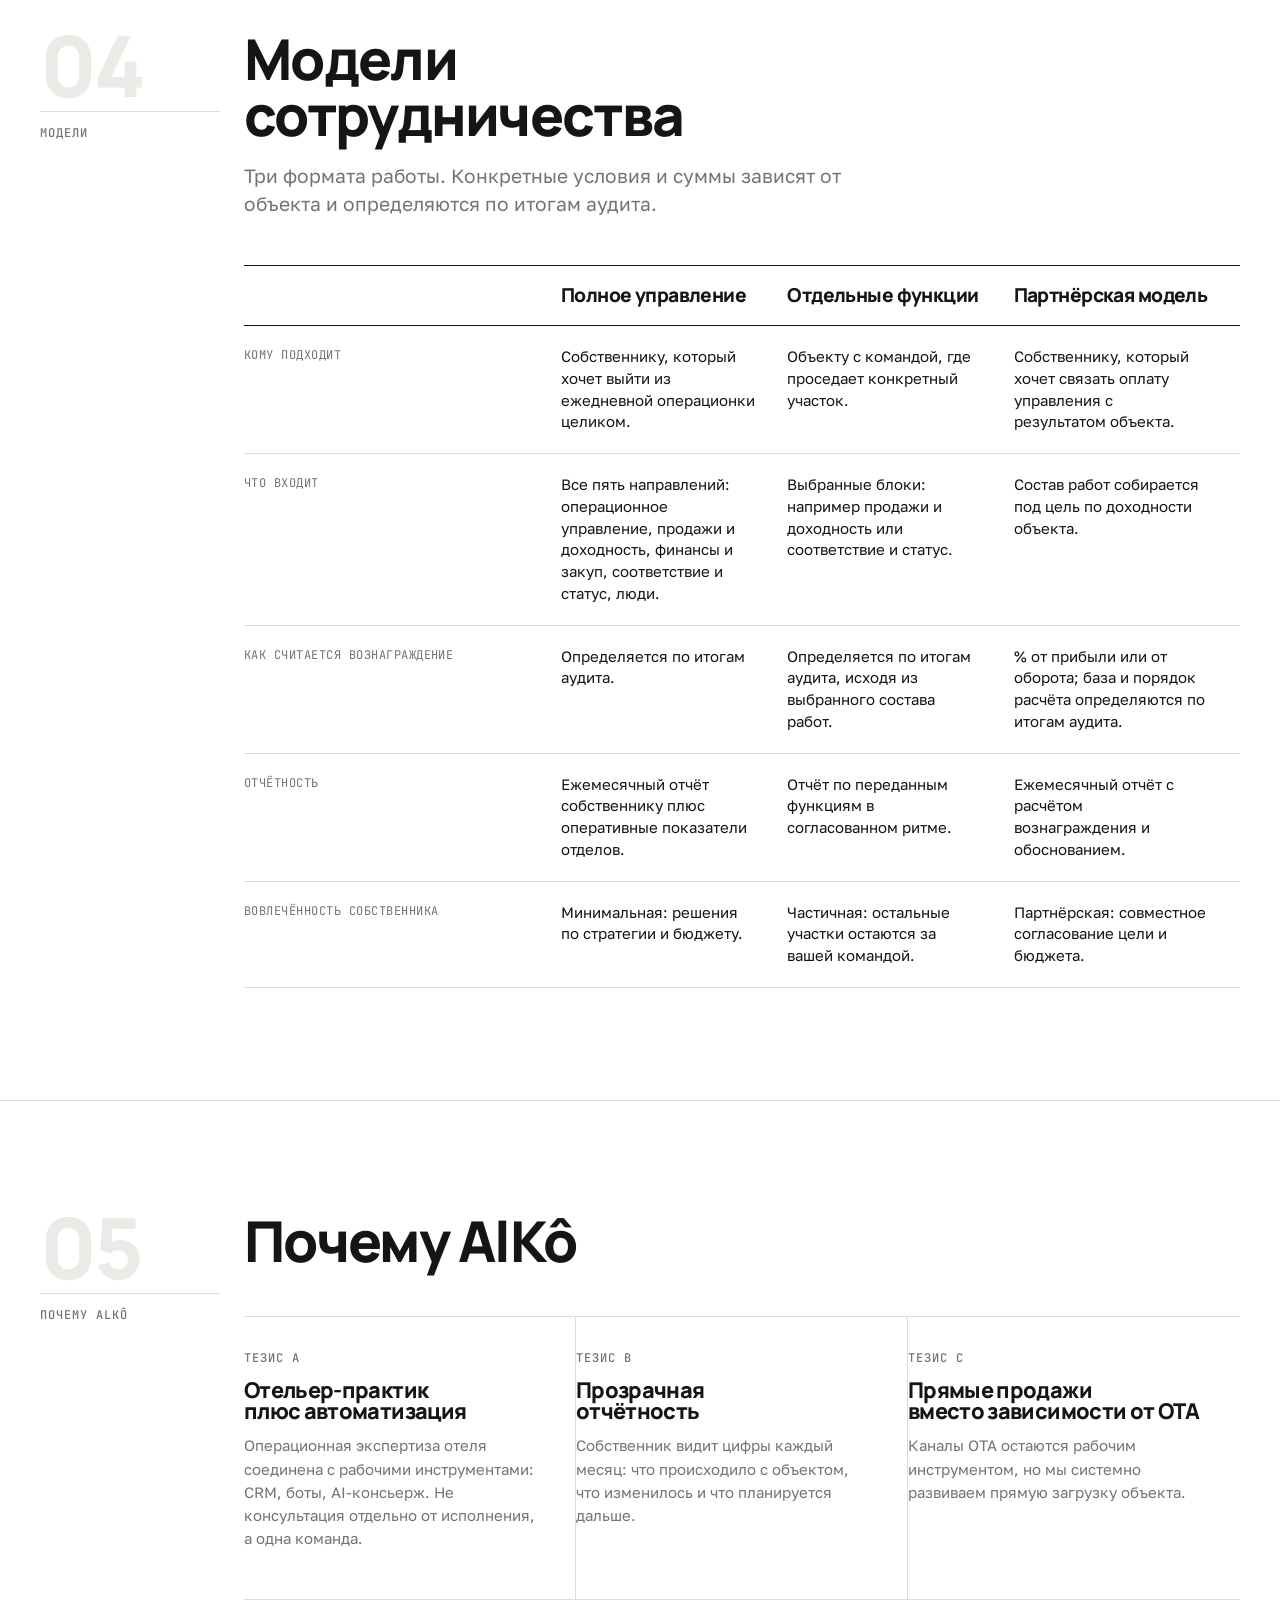
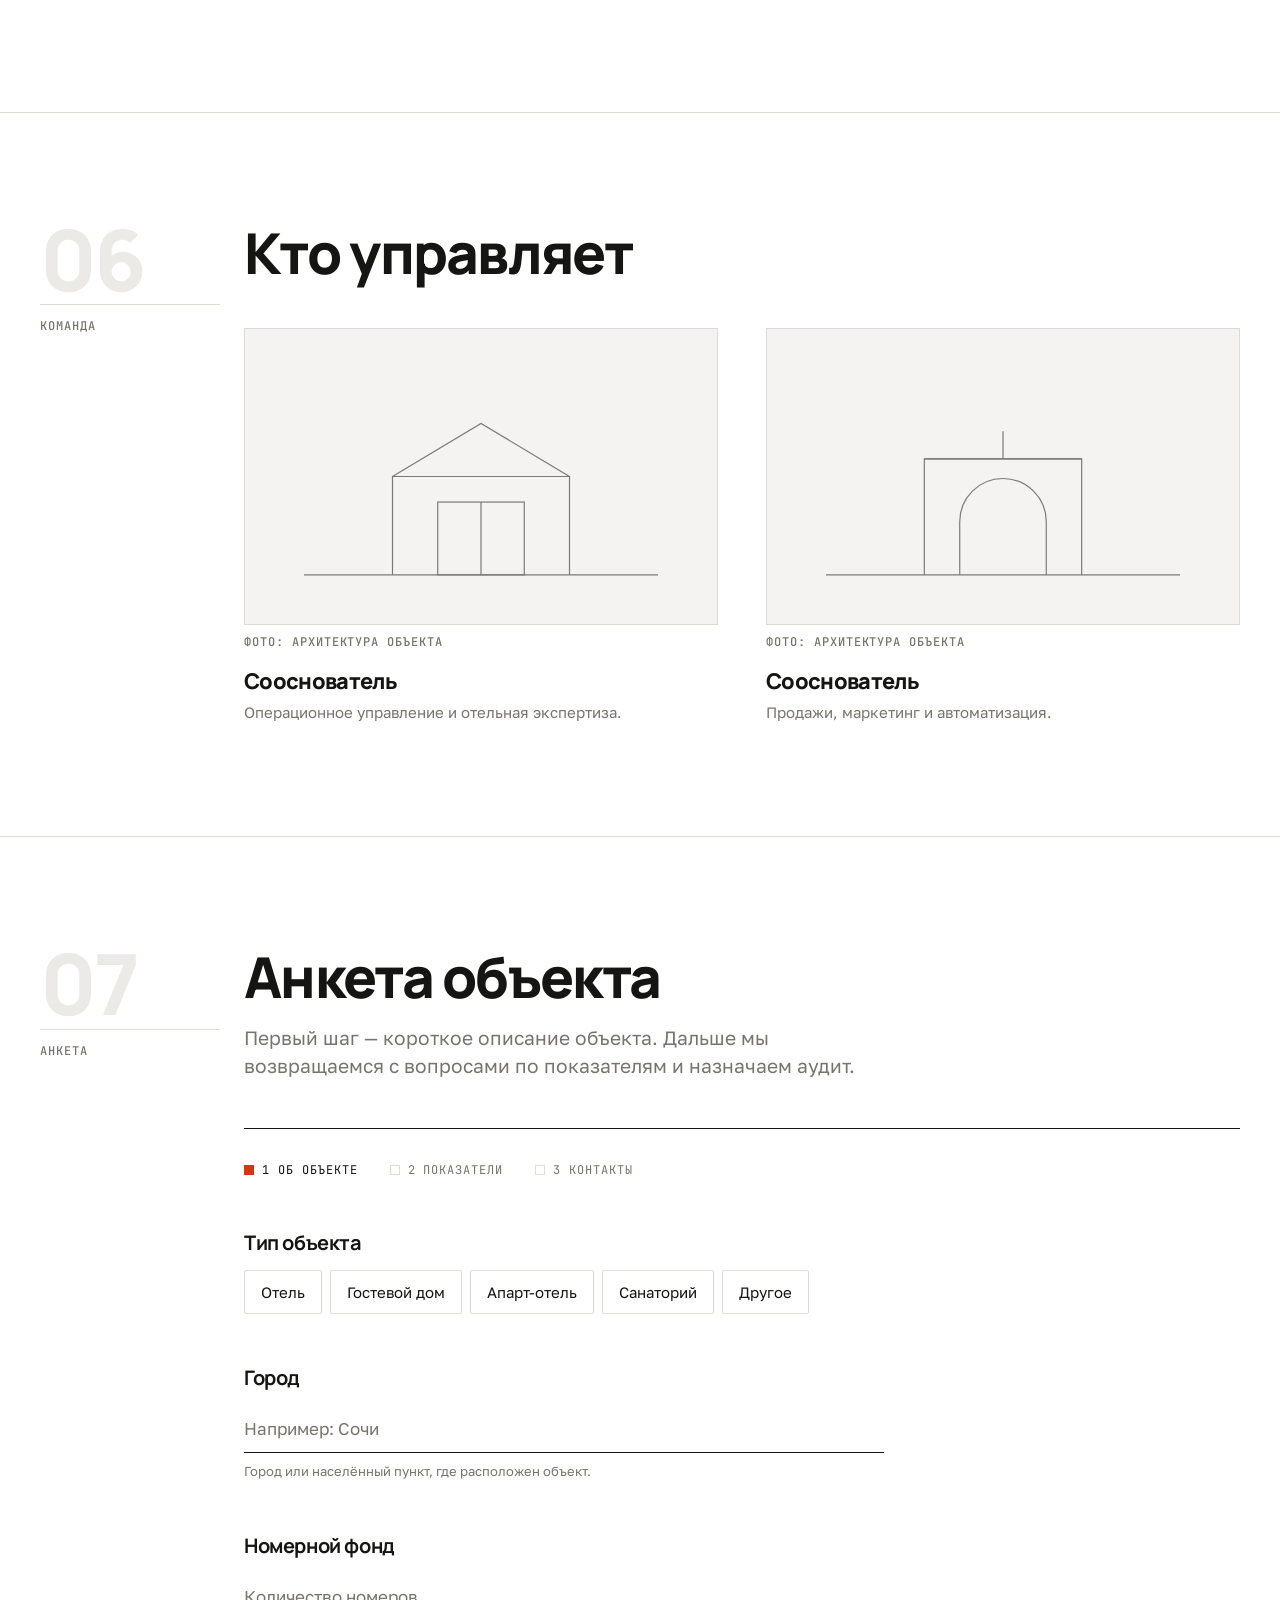
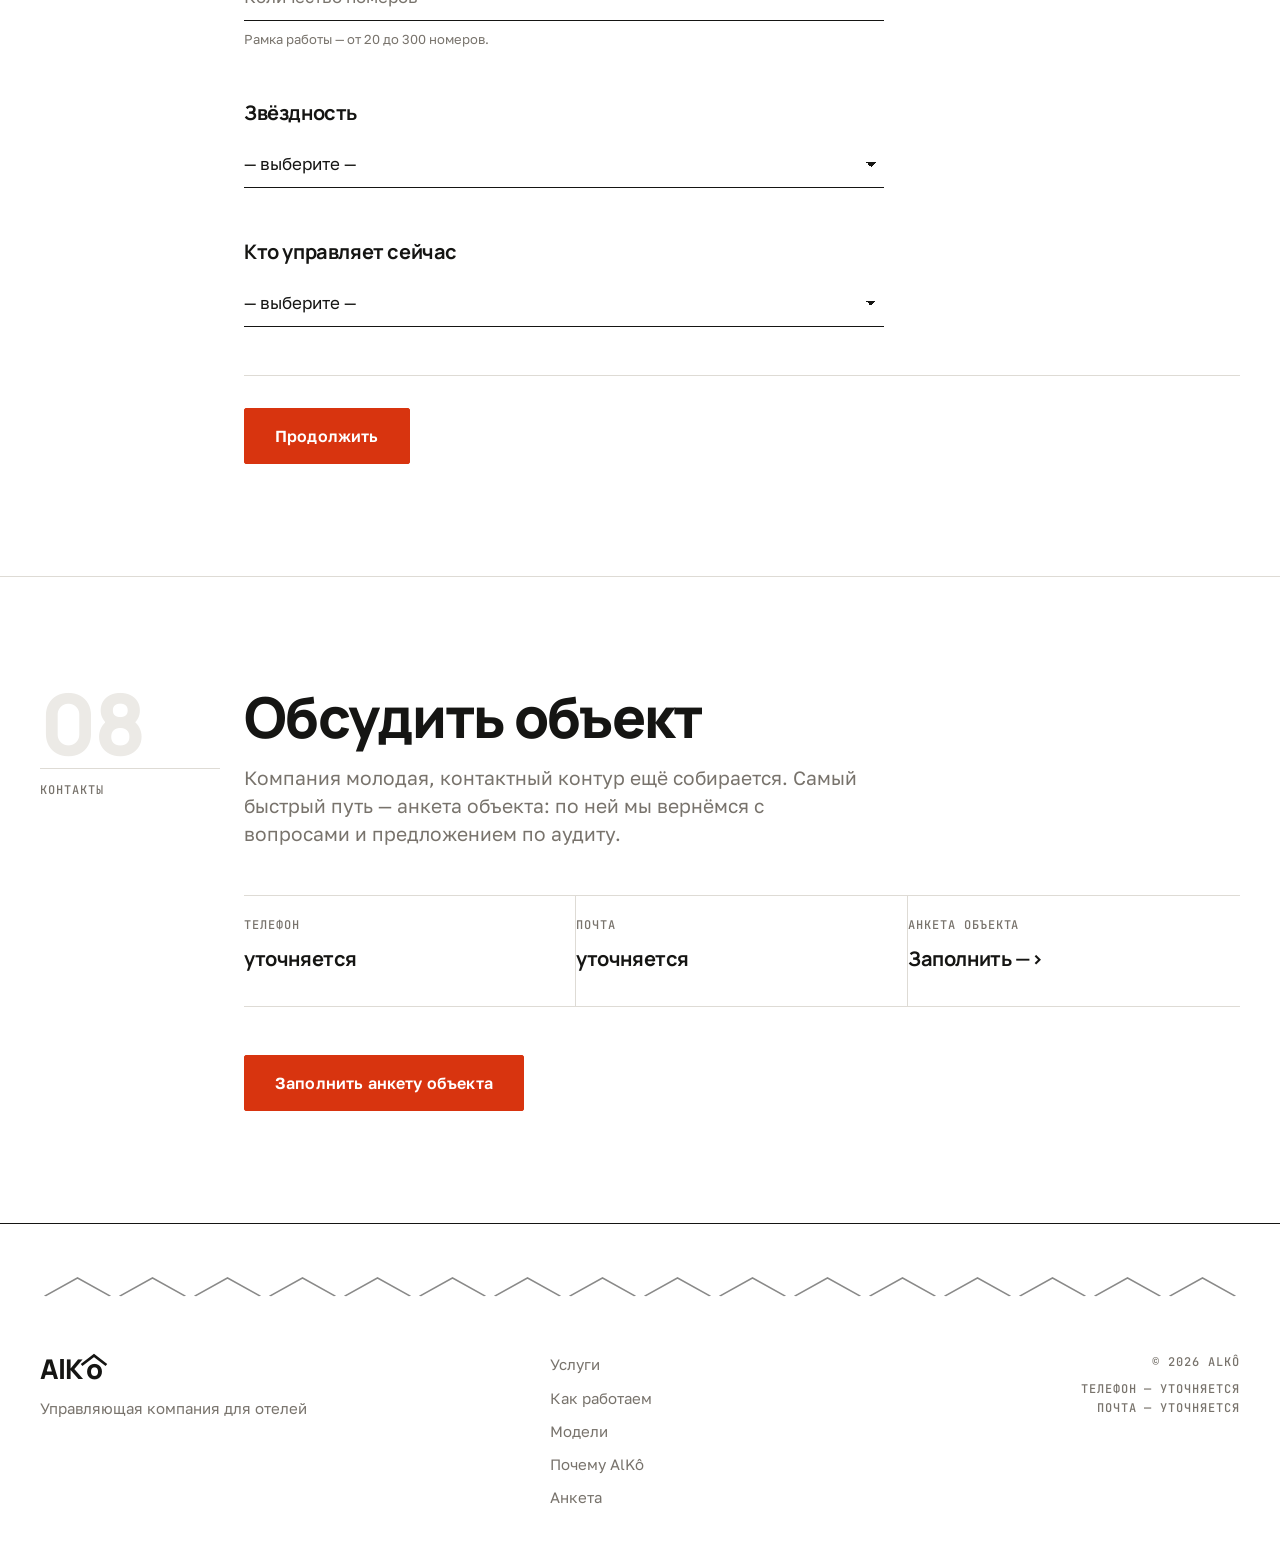
<file: variant-d.html>
<!DOCTYPE html>
<html lang="ru">
<head>
<meta charset="utf-8">
<meta name="viewport" content="width=device-width, initial-scale=1">
<title>AlKô — управляющая компания для отелей</title>
<meta name="description" content="AlKô — управляющая компания для отелей, гостевых домов, апарт-отелей и санаториев. Операционное управление, доходность, финансы, соответствие, персонал, автоматизация.">
<link rel="preconnect" href="https://fonts.googleapis.com">
<link rel="preconnect" href="https://fonts.gstatic.com" crossorigin>
<link href="https://fonts.googleapis.com/css2?family=Manrope:wght@500;700;800&family=Golos+Text:wght@400;500;600&family=JetBrains+Mono:wght@400;500&display=swap&subset=cyrillic" rel="stylesheet">
<style>
/* ============================================================
   AlKô — вариант D. Архитектурный минимализм.
   Токены дизайн-системы
   ============================================================ */
:root{
  /* --- цвет --- */
  --bg:#ffffff;                /* чистый белый лист */
  --surface:#f4f3f1;           /* светло-серое поле плейсхолдеров */
  --surface-2:#eceae6;         /* второй уровень серого */
  --fg:#151513;                /* глубокий чёрный, не #000 (oklch ~15%) */
  --fg-invert:#ffffff;
  --muted:#78736c;             /* тёплый серый — второстепенное */
  --border:#dedbd5;            /* хайрлайн */
  --border-strong:#151513;
  --accent:#d8340f;            /* ЕДИНСТВЕННЫЙ сигнальный цвет: киноварь */
  --accent-ink:#ffffff;
  --ink-band:#151513;          /* контрастная полоса «Автоматизация» */

  /* --- типографика --- */
  --font-display:"Manrope","Golos Text",-apple-system,BlinkMacSystemFont,"Segoe UI",sans-serif;
  --font-body:"Golos Text","Manrope",-apple-system,BlinkMacSystemFont,"Segoe UI",sans-serif;
  --font-mono:"JetBrains Mono",ui-monospace,SFMono-Regular,Menlo,Consolas,monospace;
  --fs-hero:clamp(56px,9vw,160px);
  --fs-h2:clamp(32px,4.4vw,68px);
  --fs-h3:clamp(20px,1.7vw,28px);
  --fs-lead:clamp(17px,1.5vw,23px);
  --fs-body:17px;
  --fs-small:15px;
  --fs-mono:12px;
  --track-tight:-0.03em;

  /* --- сетка и ритм --- */
  --maxw:1360px;
  --gutter:40px;
  --gap:24px;
  --space-1:4px;  --space-2:8px;  --space-3:12px; --space-4:20px;
  --space-5:32px; --space-6:48px; --space-7:72px; --space-8:112px; --space-9:160px;

  /* --- радиусы, линии, время --- */
  --r-0:0px; --r-1:2px;
  --hair:1px;
  --dur-1:160ms; --dur-2:320ms; --dur-3:620ms;
  --ease:cubic-bezier(.22,.61,.36,1);
}

/* ============================================================
   База
   ============================================================ */
*,*::before,*::after{box-sizing:border-box}
html{-webkit-text-size-adjust:100%}
body{
  margin:0;background:var(--bg);color:var(--fg);
  font-family:var(--font-body);font-size:var(--fs-body);line-height:1.55;
  font-weight:400;overflow-x:hidden;
  -webkit-font-smoothing:antialiased;
}
h1,h2,h3,h4{font-family:var(--font-display);font-weight:800;letter-spacing:var(--track-tight);margin:0;line-height:.98}
p{margin:0}
ul{margin:0;padding:0;list-style:none}
a{color:inherit;text-decoration:none}
:focus-visible{outline:2px solid var(--accent);outline-offset:3px}
.mono{font-family:var(--font-mono);font-size:var(--fs-mono);letter-spacing:.08em;text-transform:uppercase;color:var(--muted);font-weight:500}
.lead{font-size:var(--fs-lead);line-height:1.42;color:var(--fg);max-width:44ch}
.dim{color:var(--muted)}
.sr{position:absolute;width:1px;height:1px;overflow:hidden;clip:rect(0 0 0 0);white-space:nowrap}

/* ============================================================
   Каркас: контейнер, 12 колонок, видимые направляющие
   ============================================================ */
.wrap{max-width:var(--maxw);margin:0 auto;padding:0 var(--gutter);position:relative}
.grid{display:grid;grid-template-columns:repeat(12,1fr);gap:var(--gap)}
.guides{
  position:fixed;inset:0;z-index:0;pointer-events:none;
  max-width:var(--maxw);margin:0 auto;padding:0 var(--gutter);
  display:grid;grid-template-columns:repeat(12,1fr);gap:var(--gap);
}
.guides i{border-left:var(--hair) solid var(--border);opacity:.6}
.guides i:last-child{border-right:var(--hair) solid var(--border)}
main,header,footer{position:relative;z-index:1}

/* ============================================================
   Шапка
   ============================================================ */
.hdr{position:sticky;top:0;z-index:40;background:rgba(255,255,255,.92);backdrop-filter:blur(8px);border-bottom:var(--hair) solid var(--border)}
.hdr-in{display:flex;align-items:center;justify-content:space-between;gap:var(--space-4);height:76px}
.logo{display:flex;align-items:center;gap:var(--space-3);min-height:44px}
.logo svg{display:block;height:34px;width:auto}
.logo-desc{font-family:var(--font-mono);font-size:11px;letter-spacing:.08em;text-transform:uppercase;color:var(--muted);border-left:var(--hair) solid var(--border);padding-left:var(--space-3);max-width:170px;line-height:1.25}
.nav{display:flex;align-items:center;gap:var(--space-5)}
.nav a{font-size:var(--fs-small);color:var(--fg);padding:6px 0;position:relative}
.nav a::after{content:"";position:absolute;left:0;right:100%;bottom:0;height:1px;background:var(--fg);transition:right var(--dur-2) var(--ease)}
.nav a:hover::after{right:0}
.hdr-cta{display:flex;align-items:center;gap:var(--space-3)}
.burger{display:none;width:44px;height:44px;border:var(--hair) solid var(--fg);background:none;border-radius:var(--r-1);cursor:pointer;padding:0}
.burger span{display:block;width:20px;height:1px;background:var(--fg);margin:4px auto;transition:transform var(--dur-2) var(--ease),opacity var(--dur-1)}
.burger[aria-expanded="true"] span:nth-child(1){transform:translateY(5px) rotate(45deg)}
.burger[aria-expanded="true"] span:nth-child(2){opacity:0}
.burger[aria-expanded="true"] span:nth-child(3){transform:translateY(-5px) rotate(-45deg)}
.mnav{display:none;border-top:var(--hair) solid var(--border);background:var(--bg)}
.mnav.open{display:block}
.mnav a{display:block;padding:16px var(--gutter);border-bottom:var(--hair) solid var(--border);font-size:18px;min-height:44px}

/* ============================================================
   Кнопки
   ============================================================ */
.btn{
  display:inline-flex;align-items:center;justify-content:center;
  min-height:48px;padding:0 22px;border-radius:var(--r-1);
  font-family:var(--font-body);font-size:var(--fs-small);font-weight:600;letter-spacing:.01em;
  border:var(--hair) solid transparent;cursor:pointer;background:none;
  transition:background var(--dur-1) var(--ease),color var(--dur-1) var(--ease),border-color var(--dur-1) var(--ease);
}
.btn-primary{background:var(--accent);color:var(--accent-ink);border-color:var(--accent)}
.btn-primary:hover{background:var(--bg);color:var(--accent)}
.btn-secondary{border-color:var(--fg);color:var(--fg)}
.btn-secondary:hover{background:var(--fg);color:var(--fg-invert)}
.btn-ghost{color:var(--fg);padding:0 4px;min-height:44px}
.btn-ghost:hover{color:var(--accent)}
.btn-lg{min-height:56px;padding:0 30px;font-size:16px}
.btn-on-dark{border-color:var(--fg-invert);color:var(--fg-invert)}
.btn-on-dark:hover{background:var(--fg-invert);color:var(--fg)}

/* ============================================================
   Секции, номера, sticky-рельс (изюминка варианта)
   ============================================================ */
.sec{padding:var(--space-8) 0;border-top:var(--hair) solid var(--border)}
.sec:first-of-type{border-top:0}
.rail{grid-column:1/3;position:sticky;top:118px;align-self:start}
.rail-num{
  font-family:var(--font-display);font-weight:800;letter-spacing:var(--track-tight);
  font-size:clamp(56px,6.6vw,112px);line-height:.8;color:var(--surface-2);
  transition:color var(--dur-3) var(--ease);
}
.rail.live .rail-num{color:var(--fg)}
.rail-lab{margin-top:var(--space-3);padding-top:var(--space-3);border-top:var(--hair) solid var(--border)}
.rail-roof{display:block;margin-top:var(--space-4);width:26px;height:12px;opacity:0;transform:translateY(6px);transition:opacity var(--dur-3) var(--ease),transform var(--dur-3) var(--ease)}
.rail.live .rail-roof{opacity:1;transform:none}
.body-col{grid-column:3/13}
.sec-title{font-size:var(--fs-h2);max-width:16ch}
.sec-intro{margin-top:var(--space-4);max-width:52ch;color:var(--muted);font-size:var(--fs-lead);line-height:1.45}

/* появление */
.rv{opacity:0;transform:translateY(18px);transition:opacity var(--dur-3) var(--ease),transform var(--dur-3) var(--ease)}
.rv.in{opacity:1;transform:none}

/* ============================================================
   Hero
   ============================================================ */
.hero{padding:var(--space-8) 0 var(--space-7)}
.hero-meta{grid-column:1/3;padding-top:10px}
.hero-main{grid-column:3/13}
.hero h1{font-size:var(--fs-hero);letter-spacing:var(--track-tight)}
.hero h1 .thin{font-weight:500;color:var(--muted)}
.hero-sub{margin-top:var(--space-5);display:grid;grid-template-columns:1fr 1fr;gap:var(--gap)}
.hero-actions{margin-top:var(--space-6);display:flex;gap:var(--space-3);flex-wrap:wrap}
.hero-rule{margin-top:var(--space-7);border-top:var(--hair) solid var(--border);padding-top:var(--space-3);display:flex;justify-content:space-between;gap:var(--space-4);flex-wrap:wrap}

/* ============================================================
   Плейсхолдеры «фото»
   ============================================================ */
.ph{background:var(--surface);border:var(--hair) solid var(--border);border-radius:var(--r-0)}
.ph svg{display:block;width:100%;height:auto}
.ph-cap{margin-top:var(--space-2)}

/* ============================================================
   Объекты
   ============================================================ */
.obj-list{display:grid;grid-template-columns:repeat(4,1fr);gap:0;border-top:var(--hair) solid var(--border);margin-top:var(--space-6)}
.obj{padding:var(--space-4) var(--space-4) var(--space-5) 0;border-bottom:var(--hair) solid var(--border);border-right:var(--hair) solid var(--border)}
.obj:last-child{border-right:0}
.obj h3{font-size:var(--fs-h3);margin-top:var(--space-3)}
.obj p{margin-top:var(--space-2);color:var(--muted);font-size:var(--fs-small)}

/* ============================================================
   Карточки услуг — только хайрлайны, без теней и цветных бордеров
   ============================================================ */
.svc-grid{margin-top:var(--space-6);border-top:var(--hair) solid var(--border)}
.svc{display:grid;grid-template-columns:1fr 2fr;gap:var(--gap);padding:var(--space-5) 0;border-bottom:var(--hair) solid var(--border)}
.svc h3{font-size:var(--fs-h3)}
.svc-n{margin-bottom:var(--space-2)}
.svc ul{display:grid;grid-template-columns:1fr 1fr;gap:var(--space-2) var(--gap)}
.svc li{padding-left:18px;position:relative;font-size:var(--fs-small);line-height:1.45}
.svc li::before{content:"";position:absolute;left:0;top:.72em;width:9px;height:var(--hair);background:var(--fg)}

/* полоса «Автоматизация» */
.band{background:var(--ink-band);color:var(--fg-invert);margin-top:var(--space-7)}
.band-in{padding:var(--space-7) 0}
.band h3{font-size:clamp(28px,3.2vw,48px);grid-column:1/6}
.band-items{grid-column:6/13;display:grid;gap:var(--space-4)}
.band-item{border-top:var(--hair) solid rgba(255,255,255,.28);padding-top:var(--space-3)}
.band-item .mono{color:rgba(255,255,255,.55)}
.band-item p{margin-top:var(--space-2);font-size:var(--fs-small);color:rgba(255,255,255,.86)}
.band-item b{font-weight:600;color:#fff;display:block;margin-top:6px;font-size:var(--fs-body)}

/* ============================================================
   Шаги процесса
   ============================================================ */
.steps{margin-top:var(--space-6);border-top:var(--hair) solid var(--border)}
.step{display:grid;grid-template-columns:64px 1fr 1.3fr;gap:var(--gap);align-items:baseline;padding:var(--space-4) 0;border-bottom:var(--hair) solid var(--border)}
.step-n{display:flex;flex-direction:column;gap:6px}
.step-n svg{width:22px;height:10px;display:block}
.step h3{font-size:clamp(19px,1.6vw,26px)}
.step p{color:var(--muted);font-size:var(--fs-small)}

/* ============================================================
   Таблица моделей: column-major grid → на 390px стек карточек
   ============================================================ */
.models{margin-top:var(--space-6);display:grid;grid-template-columns:1.4fr 1fr 1fr 1fr;grid-template-rows:repeat(6,auto);grid-auto-flow:column;border-top:var(--hair) solid var(--fg)}
.mcell{padding:var(--space-4) var(--space-4) var(--space-4) 0;border-bottom:var(--hair) solid var(--border);font-size:var(--fs-small);line-height:1.45}
.mcell.mhead{padding-top:var(--space-4);border-bottom:var(--hair) solid var(--fg)}
.mcell.mhead h3{font-size:clamp(18px,1.5vw,25px)}
.mcell.crit{color:var(--muted);font-family:var(--font-mono);font-size:var(--fs-mono);letter-spacing:.04em;text-transform:uppercase;line-height:1.5;padding-right:var(--space-5)}
.mlab{display:none}
.models .mcell:not(.crit):not(.mhead){padding-right:var(--space-5)}

/* ============================================================
   Почему AlKô
   ============================================================ */
.why{margin-top:var(--space-6);display:grid;grid-template-columns:repeat(3,1fr);gap:0;border-top:var(--hair) solid var(--border)}
.why-i{padding:var(--space-5) var(--space-5) var(--space-6) 0;border-right:var(--hair) solid var(--border);border-bottom:var(--hair) solid var(--border)}
.why-i:last-child{border-right:0}
.why-i h3{font-size:var(--fs-h3);margin-top:var(--space-3)}
.why-i p{margin-top:var(--space-3);color:var(--muted);font-size:var(--fs-small)}

/* ============================================================
   Команда
   ============================================================ */
.team{margin-top:var(--space-6);display:grid;grid-template-columns:1fr 1fr;gap:var(--space-6)}
.tm h3{font-size:var(--fs-h3);margin-top:var(--space-4)}
.tm p{margin-top:var(--space-2);color:var(--muted);font-size:var(--fs-small)}

/* ============================================================
   Анкета
   ============================================================ */
.form-wrap{margin-top:var(--space-6);border-top:var(--hair) solid var(--fg);padding-top:var(--space-5)}
.pstep{display:flex;gap:var(--space-5);flex-wrap:wrap;margin-bottom:var(--space-6)}
.pstep span{font-family:var(--font-mono);font-size:var(--fs-mono);letter-spacing:.08em;text-transform:uppercase;color:var(--muted);display:flex;align-items:center;gap:8px}
.pstep span.on{color:var(--fg)}
.pstep span.on::before{content:"";width:10px;height:10px;background:var(--accent);display:block}
.pstep span:not(.on)::before{content:"";width:10px;height:10px;border:var(--hair) solid var(--border);display:block}
.field{margin-bottom:var(--space-6);max-width:640px}
.field > label,.flabel{display:block;font-family:var(--font-display);font-weight:700;font-size:20px;letter-spacing:-0.02em;margin-bottom:var(--space-3)}
.help{margin-top:var(--space-2);color:var(--muted);font-size:13px}
.inp,.sel{
  width:100%;font-family:var(--font-body);font-size:17px;color:var(--fg);background:transparent;
  border:0;border-bottom:var(--hair) solid var(--fg);border-radius:0;padding:12px 0;min-height:48px;
  transition:border-color var(--dur-1) var(--ease);
}
.inp::placeholder{color:var(--muted)}
.inp:focus,.sel:focus{outline:0;border-bottom:2px solid var(--accent);padding-bottom:11px}
.sel{appearance:none;background-image:linear-gradient(45deg,transparent 50%,var(--fg) 50%),linear-gradient(135deg,var(--fg) 50%,transparent 50%);background-position:calc(100% - 13px) 22px,calc(100% - 8px) 22px;background-size:5px 5px,5px 5px;background-repeat:no-repeat;padding-right:34px}
.chips{display:flex;flex-wrap:wrap;gap:8px}
.chip{position:relative}
.chip input{position:absolute;opacity:0;width:100%;height:100%;margin:0;cursor:pointer}
.chip span{
  display:flex;align-items:center;min-height:44px;padding:0 16px;border:var(--hair) solid var(--border);
  border-radius:var(--r-1);font-size:var(--fs-small);color:var(--fg);
  transition:background var(--dur-1) var(--ease),color var(--dur-1) var(--ease),border-color var(--dur-1) var(--ease);
}
.chip input:hover + span{border-color:var(--fg)}
.chip input:checked + span{background:var(--fg);color:var(--fg-invert);border-color:var(--fg)}
.chip input:focus-visible + span{outline:2px solid var(--accent);outline-offset:2px}
.form-foot{display:flex;align-items:center;gap:var(--space-4);flex-wrap:wrap;border-top:var(--hair) solid var(--border);padding-top:var(--space-5)}
.form-note{font-family:var(--font-mono);font-size:var(--fs-mono);letter-spacing:.06em;text-transform:uppercase;color:var(--accent);opacity:0;transition:opacity var(--dur-2) var(--ease)}
.form-note.show{opacity:1}

/* ============================================================
   Контакты и футер
   ============================================================ */
.contacts{margin-top:var(--space-6);display:grid;grid-template-columns:repeat(3,1fr);gap:0;border-top:var(--hair) solid var(--border)}
.ct{padding:var(--space-4) var(--space-4) var(--space-5) 0;border-right:var(--hair) solid var(--border);border-bottom:var(--hair) solid var(--border)}
.ct:last-child{border-right:0}
.ct b{display:block;font-family:var(--font-display);font-weight:700;font-size:20px;margin-top:var(--space-2);letter-spacing:-0.02em}
.ftr{border-top:var(--hair) solid var(--fg);padding:var(--space-6) 0 var(--space-5)}
.ftr-pattern{height:26px;width:100%;margin-bottom:var(--space-6);opacity:.5}
.ftr-in{display:grid;grid-template-columns:repeat(12,1fr);gap:var(--gap);align-items:start}
.ftr-l{grid-column:1/6}
.ftr-n{grid-column:6/10;display:grid;gap:10px}
.ftr-n a{font-size:var(--fs-small);color:var(--muted)}
.ftr-n a:hover{color:var(--fg)}
.ftr-r{grid-column:10/13;text-align:right}
.ftr-l p{margin-top:var(--space-3);color:var(--muted);font-size:var(--fs-small)}

/* ============================================================
   Адаптив
   ============================================================ */
@media (max-width:1100px){
  :root{--gutter:28px;--gap:18px}
  .rail{position:static}
  .obj-list{grid-template-columns:1fr 1fr}
  .obj:nth-child(2n){border-right:0}
}
@media (max-width:900px){
  .guides{display:none}
  .nav{display:none}
  .hdr-cta .btn-secondary{display:none}
  .burger{display:block}
  .logo-desc{display:none}
  .hero-meta,.hero-main,.rail,.body-col{grid-column:1/13}
  .rail{display:flex;align-items:baseline;gap:var(--space-4);margin-bottom:var(--space-5);border-bottom:var(--hair) solid var(--border);padding-bottom:var(--space-3)}
  .rail-num{font-size:44px;color:var(--fg)}
  .rail-lab{margin:0;padding:0;border:0}
  .rail-roof{display:none}
  .hero-sub{grid-template-columns:1fr}
  .svc{grid-template-columns:1fr;gap:var(--space-3)}
  .band h3,.band-items{grid-column:1/13}
  .band-items{margin-top:var(--space-5)}
  .why{grid-template-columns:1fr}
  .why-i{border-right:0;padding-right:0}
  .team{grid-template-columns:1fr;gap:var(--space-5)}
  .contacts{grid-template-columns:1fr}
  .ct{border-right:0;padding-right:0}
  .ftr-l,.ftr-n,.ftr-r{grid-column:1/13}
  .ftr-r{text-align:left;margin-top:var(--space-4)}
  .ftr-n{margin-top:var(--space-4);gap:0}
  .ftr-n a{display:flex;align-items:center;min-height:44px;border-bottom:var(--hair) solid var(--border)}
  .ct b a{display:inline-flex;align-items:center;min-height:44px}
}
@media (max-width:640px){
  /* на 390 длинные русские слова не влезают в 56px — снижаем шкалу hero */
  :root{--gutter:20px;--space-8:64px;--space-7:48px;--fs-hero:clamp(38px,10.5vw,52px)}
  .sec{padding:var(--space-7) 0}
  .obj-list{grid-template-columns:1fr}
  .obj{border-right:0;padding-right:0}
  .svc ul{grid-template-columns:1fr}
  .step{grid-template-columns:1fr;gap:var(--space-2);padding:var(--space-4) 0}
  .models{grid-template-columns:1fr;grid-template-rows:none;grid-auto-flow:row;border-top:0}
  .mcell.crit{display:none}
  .mcell{padding-right:0}
  .mcell.mhead{border-top:var(--hair) solid var(--fg);margin-top:var(--space-5)}
  .mlab{display:block;font-family:var(--font-mono);font-size:11px;letter-spacing:.06em;text-transform:uppercase;color:var(--muted);margin-bottom:6px}
  .hero-actions .btn{width:100%}
  .form-foot .btn{width:100%}
}
@media (prefers-reduced-motion:reduce){
  *,*::before,*::after{animation-duration:.001ms !important;transition-duration:.001ms !important;scroll-behavior:auto !important}
  .rv{opacity:1;transform:none}
}
</style>
</head>
<body>

<!-- направляющие 12-колоночной сетки -->
<div class="guides" aria-hidden="true" data-od-id="grid-guides"><i></i><i></i><i></i><i></i><i></i><i></i><i></i><i></i><i></i><i></i><i></i><i></i></div>

<!-- ============================ ШАПКА ============================ -->
<header class="hdr" data-od-id="site-header">
  <div class="wrap">
    <div class="hdr-in">
      <a class="logo" href="#top" data-od-id="logo-link" aria-label="AlKô — на главную">
        <svg viewBox="0 0 118 40" role="img" aria-label="AlKô" data-od-id="logo-mark">
          <text x="0" y="33" font-family="Manrope, sans-serif" font-weight="800" font-size="34" letter-spacing="-1.2" fill="#151513">AlK</text>
          <text x="57" y="33" font-family="Manrope, sans-serif" font-weight="800" font-size="34" letter-spacing="-1.2" fill="#151513">o</text>
          <path d="M52 15 L67.5 3 L83 15" fill="none" stroke="#151513" stroke-width="3.4" stroke-linejoin="miter" stroke-linecap="butt"/>
        </svg>
        <span class="logo-desc">управляющая компания для отелей</span>
      </a>
      <nav class="nav" data-od-id="nav-desktop" aria-label="Основная навигация">
        <a href="#services" data-od-id="nav-services">Услуги</a>
        <a href="#process" data-od-id="nav-process">Как работаем</a>
        <a href="#models" data-od-id="nav-models">Модели</a>
        <a href="#why" data-od-id="nav-why">Почему AlKô</a>
        <a href="#form" data-od-id="nav-form">Анкета</a>
      </nav>
      <div class="hdr-cta">
        <a class="btn btn-secondary" href="#contacts" data-od-id="btn-header-discuss">Обсудить объект</a>
        <button class="burger" type="button" aria-expanded="false" aria-controls="mnav" aria-label="Меню" data-od-id="btn-burger">
          <span></span><span></span><span></span>
        </button>
      </div>
    </div>
  </div>
  <nav class="mnav" id="mnav" data-od-id="nav-mobile" aria-label="Мобильная навигация">
    <a href="#services" data-od-id="mnav-services">Услуги</a>
    <a href="#process" data-od-id="mnav-process">Как работаем</a>
    <a href="#models" data-od-id="mnav-models">Модели</a>
    <a href="#why" data-od-id="mnav-why">Почему AlKô</a>
    <a href="#form" data-od-id="mnav-form">Анкета</a>
    <a href="#contacts" data-od-id="mnav-contacts">Обсудить объект</a>
  </nav>
</header>

<main id="top">

<!-- ============================ HERO ============================ -->
<section class="sec hero" data-od-id="section-hero">
  <div class="wrap grid">
    <div class="hero-meta rv" data-od-id="hero-meta">
      <div class="mono">00 — AlKô</div>
      <div class="mono" style="margin-top:8px">управляющая компания<br>для отелей</div>
    </div>
    <div class="hero-main">
      <h1 class="rv" data-od-id="hero-title">Ваш отель —<br>под управлением<br><span class="thin">профессионалов</span></h1>
      <div class="hero-sub rv">
        <p class="lead" data-od-id="hero-lead">Прозрачно, с цифрами, без вашей ежедневной вовлечённости. Мы берём на себя операционку, доходность и отчётность — вы принимаете решения по фактам.</p>
        <p class="mono" data-od-id="hero-note" style="align-self:end">Собственник видит отчёт каждый месяц.<br>Конкретика по объекту — по итогам аудита.</p>
      </div>
      <div class="hero-actions rv">
        <a class="btn btn-primary btn-lg" href="#form" data-od-id="btn-hero-primary">Заполнить анкету объекта</a>
        <a class="btn btn-secondary btn-lg" href="#contacts" data-od-id="btn-hero-secondary">Обсудить объект</a>
      </div>
    </div>
  </div>
  <div class="wrap" style="margin-top:var(--space-7)">
    <div class="ph rv" data-od-id="ph-hero-facade">
      <svg viewBox="0 0 1280 300" role="img" aria-label="Линейная схема фасада объекта">
        <rect width="1280" height="300" fill="#f4f3f1"/>
        <g stroke="#151513" fill="none" stroke-width="1.2" opacity=".62">
          <path d="M60 258 H1220"/>
          <path d="M120 258 V96 H400 V258"/>
          <path d="M120 96 L260 40 L400 96"/>
          <g>
            <rect x="150" y="122" width="34" height="46"/><rect x="204" y="122" width="34" height="46"/>
            <rect x="258" y="122" width="34" height="46"/><rect x="312" y="122" width="34" height="46"/>
            <rect x="150" y="188" width="34" height="46"/><rect x="204" y="188" width="34" height="46"/>
            <rect x="258" y="188" width="34" height="46"/><rect x="312" y="188" width="34" height="46"/>
          </g>
          <path d="M430 258 V140 H700 V258"/>
          <path d="M430 140 H700"/>
          <path d="M466 258 V206 a30 30 0 0 1 60 0 V258"/>
          <path d="M604 258 V206 a30 30 0 0 1 60 0 V258"/>
          <g><rect x="466" y="160" width="60" height="26"/><rect x="604" y="160" width="60" height="26"/><rect x="535" y="160" width="60" height="26"/></g>
          <path d="M730 258 V70 H980 V258"/>
          <path d="M730 110 H980 M730 152 H980 M730 194 H980"/>
          <path d="M760 70 V258 M840 70 V258 M920 70 V258"/>
          <path d="M1010 258 V170 H1160 V258"/>
          <path d="M1010 170 L1085 128 L1160 170"/>
          <path d="M1030 258 L1030 214 L1058 214 L1058 258 M1058 214 L1058 196 L1086 196 L1086 258 M1086 196 L1086 178 L1114 178 L1114 258"/>
          <path d="M1085 128 V104"/>
        </g>
      </svg>
    </div>
    <div class="ph-cap mono" data-od-id="cap-hero-facade">фото: архитектура объекта</div>
    <div class="hero-rule">
      <span class="mono">отели · гостевые дома · апарт-отели · санатории</span>
      <span class="mono">номерной фонд 20–300 номеров</span>
    </div>
  </div>
</section>

<!-- ============================ 01 · ОБЪЕКТЫ ============================ -->
<section class="sec" id="objects" data-od-id="section-objects">
  <div class="wrap grid">
    <div class="rail" data-rail data-od-id="rail-objects">
      <div class="rail-num">01</div>
      <div class="rail-lab mono">Объекты</div>
      <svg class="rail-roof" viewBox="0 0 26 12" aria-hidden="true"><path d="M1 11 L13 1 L25 11" fill="none" stroke="#d8340f" stroke-width="2"/></svg>
    </div>
    <div class="body-col">
      <h2 class="sec-title rv" data-od-id="title-objects">Для каких объектов</h2>
      <p class="sec-intro rv" data-od-id="intro-objects">Работаем с объектами размещения, где операционка уже сложнее, чем «присмотреть самому», но управленческая команда ещё не выстроена. Рамка по фонду — от 20 до 300 номеров.</p>
      <div class="obj-list rv">
        <article class="obj" data-od-id="obj-hotel">
          <div class="mono">A</div><h3>Отели</h3>
          <p>Классический номерной фонд, отделы и сменная работа.</p>
        </article>
        <article class="obj" data-od-id="obj-guesthouse">
          <div class="mono">B</div><h3>Гостевые дома</h3>
          <p>Малый фонд, где важна экономика каждого номера.</p>
        </article>
        <article class="obj" data-od-id="obj-aparthotel">
          <div class="mono">C</div><h3>Апарт-отели</h3>
          <p>Объекты с множественными собственниками номеров.</p>
        </article>
        <article class="obj" data-od-id="obj-sanatorium">
          <div class="mono">D</div><h3>Санатории</h3>
          <p>Размещение плюс профильные службы и загрузка по сезонам.</p>
        </article>
      </div>
    </div>
  </div>
</section>

<!-- ============================ 02 · УСЛУГИ ============================ -->
<section class="sec" id="services" data-od-id="section-services">
  <div class="wrap grid">
    <div class="rail" data-rail data-od-id="rail-services">
      <div class="rail-num">02</div>
      <div class="rail-lab mono">Услуги</div>
      <svg class="rail-roof" viewBox="0 0 26 12" aria-hidden="true"><path d="M1 11 L13 1 L25 11" fill="none" stroke="#d8340f" stroke-width="2"/></svg>
    </div>
    <div class="body-col">
      <h2 class="sec-title rv" data-od-id="title-services">Что берём на себя</h2>
      <p class="sec-intro rv" data-od-id="intro-services">Пять направлений работы и отдельная полоса автоматизации. Состав по вашему объекту определяется по итогам аудита.</p>

      <div class="svc-grid">
        <article class="svc rv" data-od-id="svc-ops">
          <div><div class="svc-n mono">01</div><h3>Операционное<br>управление</h3></div>
          <ul>
            <li>Управление объектом: организация ежедневной работы</li>
            <li>Стандарты для каждого отдела</li>
            <li>Контроль состояния номерного фонда с чек-листами</li>
            <li>KPI и контроль показателей отделов</li>
            <li>Инвентаризация</li>
          </ul>
        </article>
        <article class="svc rv" data-od-id="svc-revenue">
          <div><div class="svc-n mono">02</div><h3>Продажи<br>и доходность</h3></div>
          <ul>
            <li>Работа с OTA: договоры, кабинеты, интеграция с шахматкой</li>
            <li>Revenue Management и динамическое ценообразование</li>
            <li>Развитие прямых продаж</li>
          </ul>
        </article>
        <article class="svc rv" data-od-id="svc-finance">
          <div><div class="svc-n mono">03</div><h3>Финансы<br>и закуп</h3></div>
          <ul>
            <li>Финансы и отчётность: акты сверок, отчёты агентов, бюджет, финотчётность</li>
            <li>Закуп и поиск поставщиков</li>
            <li>Ежемесячный отчёт собственнику</li>
          </ul>
        </article>
        <article class="svc rv" data-od-id="svc-compliance">
          <div><div class="svc-n mono">04</div><h3>Соответствие<br>и статус</h3></div>
          <ul>
            <li>Классификация и звёздность: подготовка и получение</li>
            <li>Прохождение самооценки</li>
            <li>Паспорт безопасности: разработка и сопровождение</li>
            <li>Соглашения с УВМ</li>
          </ul>
        </article>
        <article class="svc rv" data-od-id="svc-people">
          <div><div class="svc-n mono">05</div><h3>Люди</h3></div>
          <ul>
            <li>Подбор персонала</li>
            <li>Обучение персонала</li>
            <li>Менторство собственника: сопровождение собственника или должностного лица</li>
          </ul>
        </article>
      </div>
    </div>
  </div>

  <!-- контрастная полоса: автоматизация -->
  <div class="band" data-od-id="band-automation">
    <div class="wrap band-in grid">
      <h3 data-od-id="title-automation">Автоматизация —<br>плюсом к пакету</h3>
      <div class="band-items">
        <div class="band-item" data-od-id="auto-crm">
          <div class="mono">A—01</div>
          <b>CRM для учёта объекта и задач по отделам</b>
          <p>Задачи, ответственные и статусы собраны в одном месте, а не в переписке.</p>
        </div>
        <div class="band-item" data-od-id="auto-concierge">
          <div class="mono">A—02</div>
          <b>AI-консьерж для гостей</b>
          <p>Отвечает на типовые вопросы гостей и снимает нагрузку со стойки.</p>
        </div>
        <div class="band-item" data-od-id="auto-bots">
          <div class="mono">A—03</div>
          <b>Боты для рутинных процессов</b>
          <p>Чек-листы номерного фонда и отчёты агентов собираются без ручного сведения.</p>
        </div>
      </div>
    </div>
  </div>
</section>

<!-- ============================ 03 · КАК РАБОТАЕМ ============================ -->
<section class="sec" id="process" data-od-id="section-process">
  <div class="wrap grid">
    <div class="rail" data-rail data-od-id="rail-process">
      <div class="rail-num">03</div>
      <div class="rail-lab mono">Как работаем</div>
      <svg class="rail-roof" viewBox="0 0 26 12" aria-hidden="true"><path d="M1 11 L13 1 L25 11" fill="none" stroke="#d8340f" stroke-width="2"/></svg>
    </div>
    <div class="body-col">
      <h2 class="sec-title rv" data-od-id="title-process">Шесть шагов<br>до управления</h2>
      <p class="sec-intro rv" data-od-id="intro-process">Каждый шаг заканчивается документом или доступом на вашей стороне — вы всегда видите, где мы находимся.</p>
      <div class="steps">
        <article class="step rv" data-od-id="step-1">
          <div class="step-n"><svg viewBox="0 0 22 10" aria-hidden="true"><path d="M1 9 L11 1 L21 9" fill="none" stroke="#151513" stroke-width="1.6"/></svg><span class="mono">01</span></div>
          <h3>Анкета объекта</h3>
          <p>Вы описываете объект и текущую ситуацию. Собственник получает фиксацию исходных данных.</p>
        </article>
        <article class="step rv" data-od-id="step-2">
          <div class="step-n"><svg viewBox="0 0 22 10" aria-hidden="true"><path d="M1 9 L11 1 L21 9" fill="none" stroke="#151513" stroke-width="1.6"/></svg><span class="mono">02</span></div>
          <h3>Аудит</h3>
          <p>Смотрим операционку, продажи и финансы объекта. Собственник получает картину «как есть» с узкими местами.</p>
        </article>
        <article class="step rv" data-od-id="step-3">
          <div class="step-n"><svg viewBox="0 0 22 10" aria-hidden="true"><path d="M1 9 L11 1 L21 9" fill="none" stroke="#151513" stroke-width="1.6"/></svg><span class="mono">03</span></div>
          <h3>Предложение</h3>
          <p>Формируем состав работ и модель сотрудничества под объект. Собственник получает понятный периметр ответственности.</p>
        </article>
        <article class="step rv" data-od-id="step-4">
          <div class="step-n"><svg viewBox="0 0 22 10" aria-hidden="true"><path d="M1 9 L11 1 L21 9" fill="none" stroke="#151513" stroke-width="1.6"/></svg><span class="mono">04</span></div>
          <h3>Договор</h3>
          <p>Закрепляем состав услуг, порядок вознаграждения и отчётность. Собственник получает зафиксированные правила игры.</p>
        </article>
        <article class="step rv" data-od-id="step-5">
          <div class="step-n"><svg viewBox="0 0 22 10" aria-hidden="true"><path d="M1 9 L11 1 L21 9" fill="none" stroke="#151513" stroke-width="1.6"/></svg><span class="mono">05</span></div>
          <h3>Запуск</h3>
          <p>Вводим стандарты, чек-листы, KPI и инструменты учёта. Собственник получает работающий контур управления.</p>
        </article>
        <article class="step rv" data-od-id="step-6">
          <div class="step-n"><svg viewBox="0 0 22 10" aria-hidden="true"><path d="M1 9 L11 1 L21 9" fill="none" stroke="#151513" stroke-width="1.6"/></svg><span class="mono">06</span></div>
          <h3>Ежемесячный отчёт</h3>
          <p>Показываем результат месяца и план на следующий. Собственник получает цифры и решения на одной странице.</p>
        </article>
      </div>
    </div>
  </div>
</section>

<!-- ============================ 04 · МОДЕЛИ ============================ -->
<section class="sec" id="models" data-od-id="section-models">
  <div class="wrap grid">
    <div class="rail" data-rail data-od-id="rail-models">
      <div class="rail-num">04</div>
      <div class="rail-lab mono">Модели</div>
      <svg class="rail-roof" viewBox="0 0 26 12" aria-hidden="true"><path d="M1 11 L13 1 L25 11" fill="none" stroke="#d8340f" stroke-width="2"/></svg>
    </div>
    <div class="body-col">
      <h2 class="sec-title rv" data-od-id="title-models">Модели сотрудничества</h2>
      <p class="sec-intro rv" data-od-id="intro-models">Три формата работы. Конкретные условия и суммы зависят от объекта и определяются по итогам аудита.</p>

      <div class="models rv" data-od-id="table-models">
        <!-- колонка критериев (скрыта на мобайле) -->
        <div class="mcell mhead crit" aria-hidden="true"></div>
        <div class="mcell crit">Кому подходит</div>
        <div class="mcell crit">Что входит</div>
        <div class="mcell crit">Как считается вознаграждение</div>
        <div class="mcell crit">Отчётность</div>
        <div class="mcell crit">Вовлечённость собственника</div>

        <!-- модель 1 -->
        <div class="mcell mhead" data-od-id="model-full"><h3>Полное управление</h3></div>
        <div class="mcell"><span class="mlab">Кому подходит</span>Собственнику, который хочет выйти из ежедневной операционки целиком.</div>
        <div class="mcell"><span class="mlab">Что входит</span>Все пять направлений: операционное управление, продажи и доходность, финансы и закуп, соответствие и статус, люди.</div>
        <div class="mcell"><span class="mlab">Как считается вознаграждение</span>Определяется по итогам аудита.</div>
        <div class="mcell"><span class="mlab">Отчётность</span>Ежемесячный отчёт собственнику плюс оперативные показатели отделов.</div>
        <div class="mcell"><span class="mlab">Вовлечённость собственника</span>Минимальная: решения по стратегии и бюджету.</div>

        <!-- модель 2 -->
        <div class="mcell mhead" data-od-id="model-partial"><h3>Отдельные функции</h3></div>
        <div class="mcell"><span class="mlab">Кому подходит</span>Объекту с командой, где проседает конкретный участок.</div>
        <div class="mcell"><span class="mlab">Что входит</span>Выбранные блоки: например продажи и доходность или соответствие и статус.</div>
        <div class="mcell"><span class="mlab">Как считается вознаграждение</span>Определяется по итогам аудита, исходя из выбранного состава работ.</div>
        <div class="mcell"><span class="mlab">Отчётность</span>Отчёт по переданным функциям в согласованном ритме.</div>
        <div class="mcell"><span class="mlab">Вовлечённость собственника</span>Частичная: остальные участки остаются за вашей командой.</div>

        <!-- модель 3 -->
        <div class="mcell mhead" data-od-id="model-partnership"><h3>Партнёрская модель</h3></div>
        <div class="mcell"><span class="mlab">Кому подходит</span>Собственнику, который хочет связать оплату управления с результатом объекта.</div>
        <div class="mcell"><span class="mlab">Что входит</span>Состав работ собирается под цель по доходности объекта.</div>
        <div class="mcell"><span class="mlab">Как считается вознаграждение</span>% от прибыли или от оборота; база и порядок расчёта определяются по итогам аудита.</div>
        <div class="mcell"><span class="mlab">Отчётность</span>Ежемесячный отчёт с расчётом вознаграждения и обоснованием.</div>
        <div class="mcell"><span class="mlab">Вовлечённость собственника</span>Партнёрская: совместное согласование цели и бюджета.</div>
      </div>
    </div>
  </div>
</section>

<!-- ============================ 05 · ПОЧЕМУ ============================ -->
<section class="sec" id="why" data-od-id="section-why">
  <div class="wrap grid">
    <div class="rail" data-rail data-od-id="rail-why">
      <div class="rail-num">05</div>
      <div class="rail-lab mono">Почему AlKô</div>
      <svg class="rail-roof" viewBox="0 0 26 12" aria-hidden="true"><path d="M1 11 L13 1 L25 11" fill="none" stroke="#d8340f" stroke-width="2"/></svg>
    </div>
    <div class="body-col">
      <h2 class="sec-title rv" data-od-id="title-why">Почему AlKô</h2>
      <div class="why rv">
        <article class="why-i" data-od-id="why-expertise">
          <div class="mono">Тезис A</div>
          <h3>Отельер-практик<br>плюс автоматизация</h3>
          <p>Операционная экспертиза отеля соединена с рабочими инструментами: CRM, боты, AI-консьерж. Не консультация отдельно от исполнения, а одна команда.</p>
        </article>
        <article class="why-i" data-od-id="why-transparency">
          <div class="mono">Тезис B</div>
          <h3>Прозрачная<br>отчётность</h3>
          <p>Собственник видит цифры каждый месяц: что происходило с объектом, что изменилось и что планируется дальше.</p>
        </article>
        <article class="why-i" data-od-id="why-direct">
          <div class="mono">Тезис C</div>
          <h3>Прямые продажи<br>вместо зависимости от OTA</h3>
          <p>Каналы OTA остаются рабочим инструментом, но мы системно развиваем прямую загрузку объекта.</p>
        </article>
      </div>
    </div>
  </div>
</section>

<!-- ============================ 06 · КОМАНДА ============================ -->
<section class="sec" id="team" data-od-id="section-team">
  <div class="wrap grid">
    <div class="rail" data-rail data-od-id="rail-team">
      <div class="rail-num">06</div>
      <div class="rail-lab mono">Команда</div>
      <svg class="rail-roof" viewBox="0 0 26 12" aria-hidden="true"><path d="M1 11 L13 1 L25 11" fill="none" stroke="#d8340f" stroke-width="2"/></svg>
    </div>
    <div class="body-col">
      <h2 class="sec-title rv" data-od-id="title-team">Кто управляет</h2>
      <div class="team rv">
        <article class="tm" data-od-id="team-ops">
          <div class="ph">
            <svg viewBox="0 0 480 300" role="img" aria-label="Геометрический плейсхолдер портрета">
              <rect width="480" height="300" fill="#f4f3f1"/>
              <g stroke="#151513" fill="none" stroke-width="1.2" opacity=".55">
                <path d="M150 250 V150 H330 V250"/><path d="M150 150 L240 96 L330 150"/>
                <rect x="196" y="176" width="88" height="74"/><path d="M240 176 V250"/>
                <path d="M60 250 H420"/>
              </g>
            </svg>
          </div>
          <div class="ph-cap mono">фото: архитектура объекта</div>
          <h3>Сооснователь</h3>
          <p>Операционное управление и отельная экспертиза.</p>
        </article>
        <article class="tm" data-od-id="team-sales">
          <div class="ph">
            <svg viewBox="0 0 480 300" role="img" aria-label="Геометрический плейсхолдер портрета">
              <rect width="480" height="300" fill="#f4f3f1"/>
              <g stroke="#151513" fill="none" stroke-width="1.2" opacity=".55">
                <path d="M160 250 V132 H320 V250"/><path d="M160 132 H320"/>
                <path d="M196 250 V196 a44 44 0 0 1 88 0 V250"/>
                <path d="M60 250 H420"/><path d="M240 132 V104"/>
              </g>
            </svg>
          </div>
          <div class="ph-cap mono">фото: архитектура объекта</div>
          <h3>Сооснователь</h3>
          <p>Продажи, маркетинг и автоматизация.</p>
        </article>
      </div>
    </div>
  </div>
</section>

<!-- ============================ 07 · АНКЕТА ============================ -->
<section class="sec" id="form" data-od-id="section-form">
  <div class="wrap grid">
    <div class="rail" data-rail data-od-id="rail-form">
      <div class="rail-num">07</div>
      <div class="rail-lab mono">Анкета</div>
      <svg class="rail-roof" viewBox="0 0 26 12" aria-hidden="true"><path d="M1 11 L13 1 L25 11" fill="none" stroke="#d8340f" stroke-width="2"/></svg>
    </div>
    <div class="body-col">
      <h2 class="sec-title rv" data-od-id="title-form">Анкета объекта</h2>
      <p class="sec-intro rv" data-od-id="intro-form">Первый шаг — короткое описание объекта. Дальше мы возвращаемся с вопросами по показателям и назначаем аудит.</p>

      <form class="form-wrap rv" novalidate data-od-id="object-form" autocomplete="off">
        <div class="pstep" data-od-id="form-steps">
          <span class="on">1 Об объекте</span>
          <span>2 Показатели</span>
          <span>3 Контакты</span>
        </div>

        <div class="field" data-od-id="field-type">
          <span class="flabel" id="lbl-type">Тип объекта</span>
          <div class="chips" role="radiogroup" aria-labelledby="lbl-type">
            <label class="chip"><input type="radio" name="otype" value="hotel" data-od-id="opt-type-hotel"><span>Отель</span></label>
            <label class="chip"><input type="radio" name="otype" value="guesthouse" data-od-id="opt-type-guesthouse"><span>Гостевой дом</span></label>
            <label class="chip"><input type="radio" name="otype" value="apart" data-od-id="opt-type-apart"><span>Апарт-отель</span></label>
            <label class="chip"><input type="radio" name="otype" value="sanatorium" data-od-id="opt-type-sanatorium"><span>Санаторий</span></label>
            <label class="chip"><input type="radio" name="otype" value="other" data-od-id="opt-type-other"><span>Другое</span></label>
          </div>
        </div>

        <div class="field" data-od-id="field-city">
          <label for="city">Город</label>
          <input class="inp" id="city" name="city" type="text" placeholder="Например: Сочи" data-od-id="input-city">
          <div class="help">Город или населённый пункт, где расположен объект.</div>
        </div>

        <div class="field" data-od-id="field-rooms">
          <label for="rooms">Номерной фонд</label>
          <input class="inp" id="rooms" name="rooms" type="number" inputmode="numeric" min="1" placeholder="Количество номеров" data-od-id="input-rooms">
          <div class="help">Рамка работы — от 20 до 300 номеров.</div>
        </div>

        <div class="field" data-od-id="field-stars">
          <label for="stars">Звёздность</label>
          <select class="sel" id="stars" name="stars" data-od-id="select-stars">
            <option value="">— выберите —</option>
            <option value="none">Без категории</option>
            <option value="1">1★</option>
            <option value="2">2★</option>
            <option value="3">3★</option>
            <option value="4">4★</option>
            <option value="5">5★</option>
            <option value="progress">В процессе классификации</option>
          </select>
        </div>

        <div class="field" data-od-id="field-management">
          <label for="managed">Кто управляет сейчас</label>
          <select class="sel" id="managed" name="managed" data-od-id="select-management">
            <option value="">— выберите —</option>
            <option value="owner">Собственник сам</option>
            <option value="manager">Наёмный управляющий</option>
            <option value="company">Другая управляющая компания</option>
            <option value="notlaunched">Объект ещё не запущен</option>
          </select>
        </div>

        <div class="form-foot">
          <button class="btn btn-primary btn-lg" type="submit" data-od-id="btn-form-submit">Продолжить</button>
          <span class="form-note" id="form-note" role="status" data-od-id="form-note">Превью анкеты — отправка будет подключена</span>
        </div>
      </form>
    </div>
  </div>
</section>

<!-- ============================ 08 · КОНТАКТЫ ============================ -->
<section class="sec" id="contacts" data-od-id="section-contacts">
  <div class="wrap grid">
    <div class="rail" data-rail data-od-id="rail-contacts">
      <div class="rail-num">08</div>
      <div class="rail-lab mono">Контакты</div>
      <svg class="rail-roof" viewBox="0 0 26 12" aria-hidden="true"><path d="M1 11 L13 1 L25 11" fill="none" stroke="#d8340f" stroke-width="2"/></svg>
    </div>
    <div class="body-col">
      <h2 class="sec-title rv" data-od-id="title-contacts">Обсудить объект</h2>
      <p class="sec-intro rv" data-od-id="intro-contacts">Компания молодая, контактный контур ещё собирается. Самый быстрый путь — анкета объекта: по ней мы вернёмся с вопросами и предложением по аудиту.</p>
      <div class="contacts rv">
        <div class="ct" data-od-id="contact-phone"><div class="mono">Телефон</div><b>уточняется</b></div>
        <div class="ct" data-od-id="contact-mail"><div class="mono">Почта</div><b>уточняется</b></div>
        <div class="ct" data-od-id="contact-form"><div class="mono">Анкета объекта</div><b><a href="#form" data-od-id="link-to-form">Заполнить —&gt;</a></b></div>
      </div>
      <div style="margin-top:var(--space-6)">
        <a class="btn btn-primary btn-lg" href="#form" data-od-id="btn-contacts-primary">Заполнить анкету объекта</a>
      </div>
    </div>
  </div>
</section>

</main>

<!-- ============================ ФУТЕР ============================ -->
<footer class="ftr" data-od-id="site-footer">
  <div class="wrap">
    <svg class="ftr-pattern" viewBox="0 0 480 26" preserveAspectRatio="none" aria-hidden="true" data-od-id="footer-roof-pattern">
      <defs>
        <pattern id="roofs" width="30" height="26" patternUnits="userSpaceOnUse">
          <path d="M2 24 L15 6 L28 24" fill="none" stroke="#151513" stroke-width="1.1"/>
        </pattern>
      </defs>
      <rect width="480" height="26" fill="url(#roofs)"/>
    </svg>
    <div class="ftr-in">
      <div class="ftr-l">
        <svg viewBox="0 0 118 40" role="img" aria-label="AlKô" style="height:32px;width:auto;display:block" data-od-id="footer-logo">
          <text x="0" y="33" font-family="Manrope, sans-serif" font-weight="800" font-size="34" letter-spacing="-1.2" fill="#151513">AlK</text>
          <text x="57" y="33" font-family="Manrope, sans-serif" font-weight="800" font-size="34" letter-spacing="-1.2" fill="#151513">o</text>
          <path d="M52 15 L67.5 3 L83 15" fill="none" stroke="#151513" stroke-width="3.4" stroke-linejoin="miter"/>
        </svg>
        <p>Управляющая компания для отелей</p>
      </div>
      <nav class="ftr-n" aria-label="Навигация в подвале" data-od-id="footer-nav">
        <a href="#services" data-od-id="fnav-services">Услуги</a>
        <a href="#process" data-od-id="fnav-process">Как работаем</a>
        <a href="#models" data-od-id="fnav-models">Модели</a>
        <a href="#why" data-od-id="fnav-why">Почему AlKô</a>
        <a href="#form" data-od-id="fnav-form">Анкета</a>
      </nav>
      <div class="ftr-r">
        <div class="mono" data-od-id="footer-copy">© 2026 AlKô</div>
        <div class="mono" style="margin-top:8px">Телефон — уточняется<br>Почта — уточняется</div>
      </div>
    </div>
  </div>
</footer>

<script>
(function(){
  "use strict";
  var reduce = window.matchMedia("(prefers-reduced-motion: reduce)").matches;

  /* --- плавные якоря через window.scrollTo --- */
  function headerOffset(){
    var h = document.querySelector(".hdr");
    return h ? h.getBoundingClientRect().height + 18 : 90;
  }
  document.addEventListener("click", function(e){
    var a = e.target.closest ? e.target.closest('a[href^="#"]') : null;
    if(!a) return;
    var id = a.getAttribute("href");
    if(!id || id === "#") return;
    var el = document.querySelector(id);
    if(!el) return;
    e.preventDefault();
    closeMenu();
    var top = window.pageYOffset + el.getBoundingClientRect().top - headerOffset();
    if(top < 0) top = 0;
    window.scrollTo({ top: top, behavior: reduce ? "auto" : "smooth" });
    if(history.replaceState) history.replaceState(null, "", id);
  });

  /* --- мобильное меню --- */
  var burger = document.querySelector(".burger");
  var mnav = document.getElementById("mnav");
  function closeMenu(){
    if(!burger || !mnav) return;
    burger.setAttribute("aria-expanded","false");
    mnav.classList.remove("open");
  }
  if(burger && mnav){
    burger.addEventListener("click", function(){
      var open = burger.getAttribute("aria-expanded") === "true";
      burger.setAttribute("aria-expanded", open ? "false" : "true");
      mnav.classList.toggle("open", !open);
    });
  }
  document.addEventListener("keydown", function(e){ if(e.key === "Escape") closeMenu(); });

  /* --- reveal-on-scroll --- */
  var revealables = document.querySelectorAll(".rv");
  if(!("IntersectionObserver" in window) || reduce){
    Array.prototype.forEach.call(revealables, function(n){ n.classList.add("in"); });
  } else {
    var ro = new IntersectionObserver(function(entries){
      entries.forEach(function(en){
        if(en.isIntersecting){ en.target.classList.add("in"); ro.unobserve(en.target); }
      });
    }, { rootMargin: "0px 0px -12% 0px", threshold: 0.08 });
    Array.prototype.forEach.call(revealables, function(n){ ro.observe(n); });
  }

  /* --- изюминка: sticky-номер секции оживает, пока секция в кадре --- */
  var rails = document.querySelectorAll("[data-rail]");
  if("IntersectionObserver" in window){
    var so = new IntersectionObserver(function(entries){
      entries.forEach(function(en){
        var rail = en.target.querySelector("[data-rail]");
        if(!rail) return;
        rail.classList.toggle("live", en.isIntersecting);
      });
    }, { rootMargin: "-45% 0px -45% 0px", threshold: 0 });
    Array.prototype.forEach.call(document.querySelectorAll("section[id]"), function(s){
      if(s.querySelector("[data-rail]")) so.observe(s);
    });
  } else {
    Array.prototype.forEach.call(rails, function(r){ r.classList.add("live"); });
  }

  /* --- превью-анкета: ничего не отправляет --- */
  var form = document.querySelector("[data-od-id='object-form']");
  var note = document.getElementById("form-note");
  if(form && note){
    form.addEventListener("submit", function(e){
      e.preventDefault();
      note.classList.add("show");
    });
  }
})();
</script>
</body>
</html>
</file>
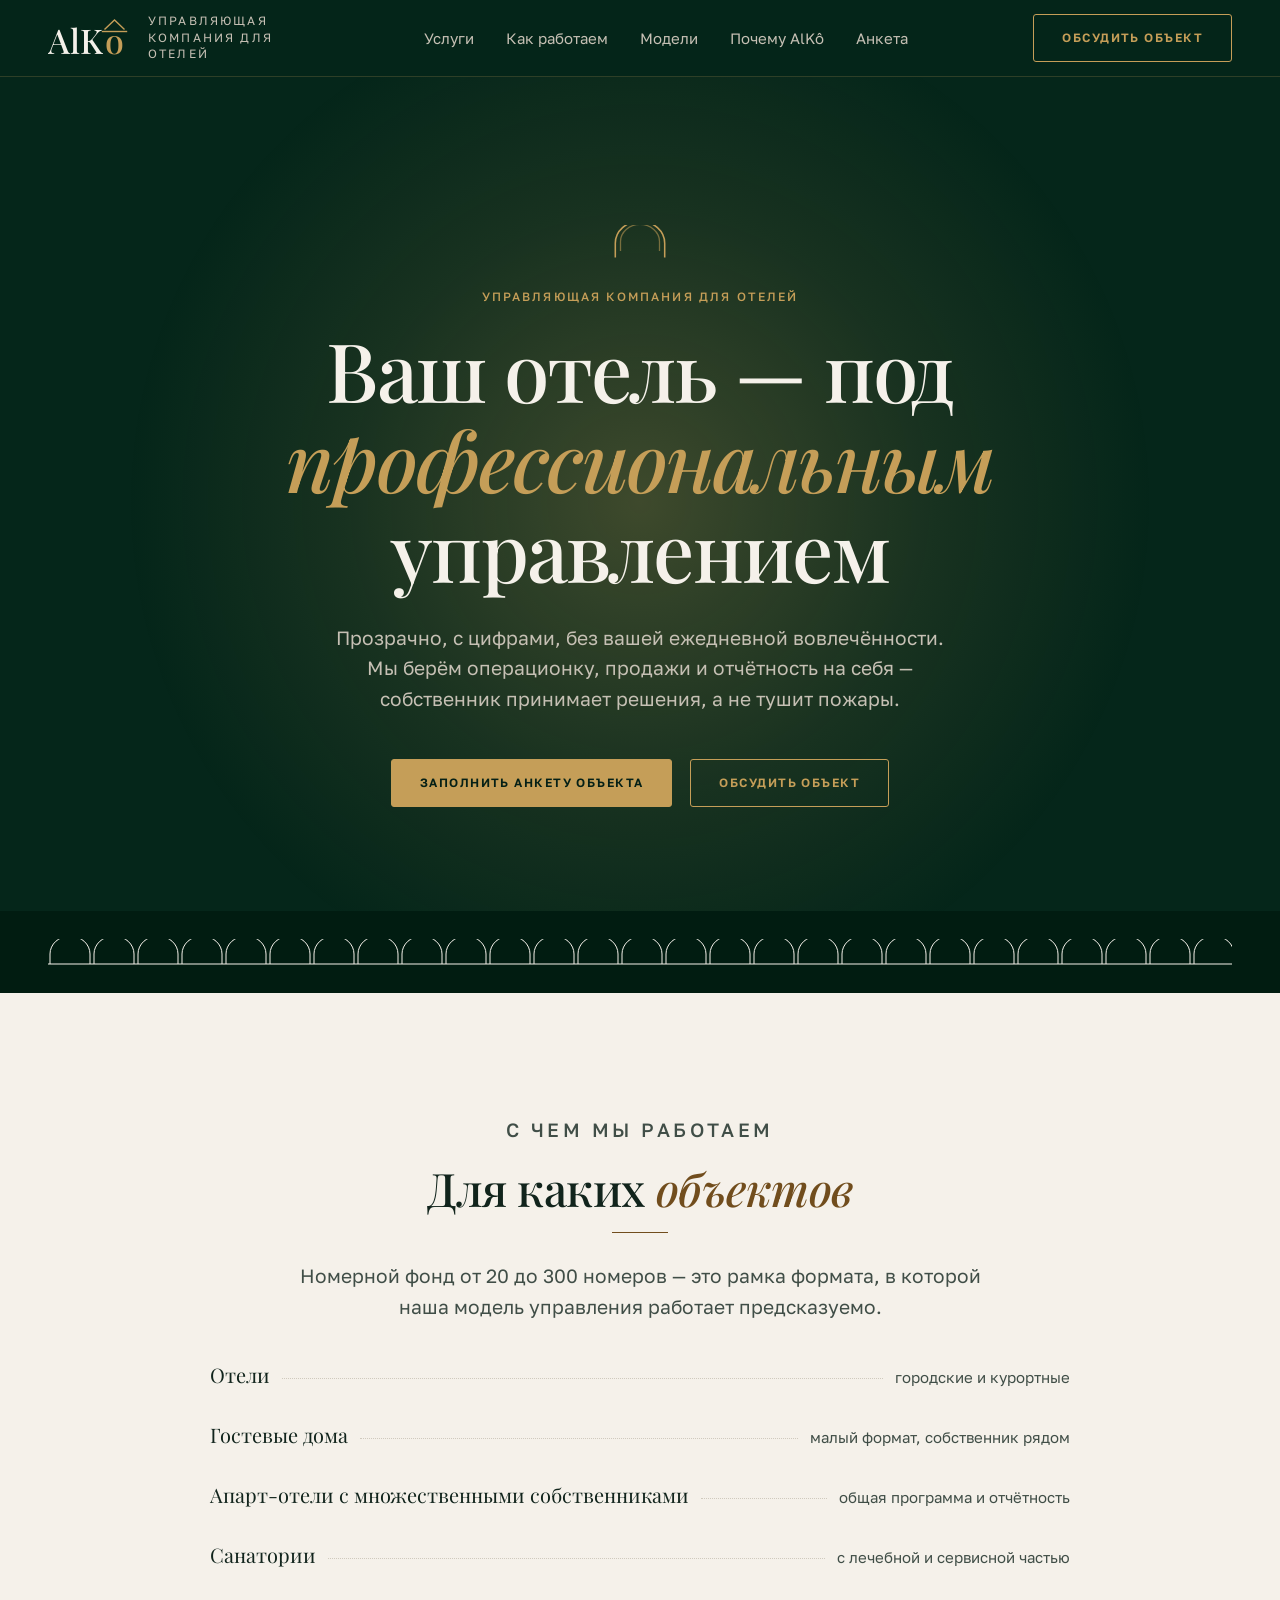
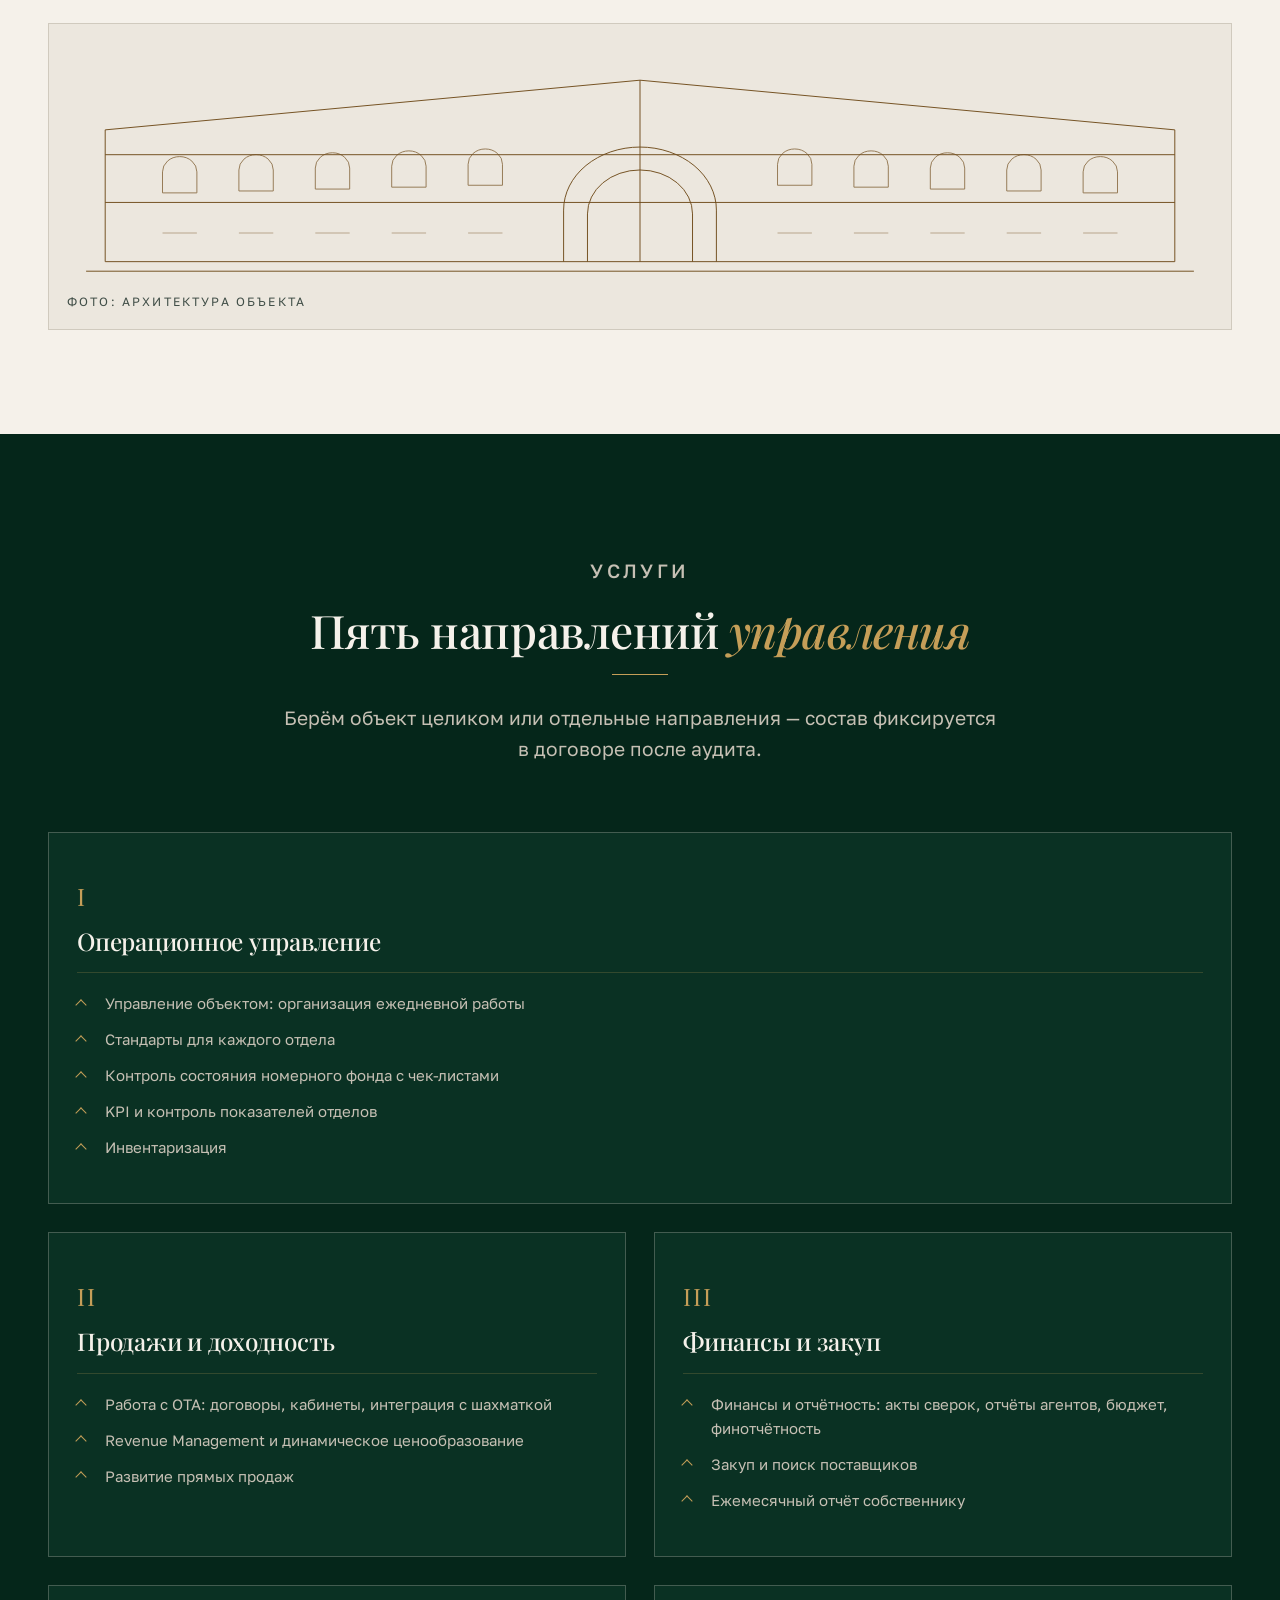
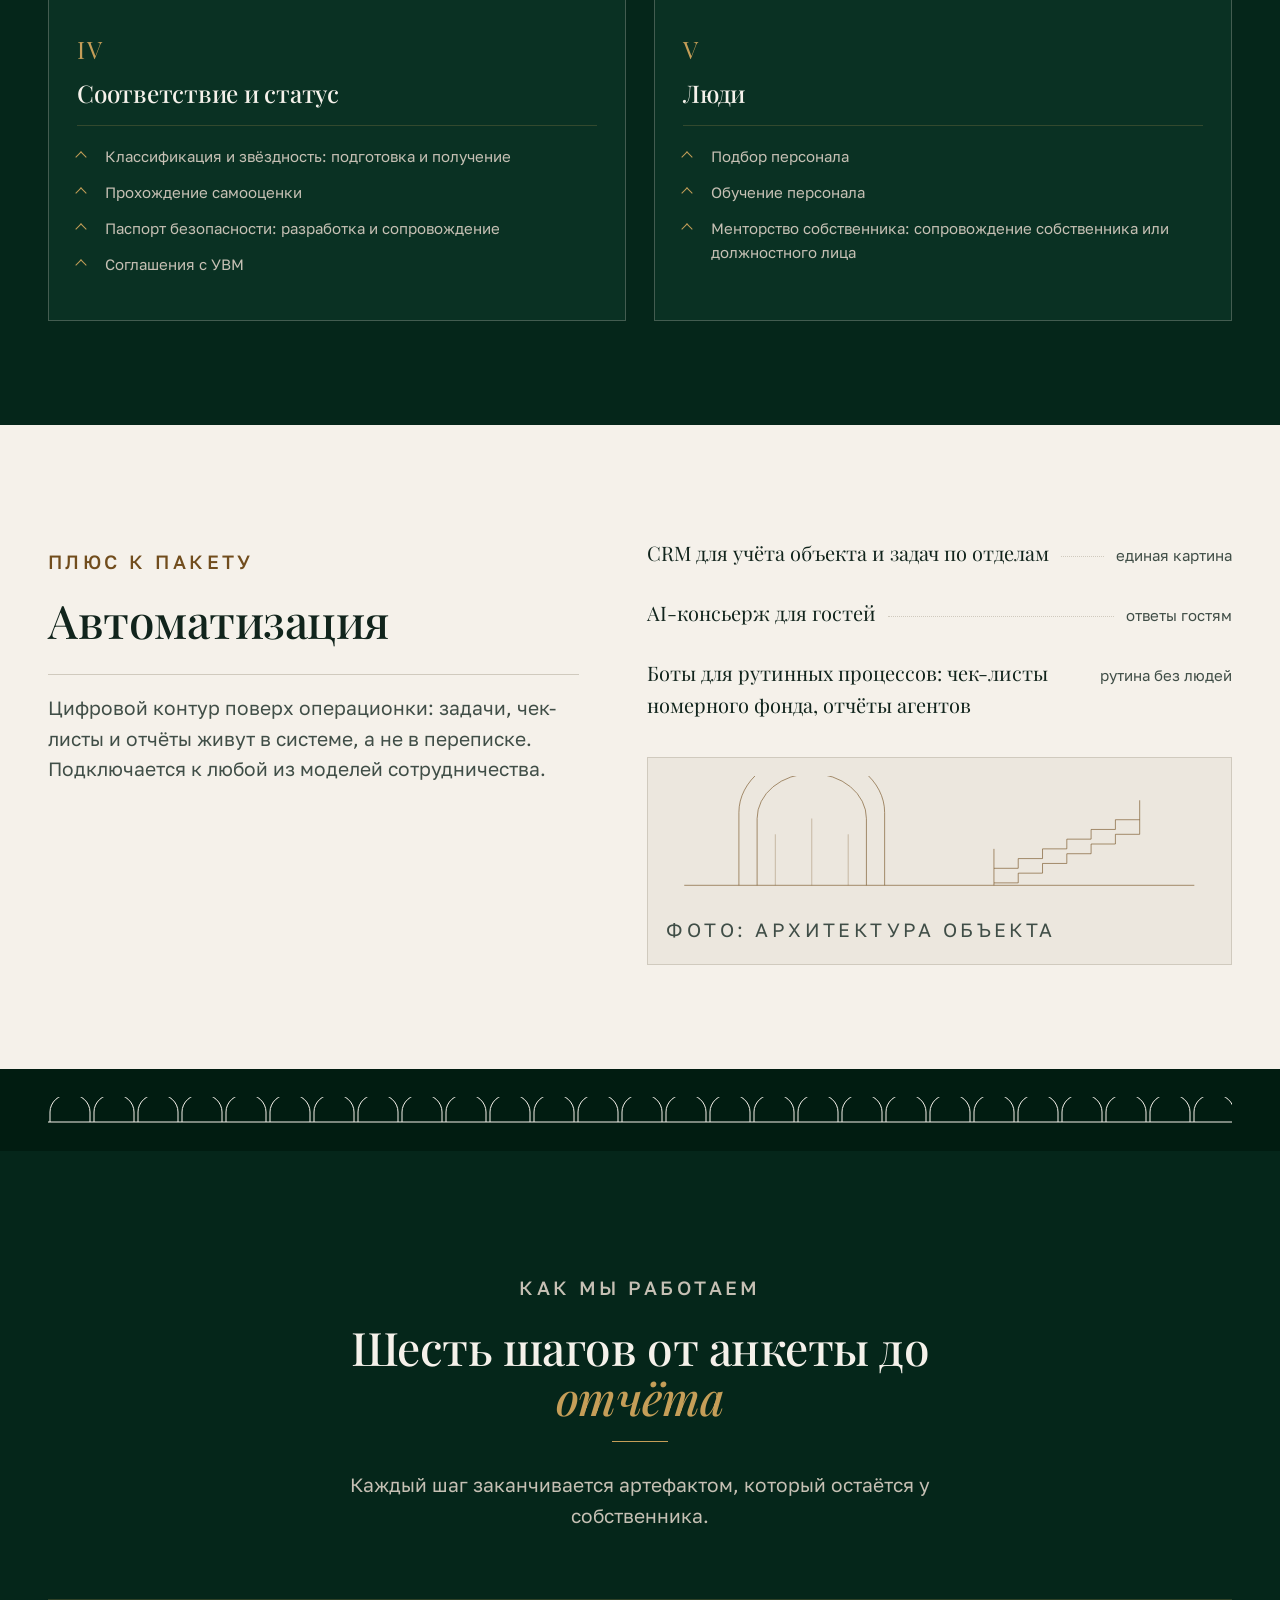
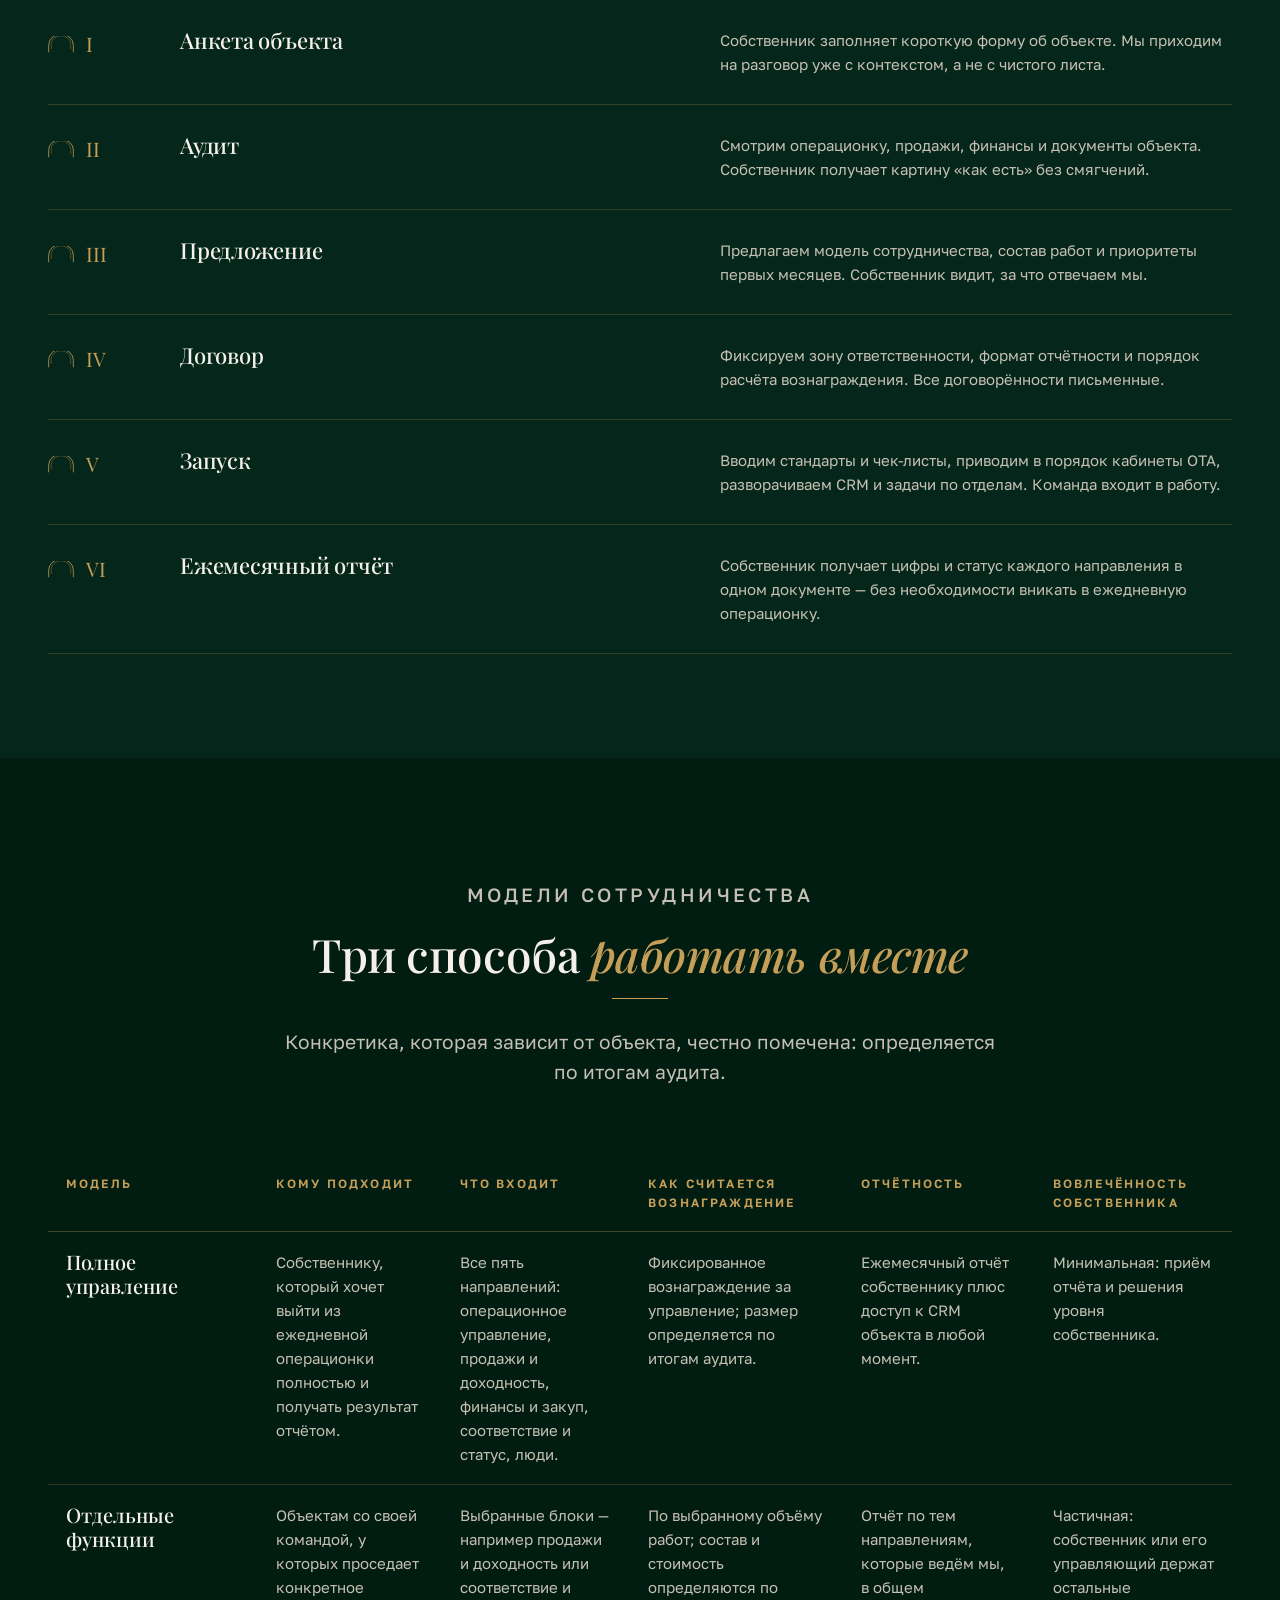
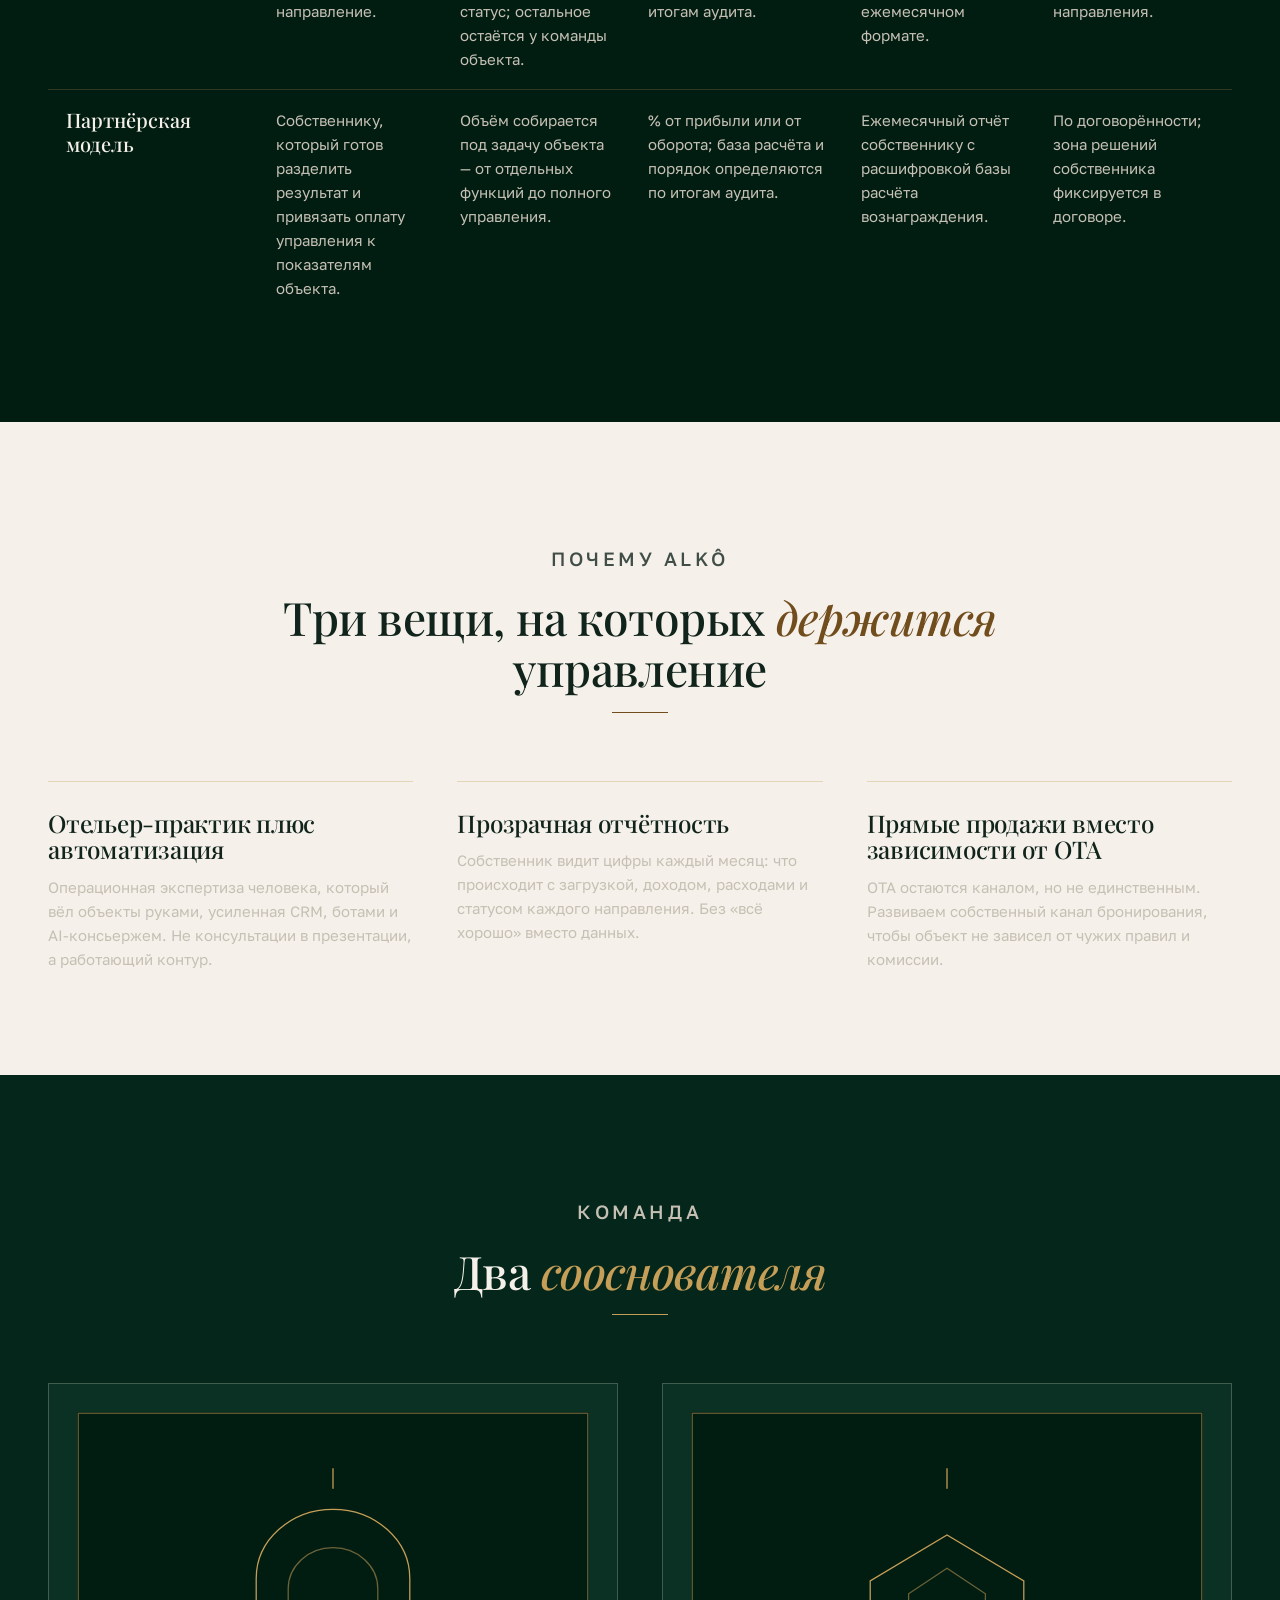
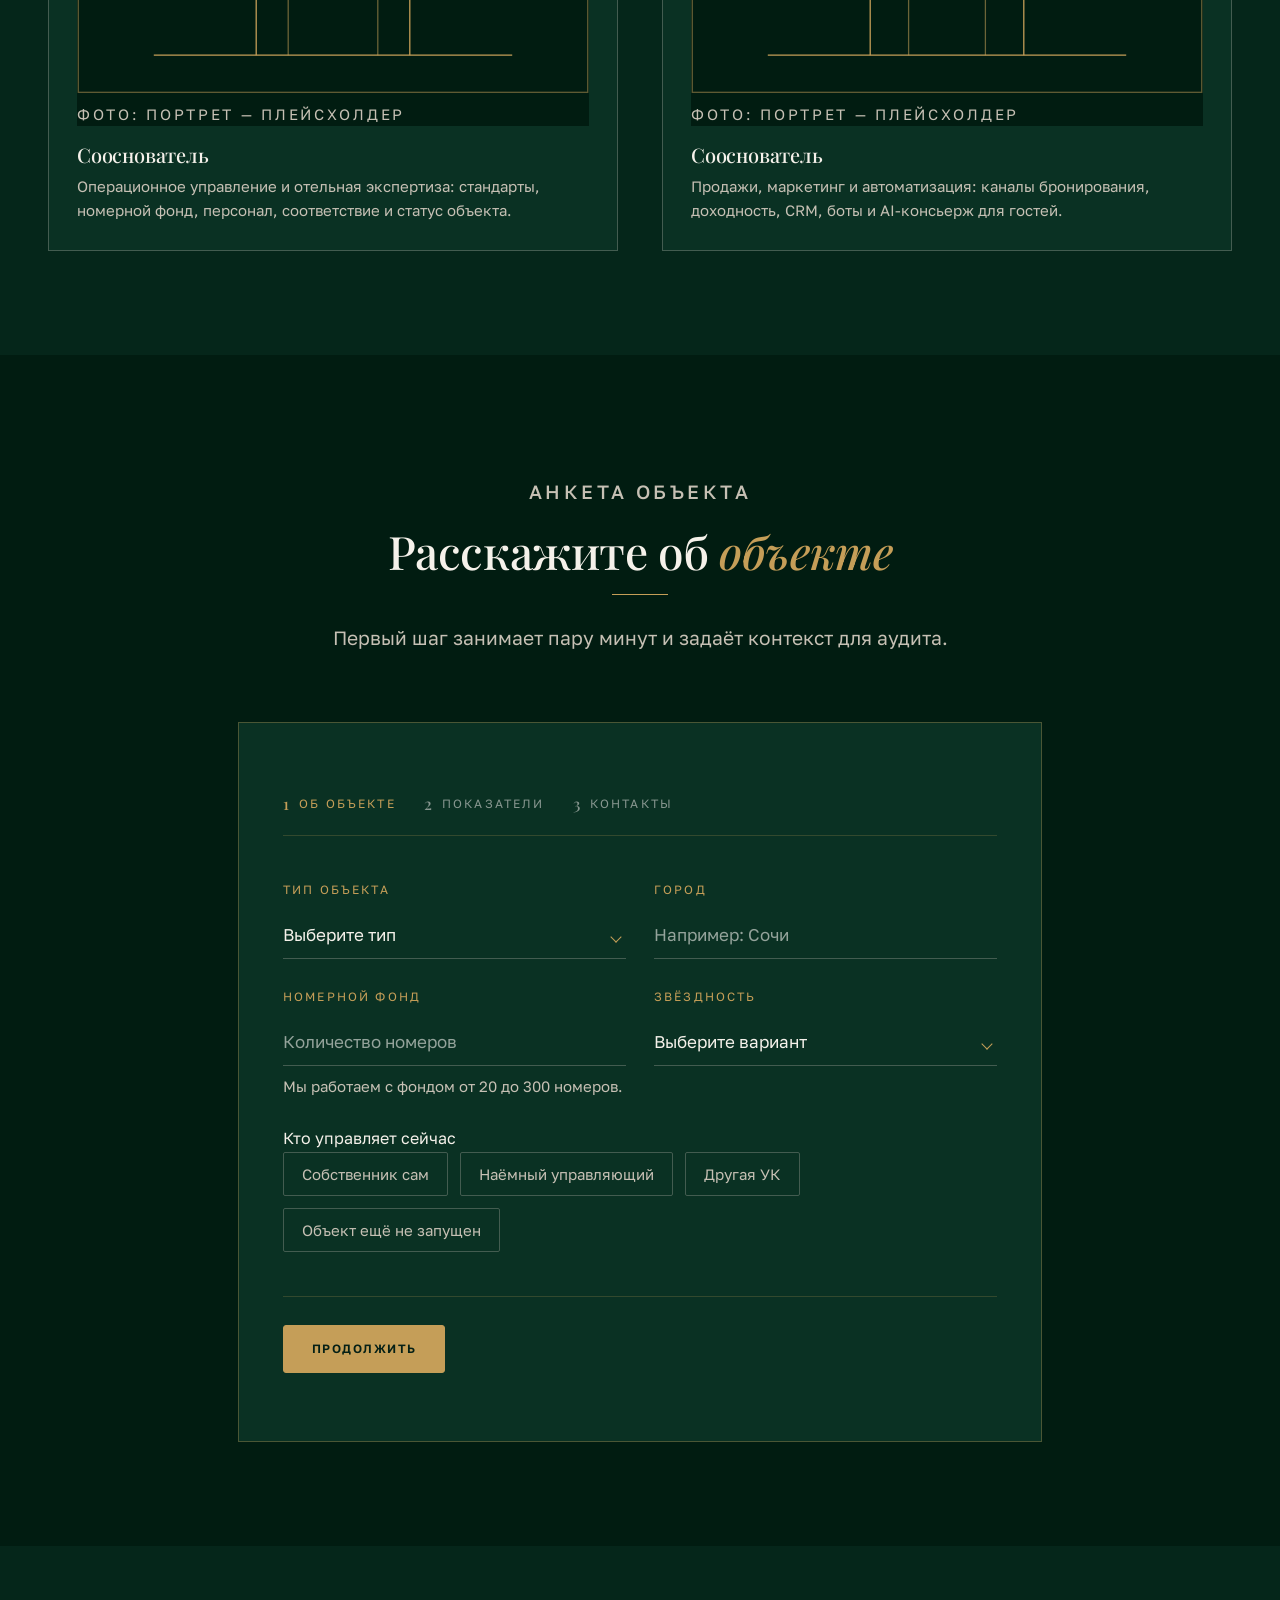
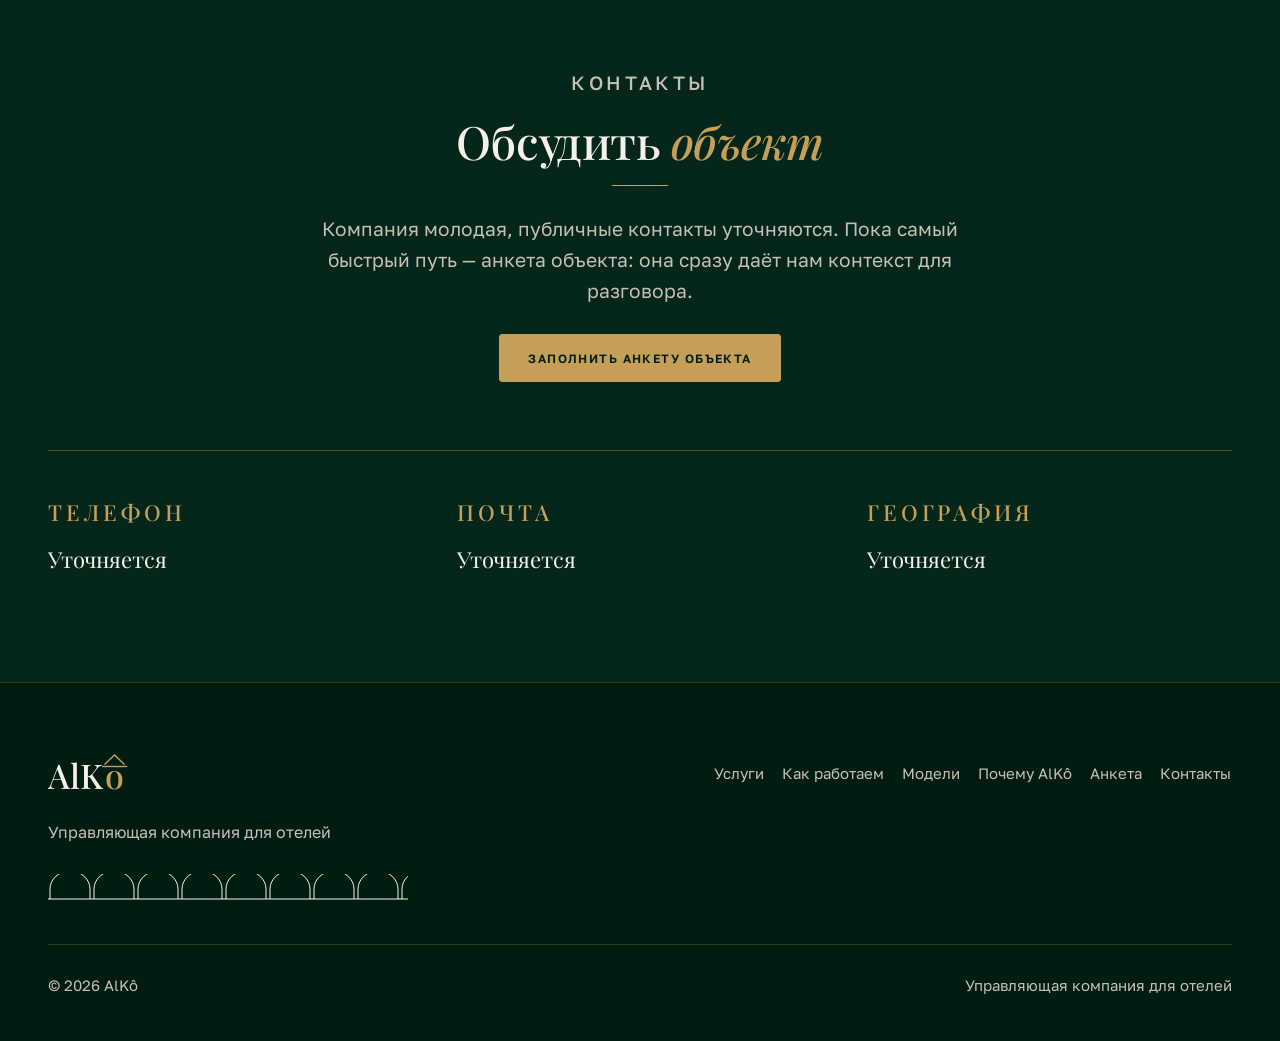
<file: variant-e.html>
<!DOCTYPE html>
<html lang="ru">
<head>
<meta charset="utf-8">
<meta name="viewport" content="width=device-width, initial-scale=1">
<title>AlKô — управляющая компания для отелей</title>
<meta name="description" content="AlKô — управляющая компания для отелей, гостевых домов, апарт-отелей и санаториев: операционное управление, продажи и доходность, финансы, соответствие, люди, автоматизация.">
<link rel="preconnect" href="https://fonts.googleapis.com">
<link rel="preconnect" href="https://fonts.gstatic.com" crossorigin>
<link href="https://fonts.googleapis.com/css2?family=Playfair+Display:ital,wght@0,400;0,500;0,600;1,400;1,500&family=Golos+Text:wght@400;500;600&display=swap" rel="stylesheet">
<style>
/* ============================================================
   AlKô — вариант E «Наследие гостеприимства»
   Токены дизайн-системы
   ============================================================ */
:root{
  /* --- цвет: тёмный благородный зелёный + матовая латунь + слоновая кость --- */
  --bg:            oklch(24% 0.045 165);
  --bg-deep:       oklch(20% 0.040 165);
  --surface:       oklch(28% 0.050 165);
  --surface-2:     oklch(31% 0.048 165);
  --fg:            oklch(96% 0.010 85);
  --muted:         oklch(81% 0.018 85);
  --border:        oklch(45% 0.035 165);
  --accent:        oklch(72% 0.100 80);   /* матовая латунь на тёмном */
  --accent-soft:   oklch(72% 0.100 80 / 0.34);
  --accent-hair:   oklch(72% 0.100 80 / 0.22);
  --accent-deep:   oklch(45% 0.080 70);   /* латунь для светлых секций */

  --ivory:         oklch(96% 0.010 85);
  --ivory-2:       oklch(93% 0.014 85);
  --ink:           oklch(24% 0.030 165);
  --ink-muted:     oklch(41% 0.022 165);
  --ink-border:    oklch(84% 0.018 85);

  /* --- типографика --- */
  --font-display: "Playfair Display", "Times New Roman", Georgia, serif;
  --font-body:    "Golos Text", "Helvetica Neue", Arial, sans-serif;
  --fs-hero:  clamp(2.5rem, 6.4vw, 5.25rem);
  --fs-h2:    clamp(1.9rem, 3.6vw, 3rem);
  --fs-h3:    clamp(1.25rem, 1.9vw, 1.6rem);
  --fs-lead:  clamp(1.05rem, 1.5vw, 1.3rem);
  --fs-body:  1rem;
  --fs-sm:    0.9375rem;
  --fs-kicker:0.75rem;
  --track-kicker: 0.18em;

  /* --- шкала отступов --- */
  --space-1: 4px;  --space-2: 8px;  --space-3: 12px; --space-4: 18px;
  --space-5: 28px; --space-6: 44px; --space-7: 68px; --space-8: 104px;
  --space-9: 148px;

  /* --- радиусы, линии, время --- */
  --radius-sm: 2px;
  --radius:    3px;
  --radius-lg: 4px;
  --hair: 1px;
  --dur-fast: 160ms;
  --dur:      280ms;
  --dur-slow: 2600ms;
  --ease: cubic-bezier(.22,.61,.36,1);

  --wrap: 1240px;
  --wrap-narrow: 860px;
}

/* ============================================================
   База
   ============================================================ */
*,*::before,*::after{box-sizing:border-box}
html{-webkit-text-size-adjust:100%}
body{
  margin:0; background:var(--bg); color:var(--fg);
  font-family:var(--font-body); font-size:var(--fs-body); line-height:1.6;
  font-weight:400; overflow-x:hidden;
}
img,svg{max-width:100%}
h1,h2,h3,h4{font-family:var(--font-display); font-weight:500; line-height:1.1; margin:0; letter-spacing:-0.01em}
p{margin:0}
ul{margin:0; padding:0; list-style:none}
a{color:inherit; text-decoration:none}
:focus-visible{outline:2px solid var(--accent); outline-offset:3px}
.wrap{width:100%; max-width:var(--wrap); margin-inline:auto; padding-inline:var(--space-5)}
.wrap-narrow{width:100%; max-width:var(--wrap-narrow); margin-inline:auto; padding-inline:var(--space-5)}
.center{text-align:center}
.sr-only{position:absolute;width:1px;height:1px;padding:0;margin:-1px;overflow:hidden;clip:rect(0 0 0 0);white-space:nowrap;border:0}

/* ============================================================
   Орнамент: латунные рулинги, фриз из арок, капитель-kicker
   ============================================================ */
.kicker{
  font-family:var(--font-body); font-size:var(--fs-kicker); font-weight:500;
  text-transform:uppercase; letter-spacing:var(--track-kicker);
  color:var(--accent); margin:0 0 var(--space-4);
}
.section-light .kicker{color:var(--accent-deep)}
.rule{height:var(--hair); background:var(--accent-soft); border:0; margin:0}
.rule-short{width:56px; height:var(--hair); background:var(--accent); border:0; margin:var(--space-4) auto var(--space-5)}
.section-light .rule-short{background:var(--accent-deep)}
.frieze{display:block; width:100%; height:26px; color:var(--accent-soft)}
.frieze-band{padding:var(--space-5) 0; background:var(--bg-deep)}
.sprite{position:absolute; width:0; height:0; overflow:hidden}

/* ============================================================
   Логотип AlKô
   ============================================================ */
.logo{display:inline-flex; align-items:center; gap:var(--space-3); min-height:44px}
.logo svg{display:block}
.logo-descriptor{
  font-size:var(--fs-kicker); text-transform:uppercase; letter-spacing:var(--track-kicker);
  color:var(--muted); max-width:150px; line-height:1.4;
}

/* ============================================================
   Шапка и навигация
   ============================================================ */
.header{
  position:sticky; top:0; z-index:40; background:oklch(24% 0.045 165 / 0.94);
  backdrop-filter:blur(6px); border-bottom:var(--hair) solid var(--accent-hair);
}
.header-inner{display:flex; align-items:center; justify-content:space-between; gap:var(--space-5); min-height:76px}
.nav{display:flex; align-items:center; gap:var(--space-5)}
.nav a{
  font-size:var(--fs-sm); color:var(--muted); padding:12px 2px; min-height:44px;
  display:inline-flex; align-items:center; transition:color var(--dur-fast) var(--ease);
  border-bottom:var(--hair) solid transparent;
}
.nav a:hover{color:var(--fg); border-bottom-color:var(--accent)}
.header-cta{display:flex; align-items:center; gap:var(--space-3)}
.burger{
  display:none; width:44px; height:44px; align-items:center; justify-content:center;
  background:none; border:var(--hair) solid var(--accent-soft); border-radius:var(--radius-sm);
  color:var(--accent); cursor:pointer;
}
.burger span{display:block; width:20px; height:1px; background:currentColor; position:relative}
.burger span::before,.burger span::after{content:""; position:absolute; left:0; width:20px; height:1px; background:currentColor}
.burger span::before{top:-6px} .burger span::after{top:6px}
.mobile-nav{display:none; border-top:var(--hair) solid var(--accent-hair); background:var(--bg-deep)}
.mobile-nav[data-open="true"]{display:block}
.mobile-nav a{
  display:flex; align-items:center; min-height:52px; padding:0 var(--space-5);
  font-size:1.0625rem; color:var(--fg); border-bottom:var(--hair) solid var(--accent-hair);
}
.mobile-nav .btn{margin:var(--space-4) var(--space-5) var(--space-5); display:flex}

/* ============================================================
   Кнопки: primary (латунная заливка) / secondary (обводка) / ghost
   ============================================================ */
.btn{
  display:inline-flex; align-items:center; justify-content:center; gap:var(--space-2);
  min-height:48px; padding:0 var(--space-5); border-radius:var(--radius);
  font-family:var(--font-body); font-size:var(--fs-kicker); font-weight:600;
  text-transform:uppercase; letter-spacing:0.12em; cursor:pointer;
  border:var(--hair) solid transparent; background:none; color:inherit;
  transition:background var(--dur) var(--ease), color var(--dur) var(--ease), border-color var(--dur) var(--ease);
}
.btn-primary{background:var(--accent); color:oklch(22% 0.04 165); border-color:var(--accent)}
.btn-primary:hover{background:transparent; color:var(--accent)}
.btn-secondary{border-color:var(--accent); color:var(--accent)}
.btn-secondary:hover{background:var(--accent); color:oklch(22% 0.04 165)}
.btn-ghost{color:var(--muted); border-color:var(--border)}
.btn-ghost:hover{color:var(--fg); border-color:var(--accent)}
.section-light .btn-secondary{border-color:var(--accent-deep); color:var(--accent-deep)}
.section-light .btn-secondary:hover{background:var(--accent-deep); color:var(--ivory)}

/* ============================================================
   Секции: чередование тёмных и светлых полос
   ============================================================ */
.section{padding:var(--space-8) 0}
.section-light{background:var(--ivory); color:var(--ink)}
.section-light .muted{color:var(--ink-muted)}
.section-deep{background:var(--bg-deep)}
.section-head{max-width:720px; margin-inline:auto}
.section-head h2{font-size:var(--fs-h2)}
.section-head p{margin-top:var(--space-4); color:var(--muted); font-size:var(--fs-lead)}
.section-light .section-head p{color:var(--ink-muted)}
.muted{color:var(--muted)}
em.accent{font-style:italic; color:var(--accent)}
.section-light em.accent{color:var(--accent-deep)}

/* ============================================================
   Hero + «тёплый свет» (единственная изюминка)
   ============================================================ */
.hero{position:relative; overflow:hidden; padding:var(--space-9) 0 var(--space-8); text-align:center}
.hero-glow{
  position:absolute; left:50%; top:14%; width:min(1100px,150vw); aspect-ratio:1/1;
  transform:translate(-50%,-22%); border-radius:50%; pointer-events:none; opacity:0;
  background:radial-gradient(circle, oklch(72% 0.10 80 / 0.30) 0%, oklch(72% 0.10 80 / 0.10) 38%, transparent 66%);
  animation:ignite var(--dur-slow) var(--ease) 240ms forwards;
}
@keyframes ignite{ from{opacity:0} 55%{opacity:.72} to{opacity:1} }
.hero-inner{position:relative; z-index:1}
.hero h1{font-size:var(--fs-hero); letter-spacing:-0.02em}
.hero-sub{margin:var(--space-5) auto 0; max-width:640px; font-size:var(--fs-lead); color:var(--muted)}
.hero-actions{display:flex; gap:var(--space-4); justify-content:center; flex-wrap:wrap; margin-top:var(--space-6)}
.hero-mark{display:flex; justify-content:center; margin-bottom:var(--space-5)}

/* ============================================================
   Плейсхолдеры «фото»: SVG-гравюра архитектуры
   ============================================================ */
.plate{border:var(--hair) solid var(--accent-hair); background:var(--bg-deep); padding:var(--space-4)}
.section-light .plate{border-color:var(--ink-border); background:var(--ivory-2)}
.plate svg{display:block; width:100%; height:auto; color:var(--accent)}
.section-light .plate svg{color:var(--accent-deep)}
.plate-caption{
  margin-top:var(--space-3); font-size:var(--fs-kicker); text-transform:uppercase;
  letter-spacing:var(--track-kicker); color:var(--muted);
}
.section-light .plate-caption{color:var(--ink-muted)}

/* ============================================================
   Список-«меню» с точечными лидерами
   ============================================================ */
.menu-list{display:grid; gap:var(--space-3); margin-top:var(--space-5)}
.menu-row{display:flex; align-items:baseline; gap:var(--space-3); min-height:44px; padding-block:var(--space-2)}
.menu-name{font-family:var(--font-display); font-size:1.25rem}
.menu-dots{flex:1 1 auto; height:0; border-bottom:1px dotted var(--accent-soft); transform:translateY(-4px)}
.section-light .menu-dots{border-bottom-color:var(--ink-border)}
.menu-note{font-size:var(--fs-sm); color:var(--muted); white-space:nowrap}
.section-light .menu-note{color:var(--ink-muted)}

/* ============================================================
   Карточка услуги (без теней, без левого бордера)
   ============================================================ */
.services-grid{display:grid; grid-template-columns:repeat(2,1fr); gap:var(--space-5); margin-top:var(--space-7)}
.service{border:var(--hair) solid var(--border); padding:var(--space-6) var(--space-5); background:var(--surface)}
.service:first-child{grid-column:1 / -1}
.service-num{
  font-family:var(--font-display); font-size:1.5rem; color:var(--accent);
  display:block; margin-bottom:var(--space-3); letter-spacing:0.08em;
}
.service h3{font-size:var(--fs-h3); margin-bottom:var(--space-4)}
.service ul{display:grid; gap:var(--space-3); border-top:var(--hair) solid var(--accent-hair); padding-top:var(--space-4)}
.service li{position:relative; padding-left:var(--space-5); font-size:var(--fs-sm); color:var(--muted)}
.service li::before{
  content:""; position:absolute; left:0; top:.62em; width:8px; height:8px;
  border-top:var(--hair) solid var(--accent); border-left:var(--hair) solid var(--accent);
  transform:rotate(45deg);
}

/* ============================================================
   Полоса «Автоматизация» — светлая секция
   ============================================================ */
.auto-band{display:grid; grid-template-columns:minmax(0,1fr) minmax(0,1.1fr); gap:var(--space-7); align-items:start}
.auto-band h2{font-size:var(--fs-h2)}
.auto-band p{margin-top:var(--space-4); color:var(--ink-muted); font-size:var(--fs-lead)}

/* ============================================================
   Шаги процесса
   ============================================================ */
.steps{display:grid; gap:0; margin-top:var(--space-7); border-top:var(--hair) solid var(--accent-hair)}
.step{
  display:grid; grid-template-columns:104px 1fr 1fr; gap:var(--space-5);
  padding:var(--space-5) 0; border-bottom:var(--hair) solid var(--accent-hair); align-items:start;
}
.step-num{display:flex; align-items:center; gap:var(--space-3); color:var(--accent); font-family:var(--font-display); font-size:1.25rem}
.step h3{font-size:1.375rem}
.step p{color:var(--muted); font-size:var(--fs-sm)}

/* ============================================================
   Таблица моделей сотрудничества
   ============================================================ */
.models-wrap{margin-top:var(--space-7)}
.models{width:100%; border-collapse:collapse; text-align:left}
.models caption{position:absolute;width:1px;height:1px;overflow:hidden;clip:rect(0 0 0 0);white-space:nowrap}
.models th,.models td{
  padding:var(--space-4) var(--space-4); vertical-align:top;
  border-bottom:var(--hair) solid var(--accent-hair); font-size:var(--fs-sm);
}
.models thead th{
  font-family:var(--font-body); font-size:var(--fs-kicker); font-weight:600;
  text-transform:uppercase; letter-spacing:var(--track-kicker); color:var(--accent);
  border-bottom:var(--hair) solid var(--accent-soft); white-space:normal;
}
.models tbody th{
  font-family:var(--font-display); font-weight:500; font-size:1.25rem; color:var(--fg);
  width:210px; line-height:1.2;
}
.models td{color:var(--muted)}
.models tbody tr:last-child th,.models tbody tr:last-child td{border-bottom:0}
.cell-label{display:none}

/* ============================================================
   Почему AlKô / Команда
   ============================================================ */
.theses{display:grid; grid-template-columns:repeat(3,1fr); gap:var(--space-6); margin-top:var(--space-7)}
.thesis{border-top:var(--hair) solid var(--accent-soft); padding-top:var(--space-5)}
.thesis h3{font-size:var(--fs-h3); margin-bottom:var(--space-3)}
.thesis p{color:var(--muted); font-size:var(--fs-sm)}
.team{display:grid; grid-template-columns:repeat(2,1fr); gap:var(--space-6); margin-top:var(--space-7)}
.member{border:var(--hair) solid var(--border); padding:var(--space-5); background:var(--surface)}
.member h3{font-size:1.25rem; margin-top:var(--space-4)}
.member p{color:var(--muted); font-size:var(--fs-sm); margin-top:var(--space-2)}

/* ============================================================
   Анкета объекта
   ============================================================ */
.form-shell{border:var(--hair) solid var(--accent-soft); padding:var(--space-7) var(--space-6); background:var(--surface); margin-top:var(--space-7)}
.progress{display:flex; flex-wrap:wrap; gap:var(--space-5); border-bottom:var(--hair) solid var(--accent-hair); padding-bottom:var(--space-4); margin-bottom:var(--space-6)}
.progress-item{
  font-size:var(--fs-kicker); text-transform:uppercase; letter-spacing:var(--track-kicker);
  color:oklch(66% 0.02 165); display:flex; align-items:center; gap:var(--space-2);
}
.progress-item[aria-current="step"]{color:var(--accent)}
.progress-item b{font-family:var(--font-display); font-weight:500; font-size:1rem}
.field{margin-bottom:var(--space-5)}
.field-row{display:grid; grid-template-columns:repeat(2,1fr); gap:var(--space-5)}
label.label{
  display:block; font-size:var(--fs-kicker); text-transform:uppercase;
  letter-spacing:var(--track-kicker); color:var(--accent); margin-bottom:var(--space-3);
}
.input,.select{
  width:100%; min-height:48px; padding:var(--space-3) 0; color:var(--fg);
  background:transparent; border:0; border-bottom:var(--hair) solid var(--border);
  font-family:var(--font-body); font-size:1.0625rem; border-radius:0;
  transition:border-color var(--dur) var(--ease);
}
.select{appearance:none; padding-right:28px; background-image:linear-gradient(transparent,transparent)}
.select-shell{position:relative}
.select-shell::after{
  content:""; position:absolute; right:6px; top:22px; width:8px; height:8px;
  border-right:var(--hair) solid var(--accent); border-bottom:var(--hair) solid var(--accent);
  transform:rotate(45deg); pointer-events:none;
}
.input:focus,.select:focus{outline:none; border-bottom-color:var(--accent)}
.input::placeholder{color:oklch(70% 0.02 165)}
.helper{margin-top:var(--space-2); font-size:var(--fs-sm); color:var(--muted)}
.chips{display:flex; flex-wrap:wrap; gap:var(--space-3)}
.chip{position:relative; display:inline-flex}
.chip input{position:absolute; inset:0; opacity:0; cursor:pointer; margin:0}
.chip span{
  display:inline-flex; align-items:center; min-height:44px; padding:0 var(--space-4);
  border:var(--hair) solid var(--border); border-radius:var(--radius-sm);
  font-size:var(--fs-sm); color:var(--muted); transition:all var(--dur-fast) var(--ease);
}
.chip input:checked + span{border-color:var(--accent); color:oklch(22% 0.04 165); background:var(--accent)}
.chip input:focus-visible + span{outline:2px solid var(--accent); outline-offset:3px}
.form-foot{display:flex; align-items:center; gap:var(--space-5); flex-wrap:wrap; border-top:var(--hair) solid var(--accent-hair); padding-top:var(--space-5); margin-top:var(--space-6)}
.form-note{font-size:var(--fs-sm); color:var(--accent); display:none}
.form-note[data-visible="true"]{display:block}

/* ============================================================
   Контакты и футер
   ============================================================ */
.contacts{display:grid; grid-template-columns:repeat(3,1fr); gap:var(--space-6); margin-top:var(--space-7); border-top:var(--hair) solid var(--accent-soft); padding-top:var(--space-6)}
.contact-item .kicker{margin-bottom:var(--space-3)}
.contact-item p{font-family:var(--font-display); font-size:1.375rem}
.footer{background:var(--bg-deep); border-top:var(--hair) solid var(--accent-hair); padding:var(--space-7) 0 var(--space-6)}
.footer-grid{display:grid; grid-template-columns:1.2fr 1fr; gap:var(--space-6); align-items:start}
.footer-nav{display:flex; flex-wrap:wrap; gap:var(--space-4)}
.footer-nav a{font-size:var(--fs-sm); color:var(--muted); min-height:44px; display:inline-flex; align-items:center}
.footer-nav a:hover{color:var(--accent)}
.footer-bottom{display:flex; justify-content:space-between; gap:var(--space-4); flex-wrap:wrap; margin-top:var(--space-6); padding-top:var(--space-5); border-top:var(--hair) solid var(--accent-hair); font-size:var(--fs-sm); color:var(--muted)}

/* ============================================================
   Reveal on scroll
   ============================================================ */
.reveal{opacity:0; transform:translateY(16px); transition:opacity 640ms var(--ease), transform 640ms var(--ease)}
.reveal.is-in{opacity:1; transform:none}

/* ============================================================
   Адаптив
   ============================================================ */
@media (max-width:1080px){
  .services-grid{grid-template-columns:1fr}
  .service:first-child{grid-column:auto}
  .auto-band{grid-template-columns:1fr; gap:var(--space-6)}
  .theses{grid-template-columns:1fr; gap:var(--space-5)}
  .step{grid-template-columns:88px 1fr; }
  .step p{grid-column:2}
}
@media (max-width:860px){
  .nav,.header-cta .btn{display:none}
  .burger{display:inline-flex}
  .section{padding:var(--space-7) 0}
  .hero{padding:var(--space-8) 0 var(--space-7)}
  .team{grid-template-columns:1fr}
  .contacts{grid-template-columns:1fr; gap:var(--space-5)}
  .footer-grid{grid-template-columns:1fr}
  .field-row{grid-template-columns:1fr}
  .form-shell{padding:var(--space-5) var(--space-4)}

  /* таблица моделей → стек карточек */
  .models,.models tbody,.models tr,.models th,.models td{display:block; width:auto}
  .models thead{position:absolute; width:1px; height:1px; overflow:hidden; clip:rect(0 0 0 0)}
  .models tbody tr{border:var(--hair) solid var(--border); padding:var(--space-5) var(--space-4); margin-bottom:var(--space-5); background:var(--surface)}
  .models tbody th{width:auto; border-bottom:var(--hair) solid var(--accent-soft); padding:0 0 var(--space-3); font-size:1.375rem}
  .models tbody td{border-bottom:var(--hair) solid var(--accent-hair); padding:var(--space-4) 0}
  .models tbody tr td:last-child{border-bottom:0; padding-bottom:0}
  .cell-label{
    display:block; font-size:var(--fs-kicker); text-transform:uppercase;
    letter-spacing:var(--track-kicker); color:var(--accent); margin-bottom:var(--space-2);
  }
}
@media (max-width:520px){
  .logo-descriptor{display:none}
  .menu-row{flex-wrap:wrap}
  .menu-dots{min-width:24px}
  .menu-note{white-space:normal}
  .step{grid-template-columns:1fr; gap:var(--space-3)}
  .step p{grid-column:auto}
  .hero-actions .btn{width:100%}
  .form-foot .btn{width:100%}
}
@media (prefers-reduced-motion:reduce){
  *,*::before,*::after{animation-duration:.001ms !important; animation-iteration-count:1 !important; transition-duration:.001ms !important}
  .hero-glow{animation:none; opacity:1}
  .reveal{opacity:1; transform:none}
}
</style>
</head>
<body>

<!-- SVG-сприт: мотив арки/кровли ô -->
<svg class="sprite" aria-hidden="true" focusable="false">
  <defs>
    <pattern id="arch-frieze" patternUnits="userSpaceOnUse" width="44" height="26">
      <path d="M2 25 L2 15 A 20 18 0 0 1 42 15 L42 25" fill="none" stroke="currentColor" stroke-width="1"/>
      <path d="M0 25 L44 25" fill="none" stroke="currentColor" stroke-width="1"/>
    </pattern>
    <symbol id="arch-mark" viewBox="0 0 40 26">
      <path d="M1 25 L1 14 A 19 17 0 0 1 39 14 L39 25" fill="none" stroke="currentColor" stroke-width="1.2"/>
      <path d="M5 20 L5 12.5 A 15 13 0 0 1 35 12.5 L35 20" fill="none" stroke="currentColor" stroke-width="1" opacity=".55"/>
    </symbol>
  </defs>
</svg>

<!-- ============================ 1. ШАПКА ============================ -->
<header class="header" data-od-id="site-header">
  <div class="wrap header-inner">
    <a class="logo" href="#hero" data-od-id="logo-header" aria-label="AlKô — управляющая компания для отелей">
      <svg width="88" height="44" viewBox="0 0 88 44" role="img" aria-label="AlKô">
        <title>AlKô</title>
        <!-- циркумфлекс как кровля с тонким карнизом -->
        <g fill="none" stroke="oklch(72% 0.10 80)" stroke-width="1.4" stroke-linecap="square">
          <path d="M57 13 L66.5 4 L76 13"/>
          <path d="M54.5 15.5 L78.5 15.5"/>
        </g>
        <text x="0" y="38" font-family="Playfair Display, Georgia, serif" font-size="34" font-weight="500" fill="oklch(96% 0.01 85)">AlK</text>
        <text x="57" y="38" font-family="Playfair Display, Georgia, serif" font-size="34" font-weight="500" fill="oklch(72% 0.10 80)">o</text>
      </svg>
      <span class="logo-descriptor">управляющая компания для отелей</span>
    </a>

    <nav class="nav" aria-label="Основная навигация" data-od-id="nav-desktop">
      <a href="#services" data-od-id="nav-services">Услуги</a>
      <a href="#process" data-od-id="nav-process">Как работаем</a>
      <a href="#models" data-od-id="nav-models">Модели</a>
      <a href="#why" data-od-id="nav-why">Почему AlKô</a>
      <a href="#brief" data-od-id="nav-brief">Анкета</a>
    </nav>

    <div class="header-cta">
      <a class="btn btn-secondary" href="#contacts" data-od-id="header-discuss">Обсудить объект</a>
      <button class="burger" type="button" aria-expanded="false" aria-controls="mobile-nav" aria-label="Меню" data-od-id="burger-toggle"><span></span></button>
    </div>
  </div>
  <div class="mobile-nav" id="mobile-nav" data-open="false" data-od-id="nav-mobile">
    <a href="#services" data-od-id="mnav-services">Услуги</a>
    <a href="#process" data-od-id="mnav-process">Как работаем</a>
    <a href="#models" data-od-id="mnav-models">Модели</a>
    <a href="#why" data-od-id="mnav-why">Почему AlKô</a>
    <a href="#brief" data-od-id="mnav-brief">Анкета</a>
    <a class="btn btn-secondary" href="#contacts" data-od-id="mnav-discuss">Обсудить объект</a>
  </div>
</header>

<main>

<!-- ============================ 2. HERO ============================ -->
<section class="hero" id="hero" data-od-id="section-hero">
  <div class="hero-glow" aria-hidden="true"></div>
  <div class="wrap hero-inner">
    <div class="hero-mark" aria-hidden="true">
      <svg width="52" height="34" viewBox="0 0 40 26" style="color:oklch(72% 0.10 80)"><use href="#arch-mark"/></svg>
    </div>
    <p class="kicker" data-od-id="hero-kicker">Управляющая компания для отелей</p>
    <h1 data-od-id="hero-title">Ваш отель — под <em class="accent">профессиональным</em> управлением</h1>
    <p class="hero-sub" data-od-id="hero-subtitle">Прозрачно, с цифрами, без вашей ежедневной вовлечённости. Мы берём операционку, продажи и отчётность на себя — собственник принимает решения, а не тушит пожары.</p>
    <div class="hero-actions">
      <a class="btn btn-primary" href="#brief" data-od-id="hero-cta-primary">Заполнить анкету объекта</a>
      <a class="btn btn-secondary" href="#contacts" data-od-id="hero-cta-secondary">Обсудить объект</a>
    </div>
  </div>
</section>

<div class="frieze-band" aria-hidden="true" data-od-id="frieze-hero">
  <div class="wrap">
    <svg class="frieze" preserveAspectRatio="none"><rect width="100%" height="26" fill="url(#arch-frieze)"/></svg>
  </div>
</div>

<!-- ============================ 3. ДЛЯ КАКИХ ОБЪЕКТОВ ============================ -->
<section class="section section-light" id="objects" data-od-id="section-objects">
  <div class="wrap">
    <div class="section-head center reveal">
      <p class="kicker">С чем мы работаем</p>
      <h2 data-od-id="objects-title">Для каких <em class="accent">объектов</em></h2>
      <hr class="rule-short">
      <p>Номерной фонд от 20 до 300 номеров — это рамка формата, в которой наша модель управления работает предсказуемо.</p>
    </div>

    <div class="wrap-narrow" style="padding-inline:0">
      <ul class="menu-list reveal" data-od-id="objects-list">
        <li class="menu-row" data-od-id="object-hotel">
          <span class="menu-name">Отели</span>
          <span class="menu-dots" aria-hidden="true"></span>
          <span class="menu-note">городские и курортные</span>
        </li>
        <li class="menu-row" data-od-id="object-guesthouse">
          <span class="menu-name">Гостевые дома</span>
          <span class="menu-dots" aria-hidden="true"></span>
          <span class="menu-note">малый формат, собственник рядом</span>
        </li>
        <li class="menu-row" data-od-id="object-apart">
          <span class="menu-name">Апарт-отели с множественными собственниками</span>
          <span class="menu-dots" aria-hidden="true"></span>
          <span class="menu-note">общая программа и отчётность</span>
        </li>
        <li class="menu-row" data-od-id="object-sanatorium">
          <span class="menu-name">Санатории</span>
          <span class="menu-dots" aria-hidden="true"></span>
          <span class="menu-note">с лечебной и сервисной частью</span>
        </li>
      </ul>
    </div>

    <div class="plate reveal" style="margin-top:44px" data-od-id="plate-objects">
      <svg viewBox="0 0 1200 250" role="img" aria-label="Линейная гравюра: фасад здания с арочными окнами">
        <g fill="none" stroke="currentColor" stroke-width="1">
          <path d="M40 230 L40 92 L600 40 L1160 92 L1160 230"/>
          <path d="M40 230 L1160 230 M20 240 L1180 240"/>
          <path d="M40 118 L1160 118 M40 168 L1160 168"/>
          <path d="M600 40 L600 230"/>
          <path d="M520 230 L520 176 A 80 66 0 0 1 680 176 L680 230"/>
          <path d="M545 230 L545 180 A 55 46 0 0 1 655 180 L655 230"/>
        </g>
        <g fill="none" stroke="currentColor" stroke-width="1" opacity=".72">
          <path d="M100 158 L100 136 A 18 16 0 0 1 136 136 L136 158 Z"/>
          <path d="M180 156 L180 134 A 18 16 0 0 1 216 134 L216 156 Z"/>
          <path d="M260 154 L260 132 A 18 16 0 0 1 296 132 L296 154 Z"/>
          <path d="M340 152 L340 130 A 18 16 0 0 1 376 130 L376 152 Z"/>
          <path d="M420 150 L420 128 A 18 16 0 0 1 456 128 L456 150 Z"/>
          <path d="M744 150 L744 128 A 18 16 0 0 1 780 128 L780 150 Z"/>
          <path d="M824 152 L824 130 A 18 16 0 0 1 860 130 L860 152 Z"/>
          <path d="M904 154 L904 132 A 18 16 0 0 1 940 132 L940 154 Z"/>
          <path d="M984 156 L984 134 A 18 16 0 0 1 1020 134 L1020 156 Z"/>
          <path d="M1064 158 L1064 136 A 18 16 0 0 1 1100 136 L1100 158 Z"/>
        </g>
        <g fill="none" stroke="currentColor" stroke-width="1" opacity=".45">
          <path d="M100 200 L136 200 M180 200 L216 200 M260 200 L296 200 M340 200 L376 200 M420 200 L456 200"/>
          <path d="M744 200 L780 200 M824 200 L860 200 M904 200 L940 200 M984 200 L1020 200 M1064 200 L1100 200"/>
        </g>
      </svg>
      <p class="plate-caption">фото: архитектура объекта</p>
    </div>
  </div>
</section>

<!-- ============================ 4. УСЛУГИ ============================ -->
<section class="section" id="services" data-od-id="section-services">
  <div class="wrap">
    <div class="section-head center reveal">
      <p class="kicker">Услуги</p>
      <h2 data-od-id="services-title">Пять направлений <em class="accent">управления</em></h2>
      <hr class="rule-short">
      <p>Берём объект целиком или отдельные направления — состав фиксируется в договоре после аудита.</p>
    </div>

    <div class="services-grid">
      <article class="service reveal" data-od-id="service-operations">
        <span class="service-num">I</span>
        <h3>Операционное управление</h3>
        <ul>
          <li>Управление объектом: организация ежедневной работы</li>
          <li>Стандарты для каждого отдела</li>
          <li>Контроль состояния номерного фонда с чек-листами</li>
          <li>KPI и контроль показателей отделов</li>
          <li>Инвентаризация</li>
        </ul>
      </article>

      <article class="service reveal" data-od-id="service-sales">
        <span class="service-num">II</span>
        <h3>Продажи и доходность</h3>
        <ul>
          <li>Работа с OTA: договоры, кабинеты, интеграция с шахматкой</li>
          <li>Revenue Management и динамическое ценообразование</li>
          <li>Развитие прямых продаж</li>
        </ul>
      </article>

      <article class="service reveal" data-od-id="service-finance">
        <span class="service-num">III</span>
        <h3>Финансы и закуп</h3>
        <ul>
          <li>Финансы и отчётность: акты сверок, отчёты агентов, бюджет, финотчётность</li>
          <li>Закуп и поиск поставщиков</li>
          <li>Ежемесячный отчёт собственнику</li>
        </ul>
      </article>

      <article class="service reveal" data-od-id="service-compliance">
        <span class="service-num">IV</span>
        <h3>Соответствие и статус</h3>
        <ul>
          <li>Классификация и звёздность: подготовка и получение</li>
          <li>Прохождение самооценки</li>
          <li>Паспорт безопасности: разработка и сопровождение</li>
          <li>Соглашения с УВМ</li>
        </ul>
      </article>

      <article class="service reveal" data-od-id="service-people">
        <span class="service-num">V</span>
        <h3>Люди</h3>
        <ul>
          <li>Подбор персонала</li>
          <li>Обучение персонала</li>
          <li>Менторство собственника: сопровождение собственника или должностного лица</li>
        </ul>
      </article>
    </div>
  </div>
</section>

<!-- ============================ 4b. ПОЛОСА «АВТОМАТИЗАЦИЯ» ============================ -->
<section class="section section-light" id="automation" data-od-id="section-automation">
  <div class="wrap auto-band">
    <div class="reveal">
      <p class="kicker">Плюс к пакету</p>
      <h2 data-od-id="automation-title">Автоматизация</h2>
      <hr class="rule" style="margin:28px 0 0; background:var(--ink-border)">
      <p>Цифровой контур поверх операционки: задачи, чек-листы и отчёты живут в системе, а не в переписке. Подключается к любой из моделей сотрудничества.</p>
    </div>
    <div class="reveal">
      <ul class="menu-list" style="margin-top:0" data-od-id="automation-list">
        <li class="menu-row" data-od-id="automation-crm">
          <span class="menu-name">CRM для учёта объекта и задач по отделам</span>
          <span class="menu-dots" aria-hidden="true"></span>
          <span class="menu-note">единая картина</span>
        </li>
        <li class="menu-row" data-od-id="automation-concierge">
          <span class="menu-name">AI-консьерж для гостей</span>
          <span class="menu-dots" aria-hidden="true"></span>
          <span class="menu-note">ответы гостям</span>
        </li>
        <li class="menu-row" data-od-id="automation-bots">
          <span class="menu-name">Боты для рутинных процессов: чек-листы номерного фонда, отчёты агентов</span>
          <span class="menu-dots" aria-hidden="true"></span>
          <span class="menu-note">рутина без людей</span>
        </li>
      </ul>
      <div class="plate" style="margin-top:28px" data-od-id="plate-automation">
        <svg viewBox="0 0 900 200" role="img" aria-label="Линейная гравюра: лестница и арочный проём вестибюля">
          <g fill="none" stroke="currentColor" stroke-width="1">
            <path d="M30 180 L870 180"/>
            <path d="M120 180 L120 60 A 120 96 0 0 1 360 60 L360 180"/>
            <path d="M150 180 L150 70 A 90 74 0 0 1 330 70 L330 180"/>
            <path d="M540 180 L540 176 L580 176 L580 160 L620 160 L620 144 L660 144 L660 128 L700 128 L700 112 L740 112 L740 96 L780 96"/>
            <path d="M540 152 L580 152 L580 136 L620 136 L620 120 L660 120 L660 104 L700 104 L700 88 L740 88 L740 72 L780 72"/>
            <path d="M780 96 L780 40 M540 176 L540 120"/>
          </g>
          <g fill="none" stroke="currentColor" stroke-width="1" opacity=".5">
            <path d="M240 180 L240 70 M180 180 L180 96 M300 180 L300 96"/>
          </g>
        </svg>
        <p class="plate-caption">фото: архитектура объекта</p>
      </div>
    </div>
  </div>
</section>

<div class="frieze-band" aria-hidden="true" data-od-id="frieze-process">
  <div class="wrap">
    <svg class="frieze" preserveAspectRatio="none"><rect width="100%" height="26" fill="url(#arch-frieze)"/></svg>
  </div>
</div>

<!-- ============================ 5. КАК МЫ РАБОТАЕМ ============================ -->
<section class="section" id="process" data-od-id="section-process">
  <div class="wrap">
    <div class="section-head center reveal">
      <p class="kicker">Как мы работаем</p>
      <h2 data-od-id="process-title">Шесть шагов от анкеты до <em class="accent">отчёта</em></h2>
      <hr class="rule-short">
      <p>Каждый шаг заканчивается артефактом, который остаётся у собственника.</p>
    </div>

    <div class="steps">
      <article class="step reveal" data-od-id="step-brief">
        <div class="step-num"><svg width="26" height="17" viewBox="0 0 40 26" aria-hidden="true"><use href="#arch-mark"/></svg> I</div>
        <h3>Анкета объекта</h3>
        <p>Собственник заполняет короткую форму об объекте. Мы приходим на разговор уже с контекстом, а не с чистого листа.</p>
      </article>
      <article class="step reveal" data-od-id="step-audit">
        <div class="step-num"><svg width="26" height="17" viewBox="0 0 40 26" aria-hidden="true"><use href="#arch-mark"/></svg> II</div>
        <h3>Аудит</h3>
        <p>Смотрим операционку, продажи, финансы и документы объекта. Собственник получает картину «как есть» без смягчений.</p>
      </article>
      <article class="step reveal" data-od-id="step-offer">
        <div class="step-num"><svg width="26" height="17" viewBox="0 0 40 26" aria-hidden="true"><use href="#arch-mark"/></svg> III</div>
        <h3>Предложение</h3>
        <p>Предлагаем модель сотрудничества, состав работ и приоритеты первых месяцев. Собственник видит, за что отвечаем мы.</p>
      </article>
      <article class="step reveal" data-od-id="step-contract">
        <div class="step-num"><svg width="26" height="17" viewBox="0 0 40 26" aria-hidden="true"><use href="#arch-mark"/></svg> IV</div>
        <h3>Договор</h3>
        <p>Фиксируем зону ответственности, формат отчётности и порядок расчёта вознаграждения. Все договорённости письменные.</p>
      </article>
      <article class="step reveal" data-od-id="step-launch">
        <div class="step-num"><svg width="26" height="17" viewBox="0 0 40 26" aria-hidden="true"><use href="#arch-mark"/></svg> V</div>
        <h3>Запуск</h3>
        <p>Вводим стандарты и чек-листы, приводим в порядок кабинеты OTA, разворачиваем CRM и задачи по отделам. Команда входит в работу.</p>
      </article>
      <article class="step reveal" data-od-id="step-report">
        <div class="step-num"><svg width="26" height="17" viewBox="0 0 40 26" aria-hidden="true"><use href="#arch-mark"/></svg> VI</div>
        <h3>Ежемесячный отчёт</h3>
        <p>Собственник получает цифры и статус каждого направления в одном документе — без необходимости вникать в ежедневную операционку.</p>
      </article>
    </div>
  </div>
</section>

<!-- ============================ 6. МОДЕЛИ СОТРУДНИЧЕСТВА ============================ -->
<section class="section section-deep" id="models" data-od-id="section-models">
  <div class="wrap">
    <div class="section-head center reveal">
      <p class="kicker">Модели сотрудничества</p>
      <h2 data-od-id="models-title">Три способа <em class="accent">работать вместе</em></h2>
      <hr class="rule-short">
      <p>Конкретика, которая зависит от объекта, честно помечена: определяется по итогам аудита.</p>
    </div>

    <div class="models-wrap reveal">
      <table class="models" data-od-id="models-table">
        <caption>Сравнение моделей сотрудничества AlKô</caption>
        <thead>
          <tr>
            <th scope="col">Модель</th>
            <th scope="col">Кому подходит</th>
            <th scope="col">Что входит</th>
            <th scope="col">Как считается вознаграждение</th>
            <th scope="col">Отчётность</th>
            <th scope="col">Вовлечённость собственника</th>
          </tr>
        </thead>
        <tbody>
          <tr data-od-id="model-full">
            <th scope="row">Полное управление</th>
            <td><span class="cell-label">Кому подходит</span>Собственнику, который хочет выйти из ежедневной операционки полностью и получать результат отчётом.</td>
            <td><span class="cell-label">Что входит</span>Все пять направлений: операционное управление, продажи и доходность, финансы и закуп, соответствие и статус, люди.</td>
            <td><span class="cell-label">Как считается вознаграждение</span>Фиксированное вознаграждение за управление; размер определяется по итогам аудита.</td>
            <td><span class="cell-label">Отчётность</span>Ежемесячный отчёт собственнику плюс доступ к CRM объекта в любой момент.</td>
            <td><span class="cell-label">Вовлечённость собственника</span>Минимальная: приём отчёта и решения уровня собственника.</td>
          </tr>
          <tr data-od-id="model-functions">
            <th scope="row">Отдельные функции</th>
            <td><span class="cell-label">Кому подходит</span>Объектам со своей командой, у которых проседает конкретное направление.</td>
            <td><span class="cell-label">Что входит</span>Выбранные блоки — например продажи и доходность или соответствие и статус; остальное остаётся у команды объекта.</td>
            <td><span class="cell-label">Как считается вознаграждение</span>По выбранному объёму работ; состав и стоимость определяются по итогам аудита.</td>
            <td><span class="cell-label">Отчётность</span>Отчёт по тем направлениям, которые ведём мы, в общем ежемесячном формате.</td>
            <td><span class="cell-label">Вовлечённость собственника</span>Частичная: собственник или его управляющий держат остальные направления.</td>
          </tr>
          <tr data-od-id="model-partner">
            <th scope="row">Партнёрская модель</th>
            <td><span class="cell-label">Кому подходит</span>Собственнику, который готов разделить результат и привязать оплату управления к показателям объекта.</td>
            <td><span class="cell-label">Что входит</span>Объём собирается под задачу объекта — от отдельных функций до полного управления.</td>
            <td><span class="cell-label">Как считается вознаграждение</span>% от прибыли или от оборота; база расчёта и порядок определяются по итогам аудита.</td>
            <td><span class="cell-label">Отчётность</span>Ежемесячный отчёт собственнику с расшифровкой базы расчёта вознаграждения.</td>
            <td><span class="cell-label">Вовлечённость собственника</span>По договорённости; зона решений собственника фиксируется в договоре.</td>
          </tr>
        </tbody>
      </table>
    </div>
  </div>
</section>

<!-- ============================ 7. ПОЧЕМУ AlKô ============================ -->
<section class="section section-light" id="why" data-od-id="section-why">
  <div class="wrap">
    <div class="section-head center reveal">
      <p class="kicker">Почему AlKô</p>
      <h2 data-od-id="why-title">Три вещи, на которых <em class="accent">держится</em> управление</h2>
      <hr class="rule-short">
    </div>
    <div class="theses">
      <article class="thesis reveal" data-od-id="why-expertise">
        <h3>Отельер-практик плюс автоматизация</h3>
        <p>Операционная экспертиза человека, который вёл объекты руками, усиленная CRM, ботами и AI-консьержем. Не консультации в презентации, а работающий контур.</p>
      </article>
      <article class="thesis reveal" data-od-id="why-reporting">
        <h3>Прозрачная отчётность</h3>
        <p>Собственник видит цифры каждый месяц: что происходит с загрузкой, доходом, расходами и статусом каждого направления. Без «всё хорошо» вместо данных.</p>
      </article>
      <article class="thesis reveal" data-od-id="why-direct">
        <h3>Прямые продажи вместо зависимости от OTA</h3>
        <p>OTA остаются каналом, но не единственным. Развиваем собственный канал бронирования, чтобы объект не зависел от чужих правил и комиссии.</p>
      </article>
    </div>
  </div>
</section>

<!-- ============================ 8. КОМАНДА ============================ -->
<section class="section" id="team" data-od-id="section-team">
  <div class="wrap">
    <div class="section-head center reveal">
      <p class="kicker">Команда</p>
      <h2 data-od-id="team-title">Два <em class="accent">сооснователя</em></h2>
      <hr class="rule-short">
    </div>
    <div class="team">
      <article class="member reveal" data-od-id="member-operations">
        <div class="plate" style="border:0; padding:0">
          <svg viewBox="0 0 400 220" role="img" aria-label="Геометрический плейсхолдер портрета">
            <rect x="1" y="1" width="398" height="218" fill="none" stroke="currentColor" stroke-width="1" opacity=".5"/>
            <path d="M200 60 L200 44" fill="none" stroke="currentColor" stroke-width="1"/>
            <path d="M140 190 L140 130 A 60 54 0 0 1 260 130 L260 190" fill="none" stroke="currentColor" stroke-width="1"/>
            <path d="M165 190 L165 138 A 35 32 0 0 1 235 138 L235 190" fill="none" stroke="currentColor" stroke-width="1" opacity=".55"/>
            <path d="M60 190 L340 190" fill="none" stroke="currentColor" stroke-width="1"/>
          </svg>
          <p class="plate-caption">фото: портрет — плейсхолдер</p>
        </div>
        <h3>Сооснователь</h3>
        <p>Операционное управление и отельная экспертиза: стандарты, номерной фонд, персонал, соответствие и статус объекта.</p>
      </article>
      <article class="member reveal" data-od-id="member-sales">
        <div class="plate" style="border:0; padding:0">
          <svg viewBox="0 0 400 220" role="img" aria-label="Геометрический плейсхолдер портрета">
            <rect x="1" y="1" width="398" height="218" fill="none" stroke="currentColor" stroke-width="1" opacity=".5"/>
            <path d="M200 60 L200 44" fill="none" stroke="currentColor" stroke-width="1"/>
            <path d="M140 190 L140 132 L200 96 L260 132 L260 190" fill="none" stroke="currentColor" stroke-width="1"/>
            <path d="M170 190 L170 142 L200 122 L230 142 L230 190" fill="none" stroke="currentColor" stroke-width="1" opacity=".55"/>
            <path d="M60 190 L340 190" fill="none" stroke="currentColor" stroke-width="1"/>
          </svg>
          <p class="plate-caption">фото: портрет — плейсхолдер</p>
        </div>
        <h3>Сооснователь</h3>
        <p>Продажи, маркетинг и автоматизация: каналы бронирования, доходность, CRM, боты и AI-консьерж для гостей.</p>
      </article>
    </div>
  </div>
</section>

<!-- ============================ 9. АНКЕТА ОБЪЕКТА ============================ -->
<section class="section section-deep" id="brief" data-od-id="section-brief">
  <div class="wrap-narrow">
    <div class="section-head center reveal">
      <p class="kicker">Анкета объекта</p>
      <h2 data-od-id="brief-title">Расскажите об <em class="accent">объекте</em></h2>
      <hr class="rule-short">
      <p>Первый шаг занимает пару минут и задаёт контекст для аудита.</p>
    </div>

    <div class="form-shell reveal">
      <div class="progress" data-od-id="brief-progress">
        <span class="progress-item" aria-current="step" data-od-id="progress-step-1"><b>1</b> Об объекте</span>
        <span class="progress-item" data-od-id="progress-step-2"><b>2</b> Показатели</span>
        <span class="progress-item" data-od-id="progress-step-3"><b>3</b> Контакты</span>
      </div>

      <form id="brief-form" data-od-id="brief-form" novalidate>
        <div class="field-row">
          <div class="field">
            <label class="label" for="object-type" data-od-id="label-object-type">Тип объекта</label>
            <div class="select-shell">
              <select class="select" id="object-type" name="object-type" data-od-id="field-object-type">
                <option value="">Выберите тип</option>
                <option value="hotel">Отель</option>
                <option value="guesthouse">Гостевой дом</option>
                <option value="apart">Апарт-отель</option>
                <option value="sanatorium">Санаторий</option>
                <option value="other">Другое</option>
              </select>
            </div>
          </div>
          <div class="field">
            <label class="label" for="city" data-od-id="label-city">Город</label>
            <input class="input" id="city" name="city" type="text" placeholder="Например: Сочи" autocomplete="address-level2" data-od-id="field-city">
          </div>
        </div>

        <div class="field-row">
          <div class="field">
            <label class="label" for="rooms" data-od-id="label-rooms">Номерной фонд</label>
            <input class="input" id="rooms" name="rooms" type="number" inputmode="numeric" min="1" placeholder="Количество номеров" data-od-id="field-rooms">
            <p class="helper">Мы работаем с фондом от 20 до 300 номеров.</p>
          </div>
          <div class="field">
            <label class="label" for="stars" data-od-id="label-stars">Звёздность</label>
            <div class="select-shell">
              <select class="select" id="stars" name="stars" data-od-id="field-stars">
                <option value="">Выберите вариант</option>
                <option value="none">Без категории</option>
                <option value="1">1 звезда</option>
                <option value="2">2 звезды</option>
                <option value="3">3 звезды</option>
                <option value="4">4 звезды</option>
                <option value="5">5 звёзд</option>
                <option value="in-progress">В процессе классификации</option>
              </select>
            </div>
          </div>
        </div>

        <div class="field">
          <span class="label" id="manager-label" data-od-id="label-manager">Кто управляет сейчас</span>
          <div class="chips" role="radiogroup" aria-labelledby="manager-label" data-od-id="field-manager">
            <label class="chip" data-od-id="chip-owner"><input type="radio" name="manager" value="owner"><span>Собственник сам</span></label>
            <label class="chip" data-od-id="chip-hired"><input type="radio" name="manager" value="hired"><span>Наёмный управляющий</span></label>
            <label class="chip" data-od-id="chip-other-mc"><input type="radio" name="manager" value="other-mc"><span>Другая УК</span></label>
            <label class="chip" data-od-id="chip-not-launched"><input type="radio" name="manager" value="not-launched"><span>Объект ещё не запущен</span></label>
          </div>
        </div>

        <div class="form-foot">
          <button class="btn btn-primary" type="submit" data-od-id="brief-submit">Продолжить</button>
          <p class="form-note" id="brief-note" data-visible="false" role="status" data-od-id="brief-note">Превью анкеты — отправка будет подключена.</p>
        </div>
      </form>
    </div>
  </div>
</section>

<!-- ============================ 10. КОНТАКТЫ ============================ -->
<section class="section" id="contacts" data-od-id="section-contacts">
  <div class="wrap">
    <div class="section-head center reveal">
      <p class="kicker">Контакты</p>
      <h2 data-od-id="contacts-title">Обсудить <em class="accent">объект</em></h2>
      <hr class="rule-short">
      <p>Компания молодая, публичные контакты уточняются. Пока самый быстрый путь — анкета объекта: она сразу даёт нам контекст для разговора.</p>
      <div class="hero-actions" style="margin-top:28px">
        <a class="btn btn-primary" href="#brief" data-od-id="contacts-cta">Заполнить анкету объекта</a>
      </div>
    </div>

    <div class="contacts reveal">
      <div class="contact-item" data-od-id="contact-phone">
        <p class="kicker">Телефон</p>
        <p>Уточняется</p>
      </div>
      <div class="contact-item" data-od-id="contact-email">
        <p class="kicker">Почта</p>
        <p>Уточняется</p>
      </div>
      <div class="contact-item" data-od-id="contact-geo">
        <p class="kicker">География</p>
        <p>Уточняется</p>
      </div>
    </div>
  </div>
</section>

</main>

<!-- ============================ ФУТЕР ============================ -->
<footer class="footer" data-od-id="site-footer">
  <div class="wrap">
    <div class="footer-grid">
      <div>
        <a class="logo" href="#hero" data-od-id="logo-footer" aria-label="AlKô">
          <svg width="88" height="44" viewBox="0 0 88 44" role="img" aria-label="AlKô">
            <title>AlKô</title>
            <g fill="none" stroke="oklch(72% 0.10 80)" stroke-width="1.4" stroke-linecap="square">
              <path d="M57 13 L66.5 4 L76 13"/>
              <path d="M54.5 15.5 L78.5 15.5"/>
            </g>
            <text x="0" y="38" font-family="Playfair Display, Georgia, serif" font-size="34" font-weight="500" fill="oklch(96% 0.01 85)">AlK</text>
            <text x="57" y="38" font-family="Playfair Display, Georgia, serif" font-size="34" font-weight="500" fill="oklch(72% 0.10 80)">o</text>
          </svg>
        </a>
        <p class="muted" style="margin-top:18px; max-width:360px">Управляющая компания для отелей</p>
        <svg class="frieze" preserveAspectRatio="none" style="margin-top:28px; max-width:360px" aria-hidden="true"><rect width="100%" height="26" fill="url(#arch-frieze)"/></svg>
      </div>
      <nav class="footer-nav" aria-label="Навигация в футере" data-od-id="nav-footer">
        <a href="#services" data-od-id="fnav-services">Услуги</a>
        <a href="#process" data-od-id="fnav-process">Как работаем</a>
        <a href="#models" data-od-id="fnav-models">Модели</a>
        <a href="#why" data-od-id="fnav-why">Почему AlKô</a>
        <a href="#brief" data-od-id="fnav-brief">Анкета</a>
        <a href="#contacts" data-od-id="fnav-contacts">Контакты</a>
      </nav>
    </div>
    <div class="footer-bottom">
      <span>© 2026 AlKô</span>
      <span>Управляющая компания для отелей</span>
    </div>
  </div>
</footer>

<script>
(function(){
  "use strict";
  var reduced = window.matchMedia("(prefers-reduced-motion: reduce)").matches;

  /* --- мобильное меню --- */
  var burger = document.querySelector(".burger");
  var mnav = document.getElementById("mobile-nav");
  function closeNav(){
    if(!mnav || !burger) return;
    mnav.setAttribute("data-open","false");
    burger.setAttribute("aria-expanded","false");
  }
  if(burger && mnav){
    burger.addEventListener("click", function(){
      var open = mnav.getAttribute("data-open") === "true";
      mnav.setAttribute("data-open", open ? "false" : "true");
      burger.setAttribute("aria-expanded", open ? "false" : "true");
    });
  }

  /* --- плавные якоря через window.scrollTo --- */
  var header = document.querySelector(".header");
  function offsetTop(el){
    var rect = el.getBoundingClientRect();
    var head = header ? header.getBoundingClientRect().height : 0;
    return rect.top + window.pageYOffset - head - 8;
  }
  document.addEventListener("click", function(e){
    var a = e.target.closest ? e.target.closest('a[href^="#"]') : null;
    if(!a) return;
    var id = a.getAttribute("href");
    if(!id || id === "#") return;
    var target = document.querySelector(id);
    if(!target) return;
    e.preventDefault();
    closeNav();
    window.scrollTo({ top: Math.max(0, offsetTop(target)), left: 0, behavior: reduced ? "auto" : "smooth" });
  });

  /* --- reveal on scroll --- */
  var items = document.querySelectorAll(".reveal");
  if(reduced || !("IntersectionObserver" in window)){
    Array.prototype.forEach.call(items, function(el){ el.classList.add("is-in"); });
  } else {
    var io = new IntersectionObserver(function(entries){
      entries.forEach(function(entry){
        if(entry.isIntersecting){
          entry.target.classList.add("is-in");
          io.unobserve(entry.target);
        }
      });
    }, { rootMargin: "0px 0px -12% 0px", threshold: 0.08 });
    Array.prototype.forEach.call(items, function(el){ io.observe(el); });
  }

  /* --- превью-анкета: ничего не отправляет --- */
  var form = document.getElementById("brief-form");
  var note = document.getElementById("brief-note");
  if(form && note){
    form.addEventListener("submit", function(e){
      e.preventDefault();
      note.setAttribute("data-visible","true");
    });
  }
})();
</script>
</body>
</html>
</file>
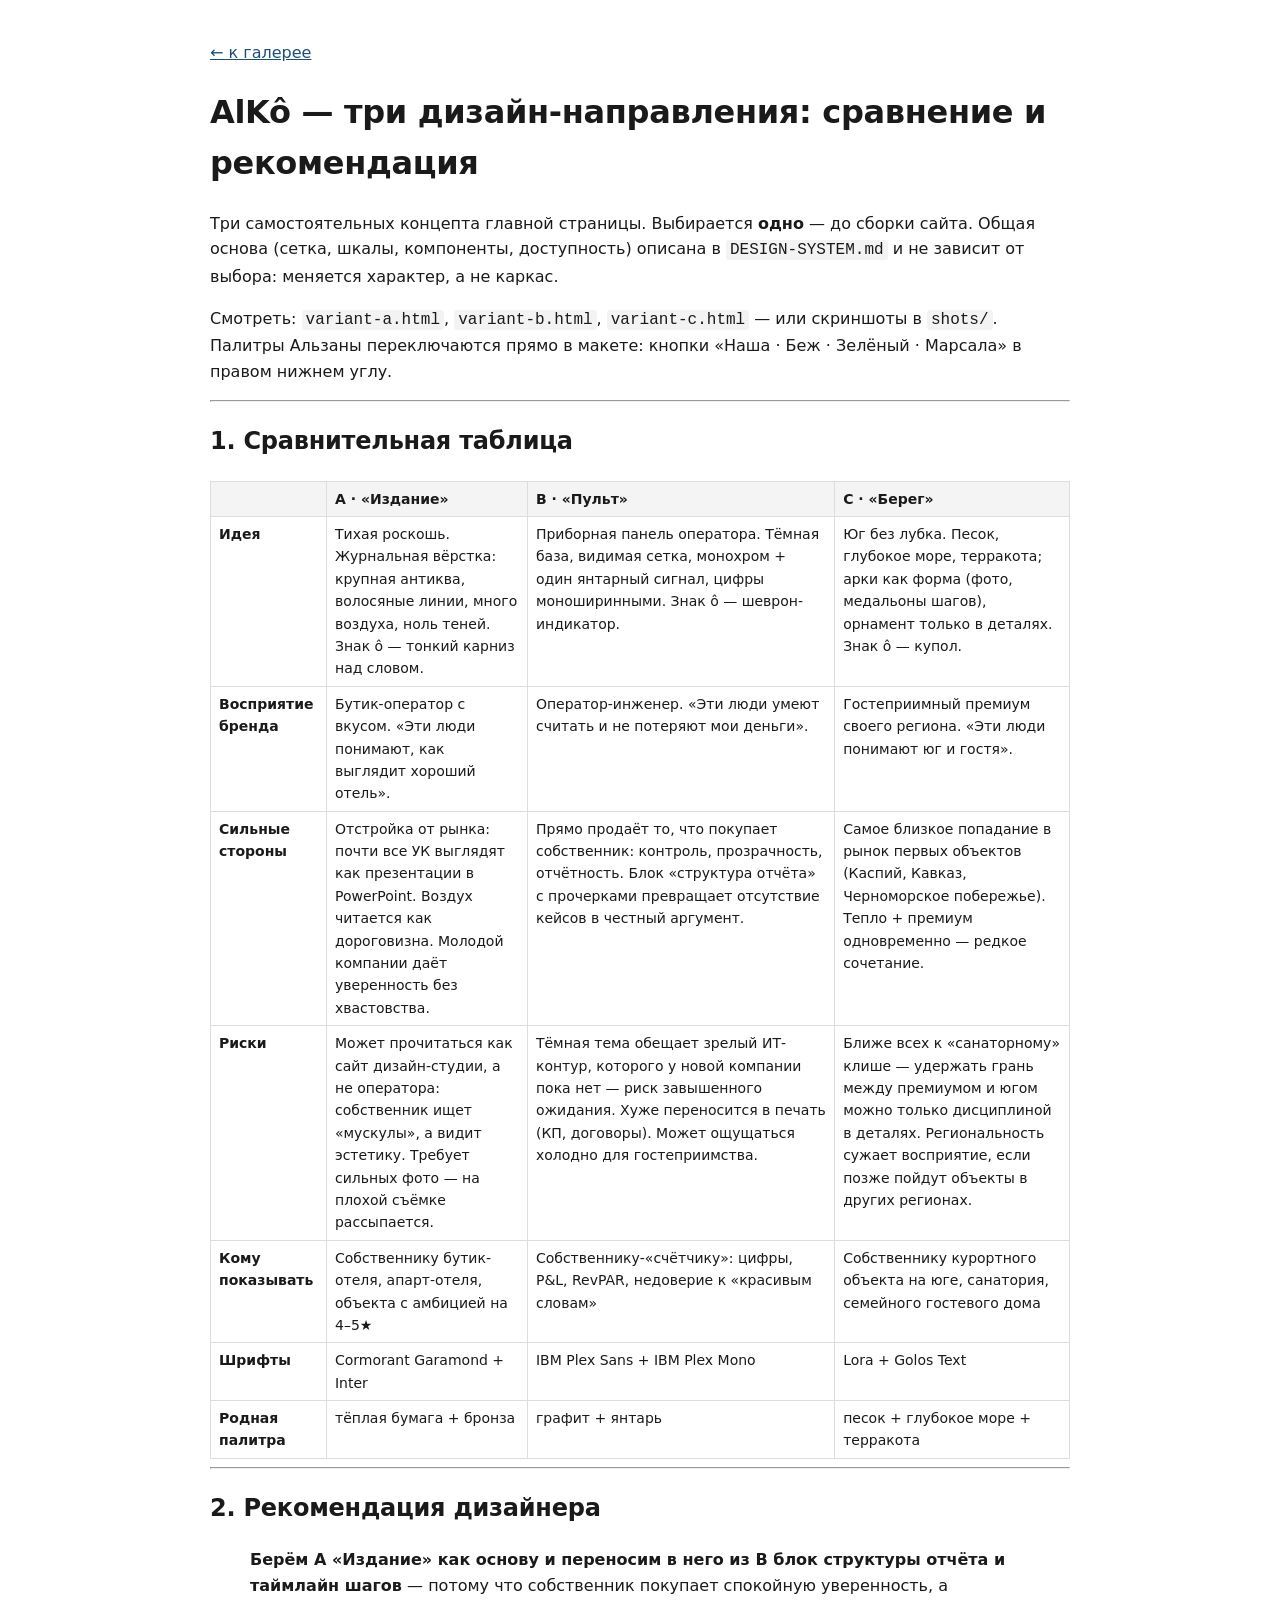
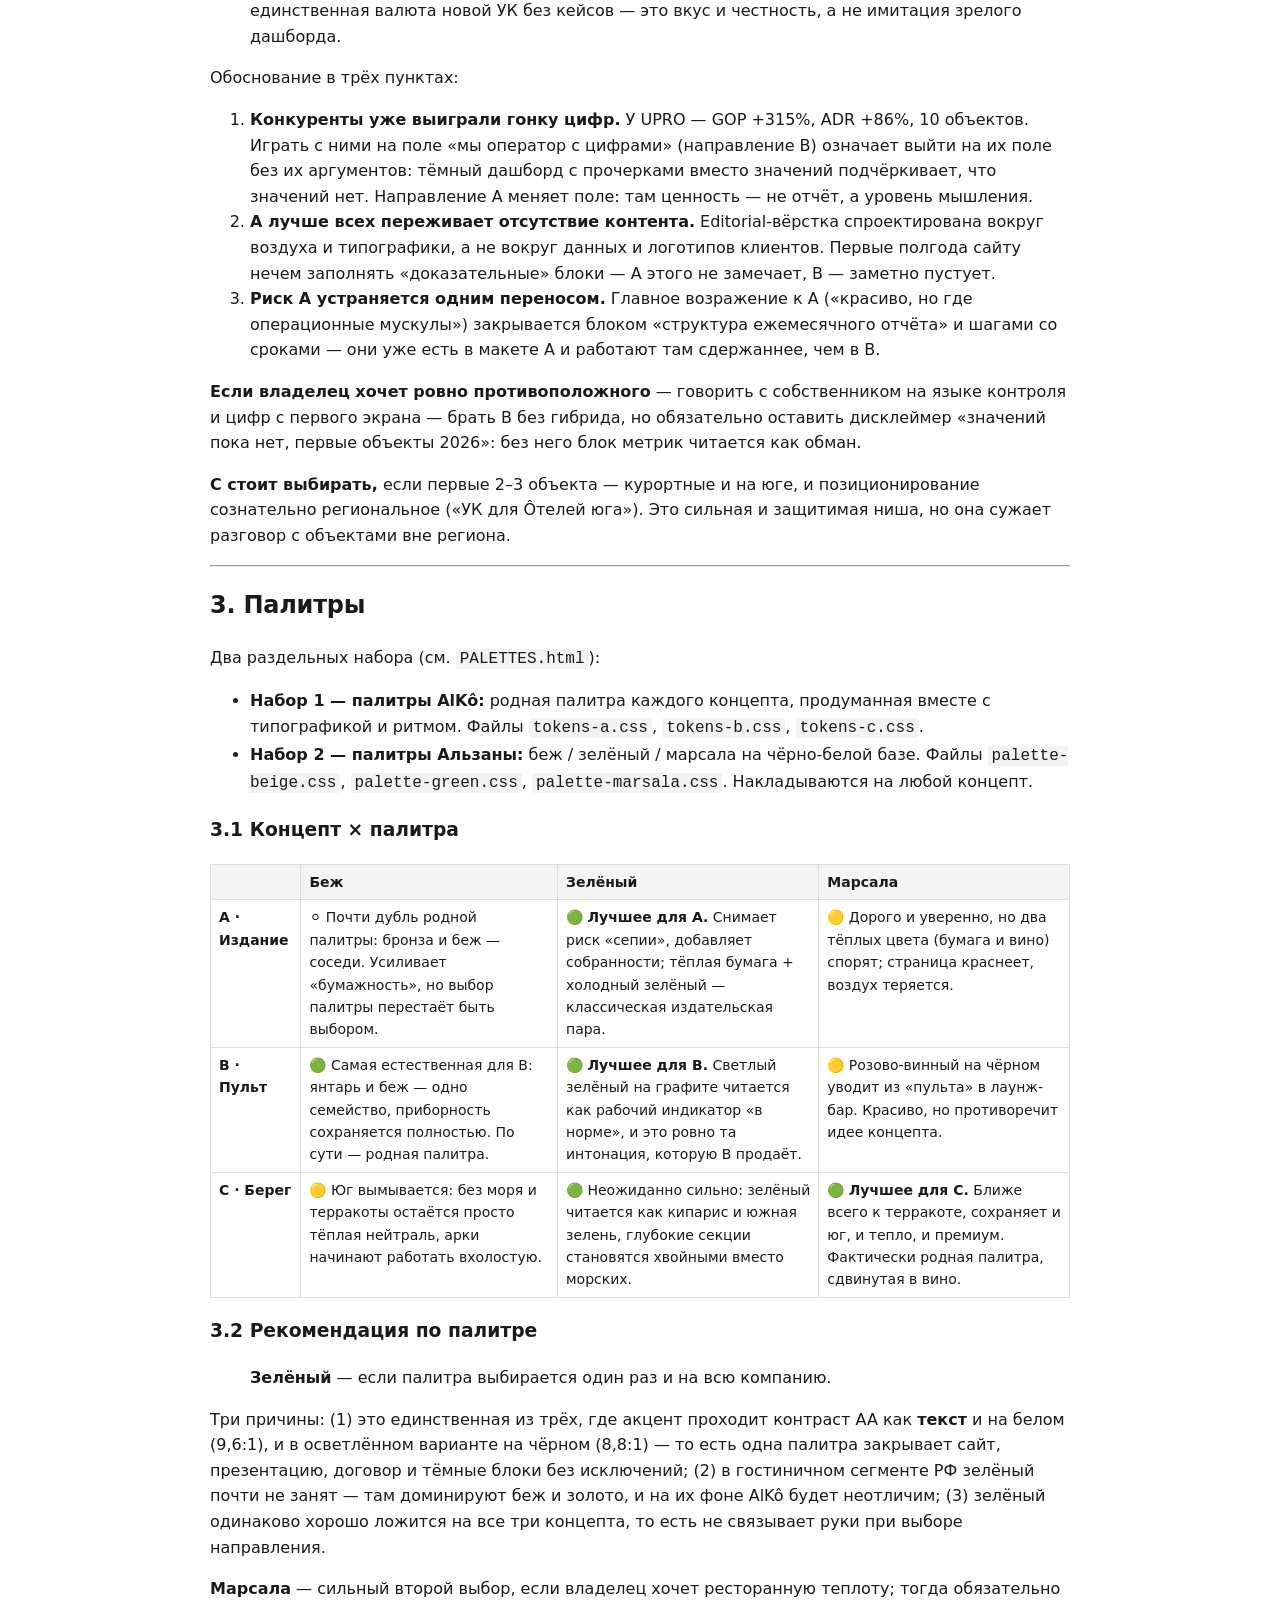
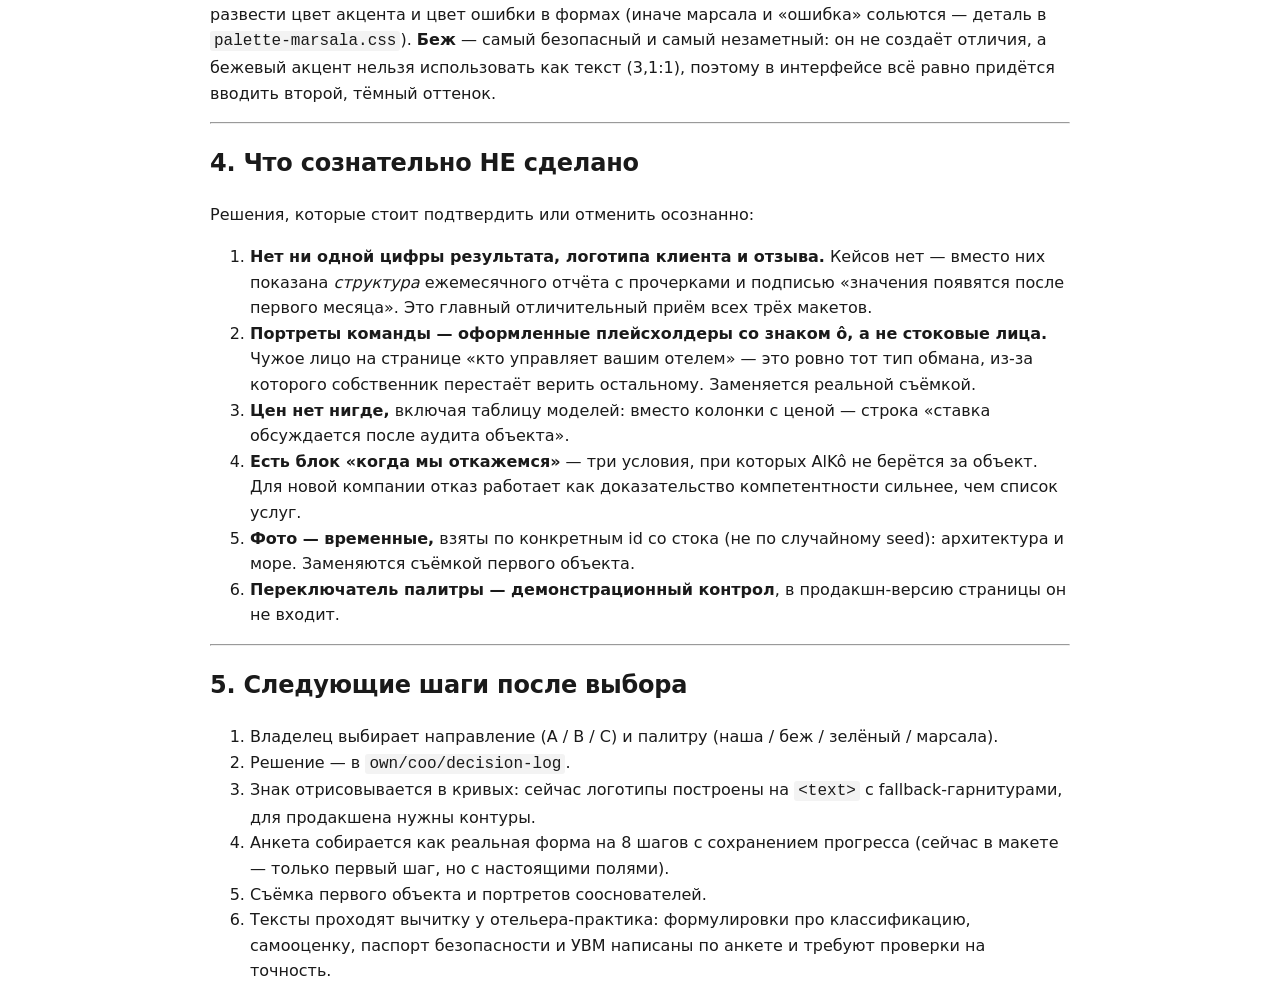
<file: VARIANTS.html>
<!doctype html><html lang="ru"><meta charset="utf-8"><meta name="viewport" content="width=device-width,initial-scale=1"><title>AlKô — сравнение концептов и рекомендация дизайнера</title><style>body{max-width:860px;margin:40px auto;padding:0 20px;font:16px/1.6 -apple-system,Inter,system-ui,sans-serif;color:#1a1a1a}table{border-collapse:collapse;font-size:14px;width:100%}td,th{border:1px solid #ddd;padding:6px 8px;vertical-align:top}th{background:#f4f4f4;text-align:left}h1,h2{letter-spacing:-.01em}code{background:#f3f3f3;padding:1px 4px;border-radius:3px}a{color:#1a4d80}</style><p><a href="./">← к галерее</a></p><h1>AlKô — три дизайн-направления: сравнение и рекомендация</h1>
<p>Три самостоятельных концепта главной страницы. Выбирается <strong>одно</strong> — до сборки сайта.
Общая основа (сетка, шкалы, компоненты, доступность) описана в <code>DESIGN-SYSTEM.md</code> и не зависит от выбора: меняется характер, а не каркас.</p>
<p>Смотреть: <code>variant-a.html</code>, <code>variant-b.html</code>, <code>variant-c.html</code> — или скриншоты в <code>shots/</code>.
Палитры Альзаны переключаются прямо в макете: кнопки «Наша · Беж · Зелёный · Марсала» в правом нижнем углу.</p>
<hr />
<h2>1. Сравнительная таблица</h2>
<table>
<thead>
<tr>
<th></th>
<th><strong>A · «Издание»</strong></th>
<th><strong>B · «Пульт»</strong></th>
<th><strong>C · «Берег»</strong></th>
</tr>
</thead>
<tbody>
<tr>
<td><strong>Идея</strong></td>
<td>Тихая роскошь. Журнальная вёрстка: крупная антиква, волосяные линии, много воздуха, ноль теней. Знак ô — тонкий карниз над словом.</td>
<td>Приборная панель оператора. Тёмная база, видимая сетка, монохром + один янтарный сигнал, цифры моноширинными. Знак ô — шеврон-индикатор.</td>
<td>Юг без лубка. Песок, глубокое море, терракота; арки как форма (фото, медальоны шагов), орнамент только в деталях. Знак ô — купол.</td>
</tr>
<tr>
<td><strong>Восприятие бренда</strong></td>
<td>Бутик-оператор с вкусом. «Эти люди понимают, как выглядит хороший отель».</td>
<td>Оператор-инженер. «Эти люди умеют считать и не потеряют мои деньги».</td>
<td>Гостеприимный премиум своего региона. «Эти люди понимают юг и гостя».</td>
</tr>
<tr>
<td><strong>Сильные стороны</strong></td>
<td>Отстройка от рынка: почти все УК выглядят как презентации в PowerPoint. Воздух читается как дороговизна. Молодой компании даёт уверенность без хвастовства.</td>
<td>Прямо продаёт то, что покупает собственник: контроль, прозрачность, отчётность. Блок «структура отчёта» с прочерками превращает отсутствие кейсов в честный аргумент.</td>
<td>Самое близкое попадание в рынок первых объектов (Каспий, Кавказ, Черноморское побережье). Тепло + премиум одновременно — редкое сочетание.</td>
</tr>
<tr>
<td><strong>Риски</strong></td>
<td>Может прочитаться как сайт дизайн-студии, а не оператора: собственник ищет «мускулы», а видит эстетику. Требует сильных фото — на плохой съёмке рассыпается.</td>
<td>Тёмная тема обещает зрелый ИТ-контур, которого у новой компании пока нет — риск завышенного ожидания. Хуже переносится в печать (КП, договоры). Может ощущаться холодно для гостеприимства.</td>
<td>Ближе всех к «санаторному» клише — удержать грань между премиумом и югом можно только дисциплиной в деталях. Региональность сужает восприятие, если позже пойдут объекты в других регионах.</td>
</tr>
<tr>
<td><strong>Кому показывать</strong></td>
<td>Собственнику бутик-отеля, апарт-отеля, объекта с амбицией на 4–5★</td>
<td>Собственнику-«счётчику»: цифры, P&amp;L, RevPAR, недоверие к «красивым словам»</td>
<td>Собственнику курортного объекта на юге, санатория, семейного гостевого дома</td>
</tr>
<tr>
<td><strong>Шрифты</strong></td>
<td>Cormorant Garamond + Inter</td>
<td>IBM Plex Sans + IBM Plex Mono</td>
<td>Lora + Golos Text</td>
</tr>
<tr>
<td><strong>Родная палитра</strong></td>
<td>тёплая бумага + бронза</td>
<td>графит + янтарь</td>
<td>песок + глубокое море + терракота</td>
</tr>
</tbody>
</table>
<hr />
<h2>2. Рекомендация дизайнера</h2>
<blockquote>
<p><strong>Берём A «Издание» как основу и переносим в него из B блок структуры отчёта и таймлайн шагов</strong> — потому что собственник покупает спокойную уверенность, а единственная валюта новой УК без кейсов — это вкус и честность, а не имитация зрелого дашборда.</p>
</blockquote>
<p>Обоснование в трёх пунктах:</p>
<ol>
<li><strong>Конкуренты уже выиграли гонку цифр.</strong> У UPRO — GOP +315%, ADR +86%, 10 объектов. Играть с ними на поле «мы оператор с цифрами» (направление B) означает выйти на их поле без их аргументов: тёмный дашборд с прочерками вместо значений подчёркивает, что значений нет. Направление A меняет поле: там ценность — не отчёт, а уровень мышления.</li>
<li><strong>A лучше всех переживает отсутствие контента.</strong> Editorial-вёрстка спроектирована вокруг воздуха и типографики, а не вокруг данных и логотипов клиентов. Первые полгода сайту нечем заполнять «доказательные» блоки — A этого не замечает, B — заметно пустует.</li>
<li><strong>Риск A устраняется одним переносом.</strong> Главное возражение к A («красиво, но где операционные мускулы») закрывается блоком «структура ежемесячного отчёта» и шагами со сроками — они уже есть в макете A и работают там сдержаннее, чем в B.</li>
</ol>
<p><strong>Если владелец хочет ровно противоположного</strong> — говорить с собственником на языке контроля и цифр с первого экрана — брать B без гибрида, но обязательно оставить дисклеймер «значений пока нет, первые объекты 2026»: без него блок метрик читается как обман.</p>
<p><strong>C стоит выбирать,</strong> если первые 2–3 объекта — курортные и на юге, и позиционирование сознательно региональное («УК для Ôтелей юга»). Это сильная и защитимая ниша, но она сужает разговор с объектами вне региона.</p>
<hr />
<h2>3. Палитры</h2>
<p>Два раздельных набора (см. <code>PALETTES.html</code>):</p>
<ul>
<li><strong>Набор 1 — палитры AlKô:</strong> родная палитра каждого концепта, продуманная вместе с типографикой и ритмом. Файлы <code>tokens-a.css</code>, <code>tokens-b.css</code>, <code>tokens-c.css</code>.</li>
<li><strong>Набор 2 — палитры Альзаны:</strong> беж / зелёный / марсала на чёрно-белой базе. Файлы <code>palette-beige.css</code>, <code>palette-green.css</code>, <code>palette-marsala.css</code>. Накладываются на любой концепт.</li>
</ul>
<h3>3.1 Концепт × палитра</h3>
<table>
<thead>
<tr>
<th></th>
<th><strong>Беж</strong></th>
<th><strong>Зелёный</strong></th>
<th><strong>Марсала</strong></th>
</tr>
</thead>
<tbody>
<tr>
<td><strong>A · Издание</strong></td>
<td>⚪ Почти дубль родной палитры: бронза и беж — соседи. Усиливает «бумажность», но выбор палитры перестаёт быть выбором.</td>
<td>🟢 <strong>Лучшее для A.</strong> Снимает риск «сепии», добавляет собранности; тёплая бумага + холодный зелёный — классическая издательская пара.</td>
<td>🟡 Дорого и уверенно, но два тёплых цвета (бумага и вино) спорят; страница краснеет, воздух теряется.</td>
</tr>
<tr>
<td><strong>B · Пульт</strong></td>
<td>🟢 Самая естественная для B: янтарь и беж — одно семейство, приборность сохраняется полностью. По сути — родная палитра.</td>
<td>🟢 <strong>Лучшее для B.</strong> Светлый зелёный на графите читается как рабочий индикатор «в норме», и это ровно та интонация, которую B продаёт.</td>
<td>🟡 Розово-винный на чёрном уводит из «пульта» в лаунж-бар. Красиво, но противоречит идее концепта.</td>
</tr>
<tr>
<td><strong>C · Берег</strong></td>
<td>🟡 Юг вымывается: без моря и терракоты остаётся просто тёплая нейтраль, арки начинают работать вхолостую.</td>
<td>🟢 Неожиданно сильно: зелёный читается как кипарис и южная зелень, глубокие секции становятся хвойными вместо морских.</td>
<td>🟢 <strong>Лучшее для C.</strong> Ближе всего к терракоте, сохраняет и юг, и тепло, и премиум. Фактически родная палитра, сдвинутая в вино.</td>
</tr>
</tbody>
</table>
<h3>3.2 Рекомендация по палитре</h3>
<blockquote>
<p><strong>Зелёный</strong> — если палитра выбирается один раз и на всю компанию.</p>
</blockquote>
<p>Три причины: (1) это единственная из трёх, где акцент проходит контраст AA как <strong>текст</strong> и на белом (9,6:1), и в осветлённом варианте на чёрном (8,8:1) — то есть одна палитра закрывает сайт, презентацию, договор и тёмные блоки без исключений; (2) в гостиничном сегменте РФ зелёный почти не занят — там доминируют беж и золото, и на их фоне AlKô будет неотличим; (3) зелёный одинаково хорошо ложится на все три концепта, то есть не связывает руки при выборе направления.</p>
<p><strong>Марсала</strong> — сильный второй выбор, если владелец хочет ресторанную теплоту; тогда обязательно развести цвет акцента и цвет ошибки в формах (иначе марсала и «ошибка» сольются — деталь в <code>palette-marsala.css</code>).
<strong>Беж</strong> — самый безопасный и самый незаметный: он не создаёт отличия, а бежевый акцент нельзя использовать как текст (3,1:1), поэтому в интерфейсе всё равно придётся вводить второй, тёмный оттенок.</p>
<hr />
<h2>4. Что сознательно НЕ сделано</h2>
<p>Решения, которые стоит подтвердить или отменить осознанно:</p>
<ol>
<li><strong>Нет ни одной цифры результата, логотипа клиента и отзыва.</strong> Кейсов нет — вместо них показана <em>структура</em> ежемесячного отчёта с прочерками и подписью «значения появятся после первого месяца». Это главный отличительный приём всех трёх макетов.</li>
<li><strong>Портреты команды — оформленные плейсхолдеры со знаком ô, а не стоковые лица.</strong> Чужое лицо на странице «кто управляет вашим отелем» — это ровно тот тип обмана, из-за которого собственник перестаёт верить остальному. Заменяется реальной съёмкой.</li>
<li><strong>Цен нет нигде,</strong> включая таблицу моделей: вместо колонки с ценой — строка «ставка обсуждается после аудита объекта».</li>
<li><strong>Есть блок «когда мы откажемся»</strong> — три условия, при которых AlKô не берётся за объект. Для новой компании отказ работает как доказательство компетентности сильнее, чем список услуг.</li>
<li><strong>Фото — временные,</strong> взяты по конкретным id со стока (не по случайному seed): архитектура и море. Заменяются съёмкой первого объекта.</li>
<li><strong>Переключатель палитры — демонстрационный контрол</strong>, в продакшн-версию страницы он не входит.</li>
</ol>
<hr />
<h2>5. Следующие шаги после выбора</h2>
<ol>
<li>Владелец выбирает направление (A / B / C) и палитру (наша / беж / зелёный / марсала).</li>
<li>Решение — в <code>own/coo/decision-log</code>.</li>
<li>Знак отрисовывается в кривых: сейчас логотипы построены на <code>&lt;text&gt;</code> с fallback-гарнитурами, для продакшена нужны контуры.</li>
<li>Анкета собирается как реальная форма на 8 шагов с сохранением прогресса (сейчас в макете — только первый шаг, но с настоящими полями).</li>
<li>Съёмка первого объекта и портретов сооснователей.</li>
<li>Тексты проходят вычитку у отельера-практика: формулировки про классификацию, самооценку, паспорт безопасности и УВМ написаны по анкете и требуют проверки на точность.</li>
</ol>
</file>
